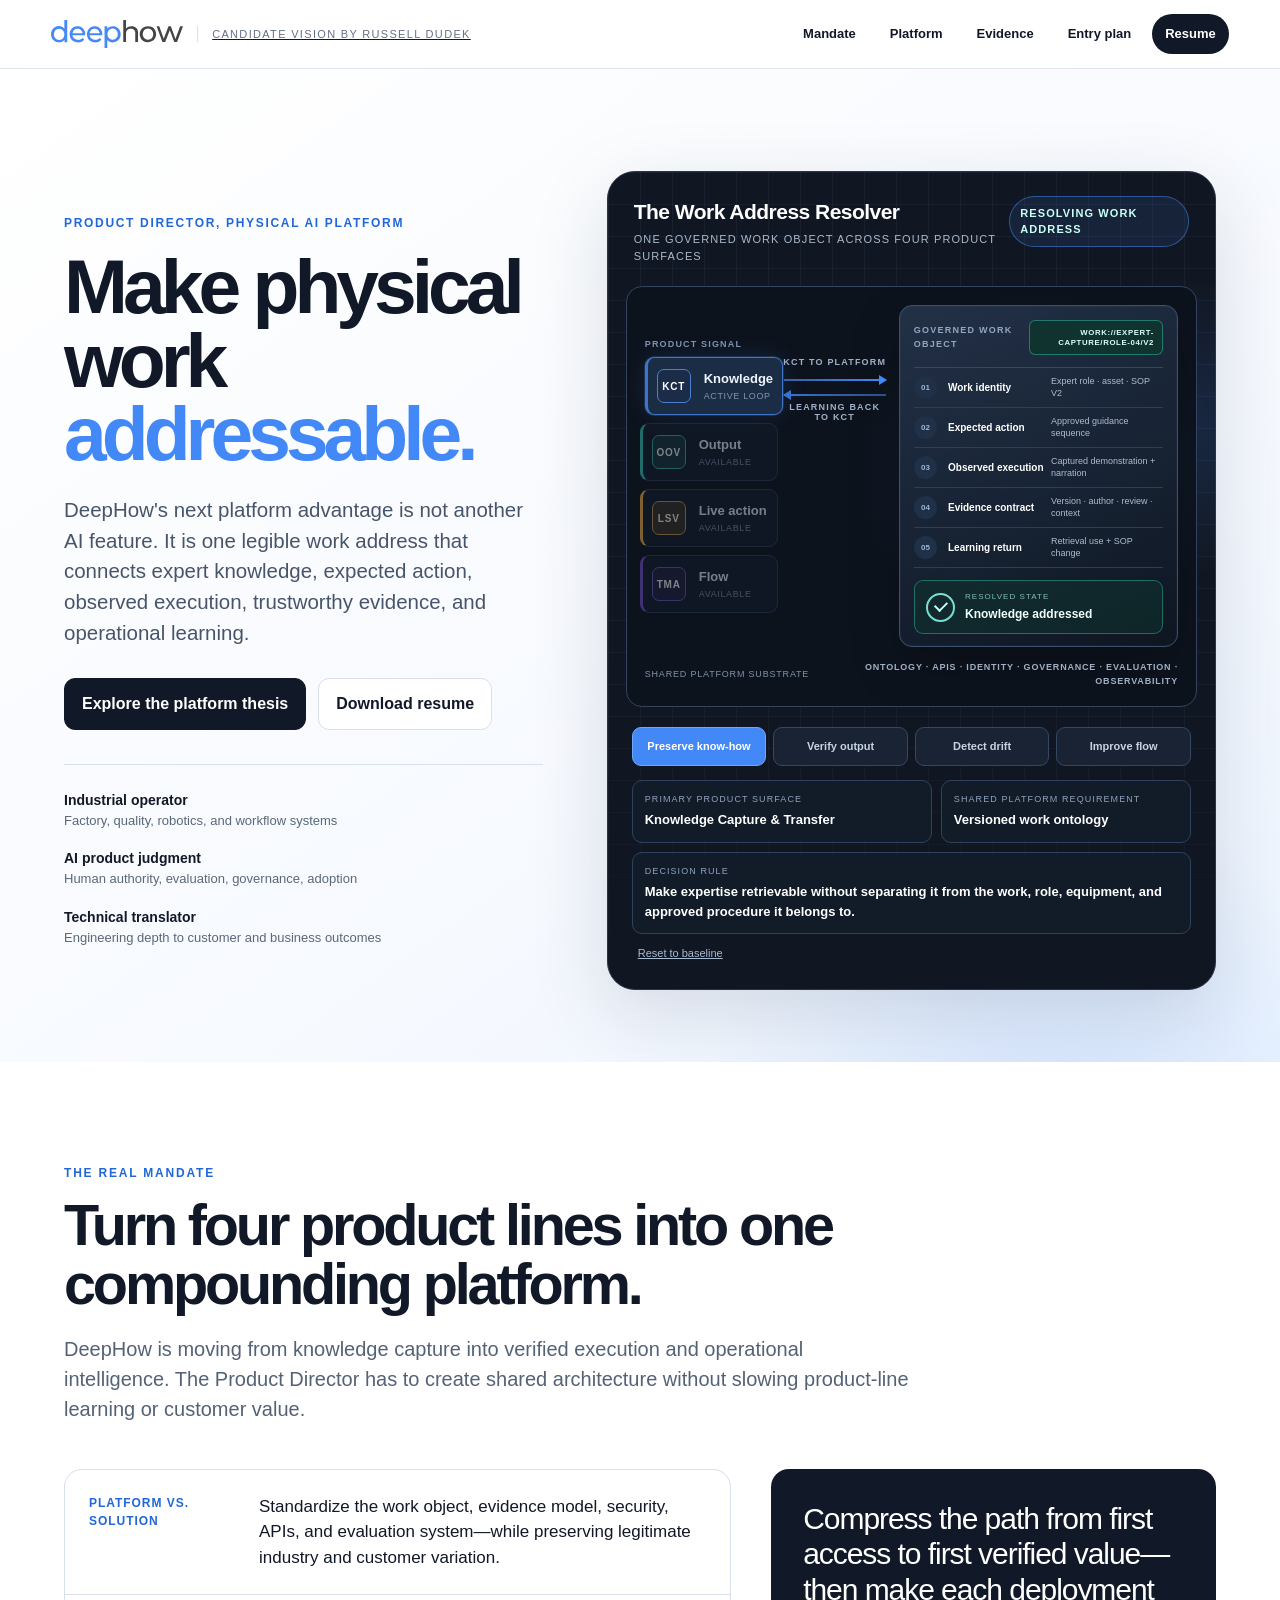
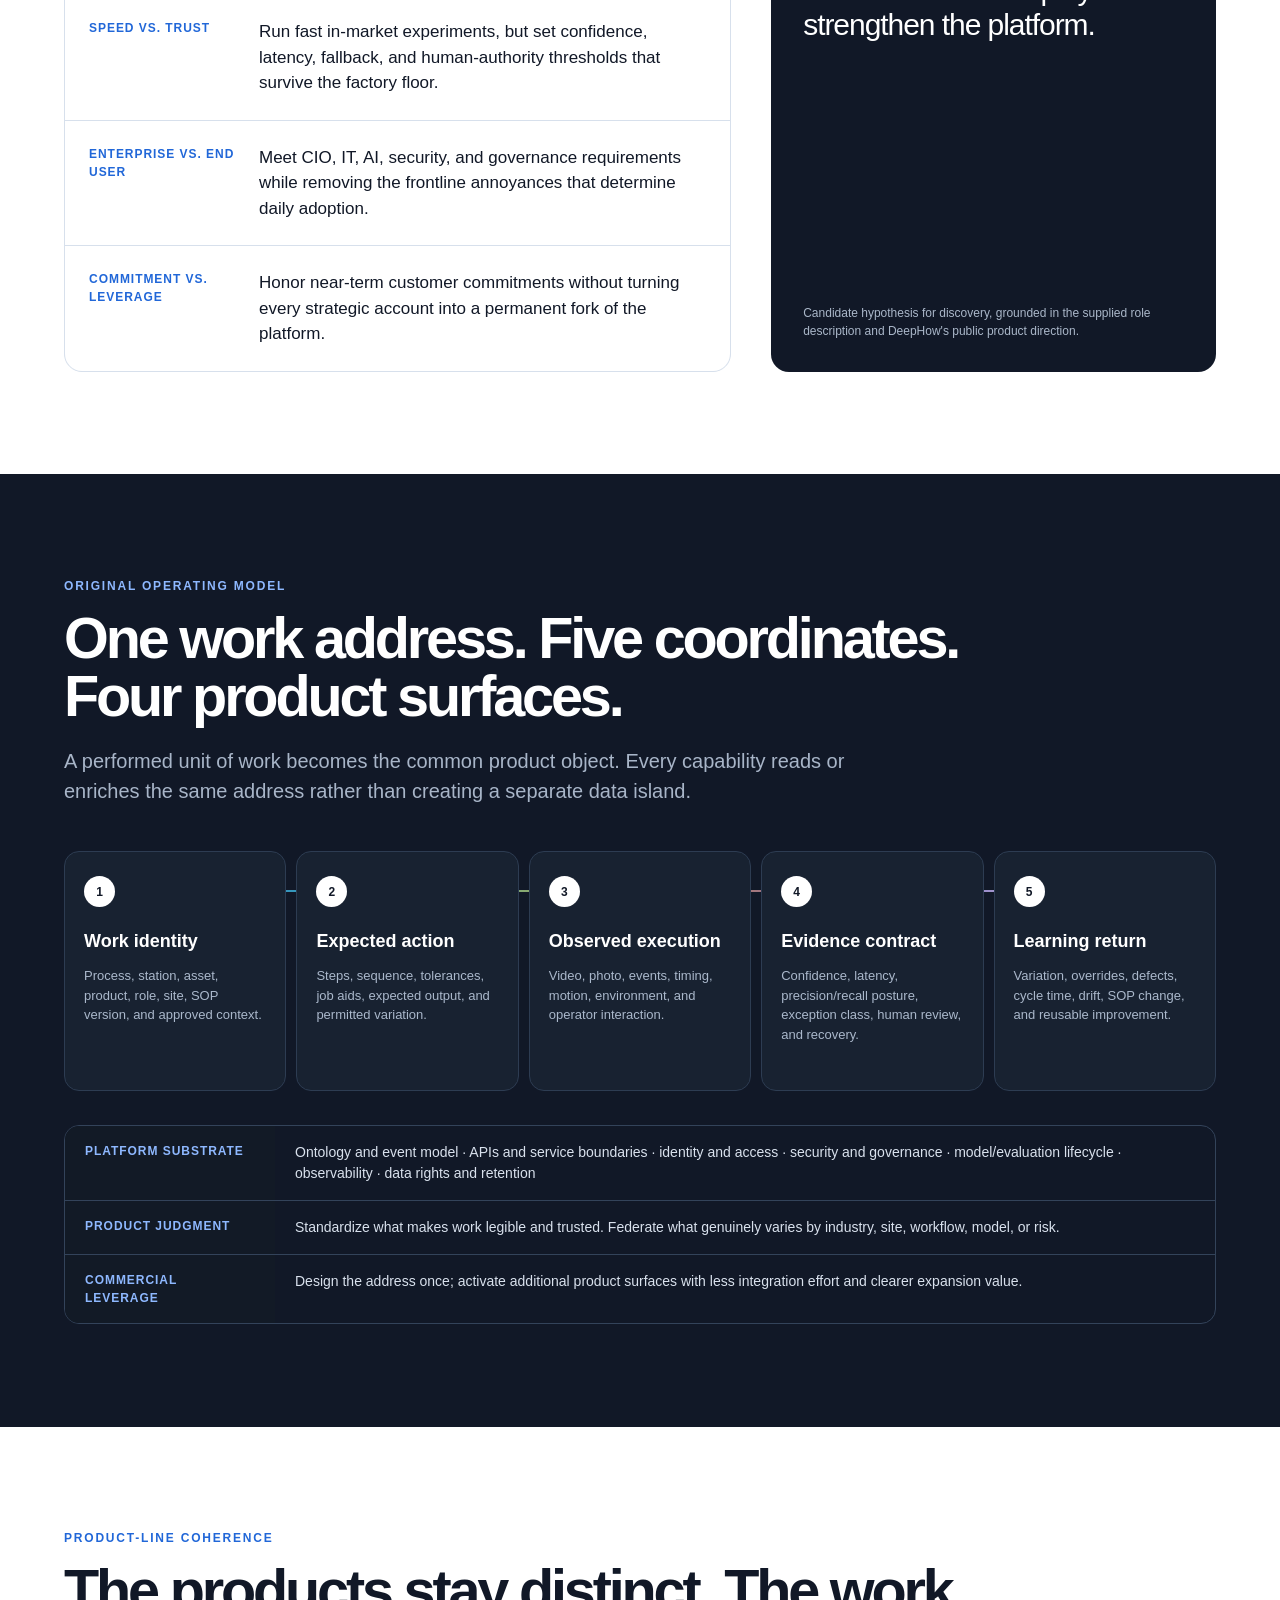
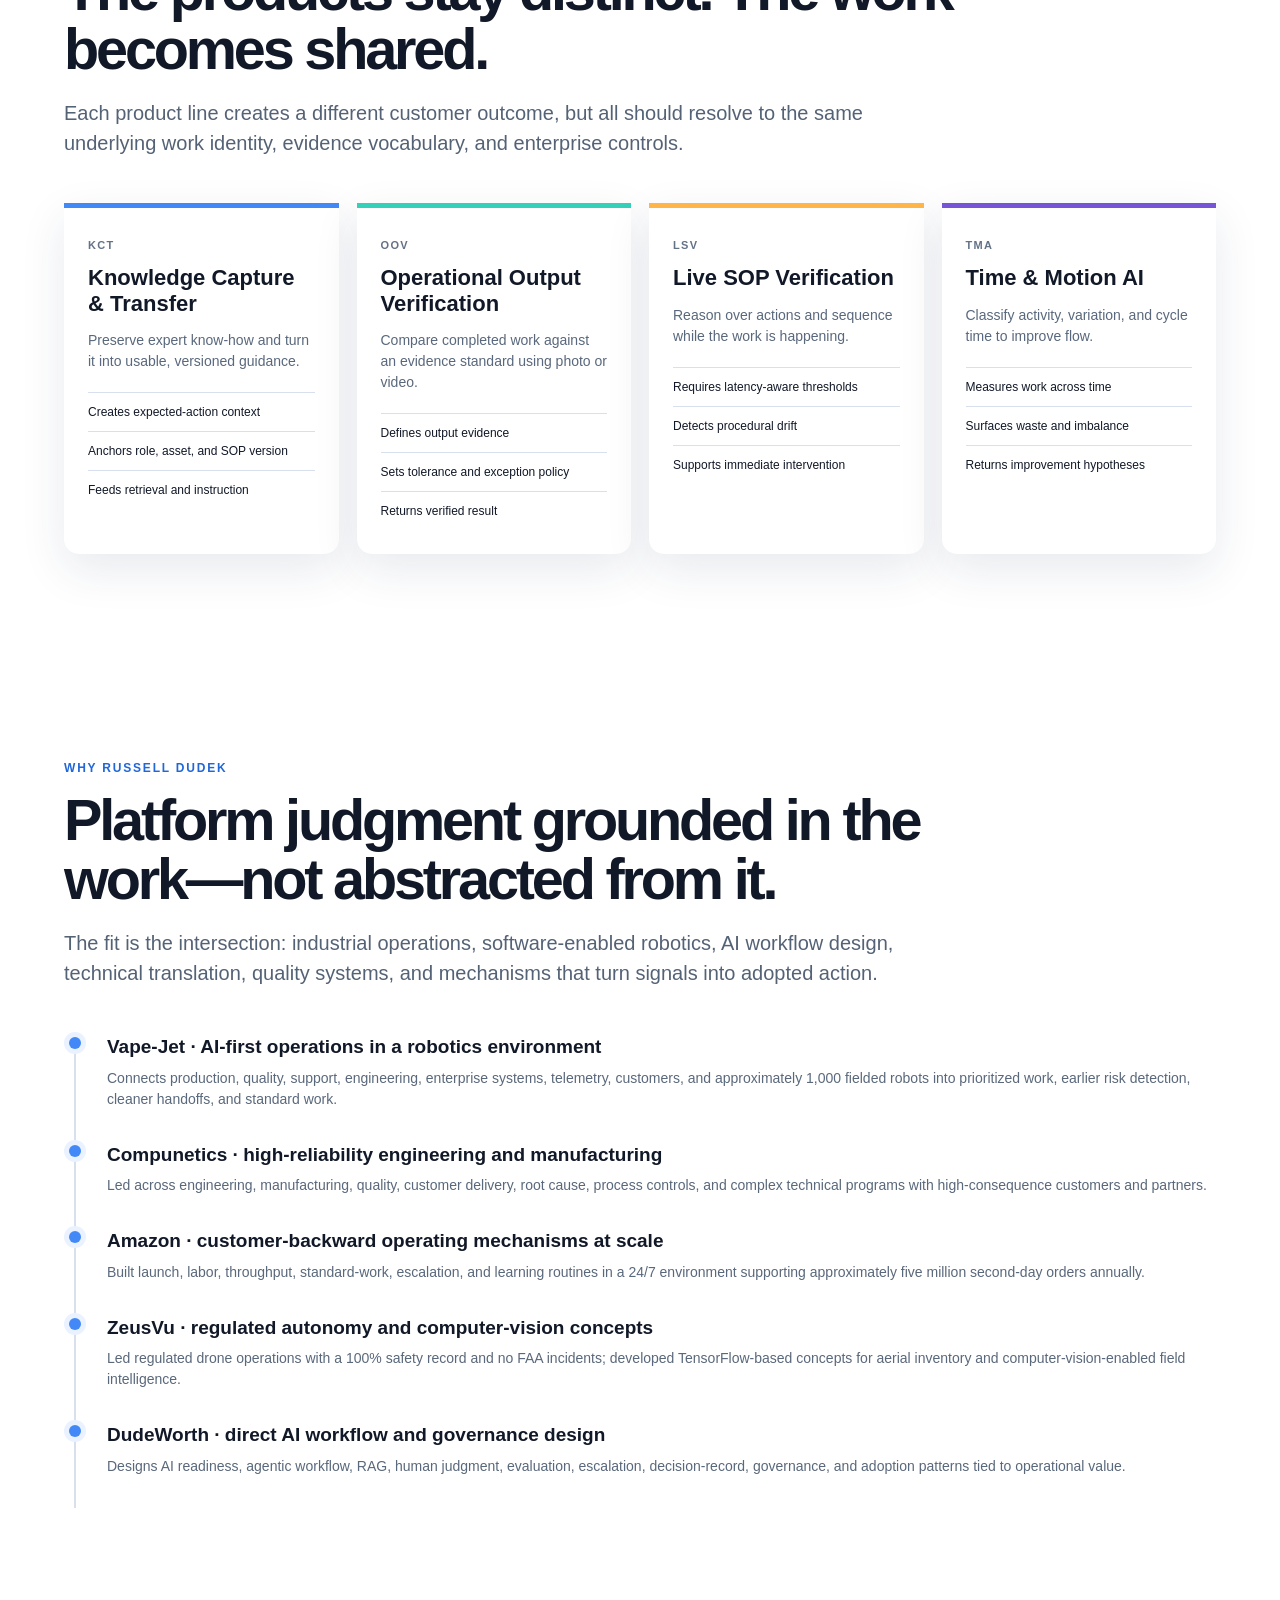
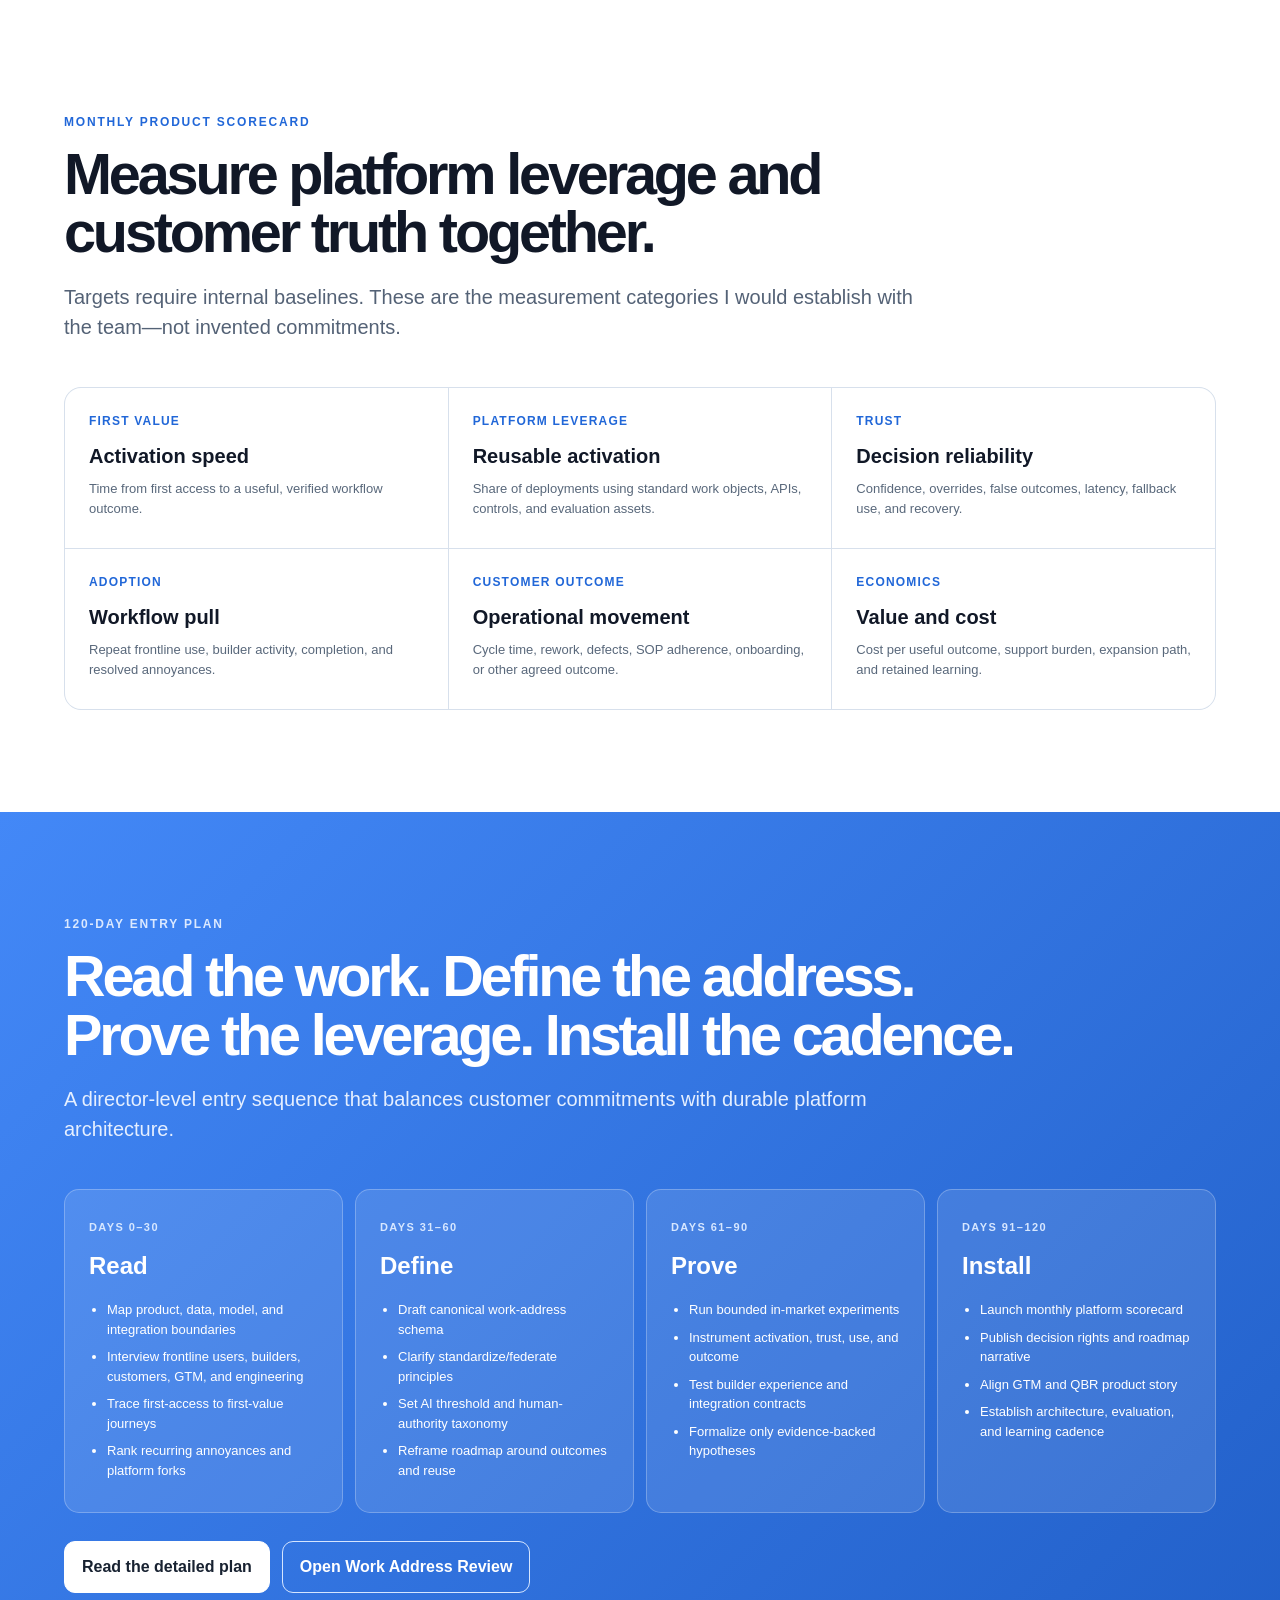
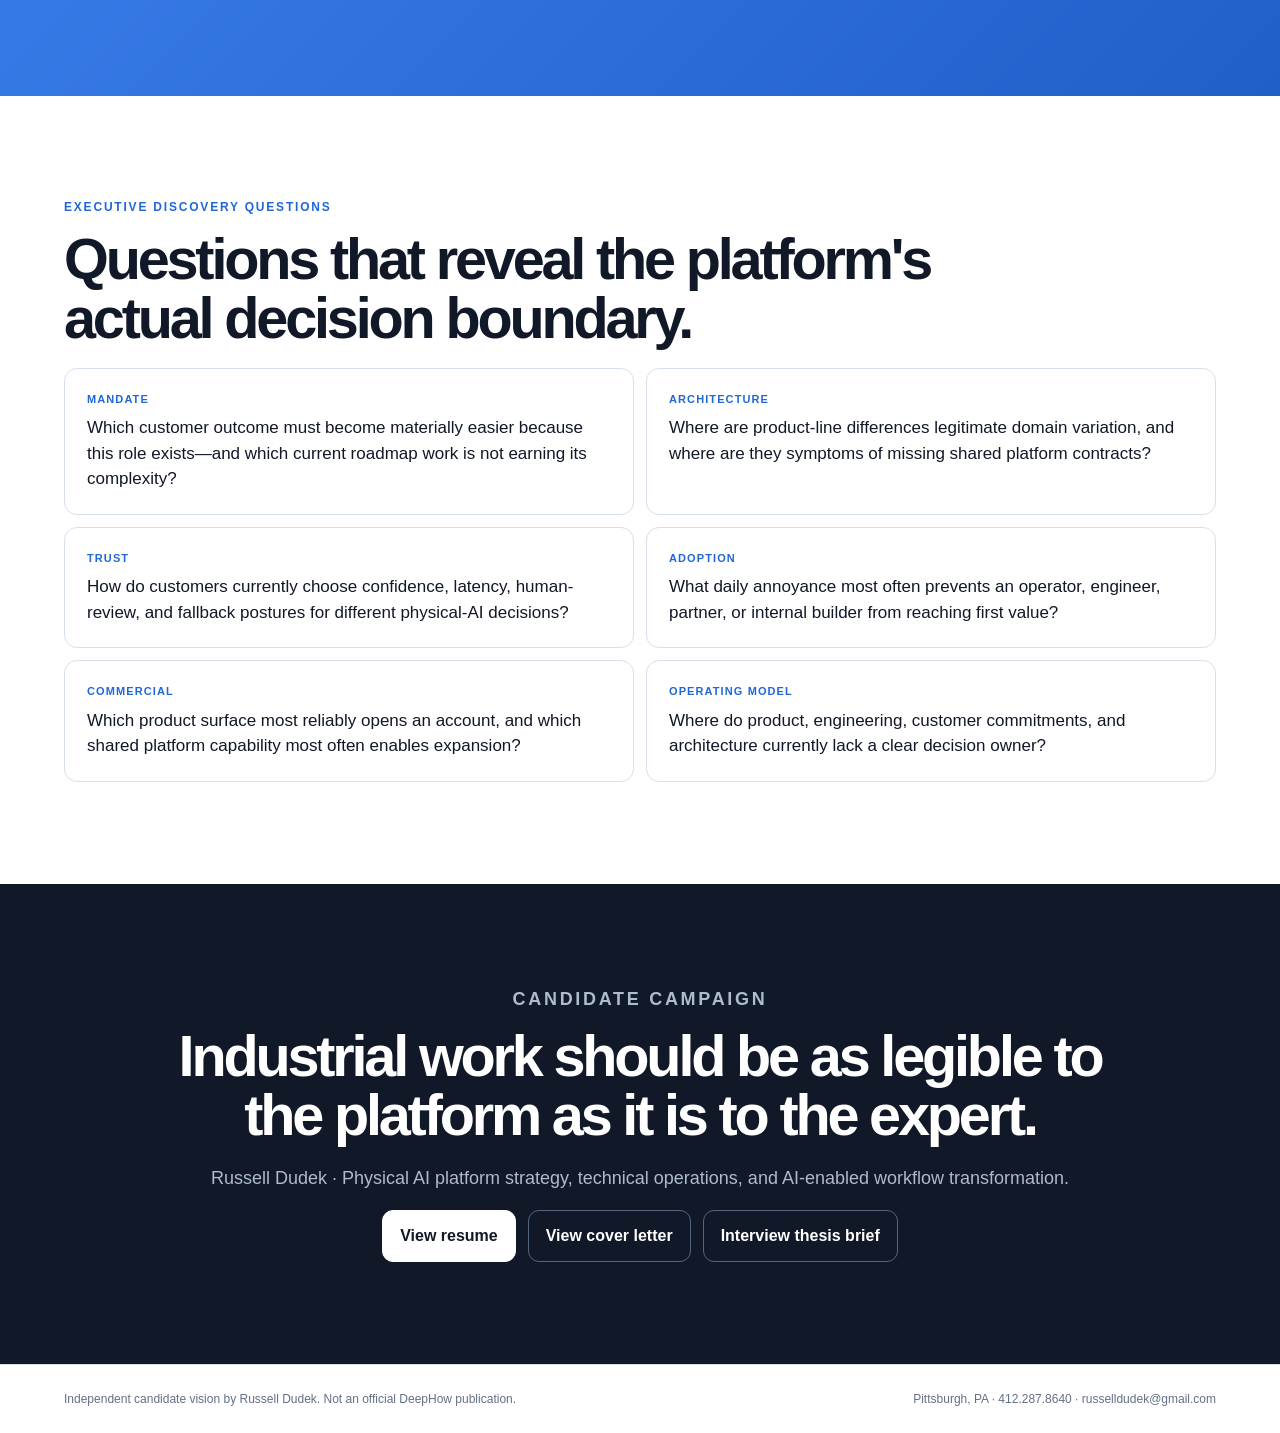
<file: index.html>
<!doctype html><html lang="en"><head><meta charset="utf-8"><meta name="viewport" content="width=device-width,initial-scale=1"><title>Russell Dudek | DeepHow Physical AI Platform</title><link rel="icon" href="assets/brand/deephow-logo.svg" type="image/svg+xml"><meta name="description" content="Independent candidate vision for DeepHow Product Director, Physical AI Platform."><link rel="stylesheet" href="styles.css"><link rel="stylesheet" href="resolver.css"><script defer src="app.js"></script></head><body><nav class="site-nav" aria-label="Primary navigation"><a class="brand-id" href="index.html" aria-label="DeepHow candidate vision home"><img class="company-logo" src="assets/brand/deephow-logo.svg" alt="DeepHow" onerror="this.hidden=true;this.nextElementSibling.hidden=false"><span class="company-wordmark-fallback" hidden><span class="deep">deep</span><span class="how">how</span></span><span class="candidate-label">Candidate vision by Russell Dudek</span></a><button class="mobile-toggle" aria-expanded="false" aria-controls="site-links">Menu</button><div class="site-links" id="site-links"><a href="#mandate">Mandate</a><a href="#architecture">Platform</a><a href="#evidence">Evidence</a><a href="#entry">Entry plan</a><a class="nav-button" href="resume.html">Resume</a></div></nav>
<main>
<section class="hero"><div class="hero-grid"><div><p class="eyebrow">Product Director, Physical AI Platform</p><h1>Make physical work <em>addressable.</em></h1><p class="lead">DeepHow's next platform advantage is not another AI feature. It is one legible work address that connects expert knowledge, expected action, observed execution, trustworthy evidence, and operational learning.</p><div class="hero-actions"><a class="button" href="#architecture">Explore the platform thesis</a><a class="button secondary" href="docs/Russell-Dudek-DeepHow-Resume.pdf" download="Russell-Dudek-DeepHow-Resume.pdf">Download resume</a></div><div class="micro-proof"><div><strong>Industrial operator</strong>Factory, quality, robotics, and workflow systems</div><div><strong>AI product judgment</strong>Human authority, evaluation, governance, adoption</div><div><strong>Technical translator</strong>Engineering depth to customer and business outcomes</div></div></div>
<div class="coordinate-stage" id="work-coordinate" data-phase="idle" data-scenario="knowledge" aria-label="Interactive Work Address Resolver">
  <div class="stage-header"><div><h2>The Work Address Resolver</h2><p>One governed work object across four product surfaces</p></div><span class="stage-state" id="stage-state">Resolving work address</span></div>
  <div class="resolver-viewport" aria-hidden="true">
    <div class="source-rail">
      <span class="source-rail-label">Product signal</span>
      <div class="work-source source-knowledge" data-source="knowledge" aria-current="true"><span class="source-code">KCT</span><span><strong>Knowledge</strong><small class="source-state">Signal selected</small></span></div>
      <div class="work-source source-output" data-source="output" aria-current="false"><span class="source-code">OOV</span><span><strong>Output</strong><small class="source-state">Available</small></span></div>
      <div class="work-source source-live" data-source="live" aria-current="false"><span class="source-code">LSV</span><span><strong>Live action</strong><small class="source-state">Available</small></span></div>
      <div class="work-source source-motion" data-source="motion" aria-current="false"><span class="source-code">TMA</span><span><strong>Flow</strong><small class="source-state">Available</small></span></div>
    </div>
    <div class="resolution-bridge">
      <span class="bridge-label signal-label">Work signal</span><div class="signal-line"><span class="resolution-packet"></span></div>
      <span class="bridge-label return-label">Learning return</span><div class="return-line"><span class="learning-return"></span></div>
    </div>
    <div class="address-assembly">
      <div class="assembly-header"><span>Governed work object</span><strong class="address-tag" id="address-tag">WORK://EXPERT-CAPTURE/ROLE-04/V2</strong></div>
      <div class="address-coordinate" style="--order:0"><span>01</span><b>Work identity</b><em id="coordinate-identity">Expert role · asset · SOP V2</em></div>
      <div class="address-coordinate" style="--order:1"><span>02</span><b>Expected action</b><em id="coordinate-expected">Approved guidance sequence</em></div>
      <div class="address-coordinate" style="--order:2"><span>03</span><b>Observed execution</b><em id="coordinate-observed">Captured demonstration + narration</em></div>
      <div class="address-coordinate" style="--order:3"><span>04</span><b>Evidence contract</b><em id="coordinate-evidence">Version · author · review · context</em></div>
      <div class="address-coordinate" style="--order:4"><span>05</span><b>Learning return</b><em id="coordinate-learning">Retrieval use + SOP change</em></div>
      <div class="resolution-lock"><span class="lock-mark" aria-hidden="true"></span><span><small>Resolved state</small><strong id="resolver-result">Knowledge addressed</strong></span></div>
    </div>
    <div class="shared-substrate"><span>Shared platform substrate</span><i></i><b>Ontology · APIs · identity · governance · evaluation · observability</b></div>
  </div>
  <div class="stage-controls"><div class="scenario-tabs" role="tablist" aria-label="Select a product-line scenario"><button class="scenario-tab" role="tab" aria-selected="true" data-scenario="knowledge">Preserve know-how</button><button class="scenario-tab" role="tab" aria-selected="false" data-scenario="output">Verify output</button><button class="scenario-tab" role="tab" aria-selected="false" data-scenario="live">Detect drift</button><button class="scenario-tab" role="tab" aria-selected="false" data-scenario="motion">Improve flow</button></div><div class="address-readout" aria-live="polite"><div class="readout-block"><span>Primary product surface</span><strong id="surface-value">Knowledge Capture & Transfer</strong></div><div class="readout-block"><span>Shared platform requirement</span><strong id="platform-value">Versioned work ontology</strong></div><div class="readout-block full"><span>Decision rule</span><strong id="decision-value">Make expertise retrievable without separating it from the work, role, equipment, and approved procedure it belongs to.</strong></div></div><button class="reset-button" id="reset-scenario">Reset to baseline</button></div>
</div></div></section>
<section class="section" id="mandate"><div class="section-inner"><p class="section-kicker">The real mandate</p><h2>Turn four product lines into one compounding platform.</h2><p class="section-intro">DeepHow is moving from knowledge capture into verified execution and operational intelligence. The Product Director has to create shared architecture without slowing product-line learning or customer value.</p><div class="pressure-field"><div class="pressure-stack"><div class="pressure-row"><b>Platform vs. solution</b><p>Standardize the work object, evidence model, security, APIs, and evaluation system—while preserving legitimate industry and customer variation.</p></div><div class="pressure-row"><b>Speed vs. trust</b><p>Run fast in-market experiments, but set confidence, latency, fallback, and human-authority thresholds that survive the factory floor.</p></div><div class="pressure-row"><b>Enterprise vs. end user</b><p>Meet CIO, IT, AI, security, and governance requirements while removing the frontline annoyances that determine daily adoption.</p></div><div class="pressure-row"><b>Commitment vs. leverage</b><p>Honor near-term customer commitments without turning every strategic account into a permanent fork of the platform.</p></div></div><aside class="mandate-panel"><blockquote>Compress the path from first access to first verified value—then make each deployment strengthen the platform.</blockquote><small>Candidate hypothesis for discovery, grounded in the supplied role description and DeepHow's public product direction.</small></aside></div></div></section>
<section class="section substrate-section" id="architecture"><div class="section-inner"><p class="section-kicker">Original operating model</p><h2>One work address. Five coordinates. Four product surfaces.</h2><p class="section-intro">A performed unit of work becomes the common product object. Every capability reads or enriches the same address rather than creating a separate data island.</p><div class="address-anatomy"><div class="address-cell"><span class="number">1</span><h3>Work identity</h3><p>Process, station, asset, product, role, site, SOP version, and approved context.</p></div><div class="address-cell"><span class="number">2</span><h3>Expected action</h3><p>Steps, sequence, tolerances, job aids, expected output, and permitted variation.</p></div><div class="address-cell"><span class="number">3</span><h3>Observed execution</h3><p>Video, photo, events, timing, motion, environment, and operator interaction.</p></div><div class="address-cell"><span class="number">4</span><h3>Evidence contract</h3><p>Confidence, latency, precision/recall posture, exception class, human review, and recovery.</p></div><div class="address-cell"><span class="number">5</span><h3>Learning return</h3><p>Variation, overrides, defects, cycle time, drift, SOP change, and reusable improvement.</p></div></div><div class="platform-rails"><div class="rail"><b>Platform substrate</b><span>Ontology and event model · APIs and service boundaries · identity and access · security and governance · model/evaluation lifecycle · observability · data rights and retention</span></div><div class="rail"><b>Product judgment</b><span>Standardize what makes work legible and trusted. Federate what genuinely varies by industry, site, workflow, model, or risk.</span></div><div class="rail"><b>Commercial leverage</b><span>Design the address once; activate additional product surfaces with less integration effort and clearer expansion value.</span></div></div></div></section>
<section class="section"><div class="section-inner"><p class="section-kicker">Product-line coherence</p><h2>The products stay distinct. The work becomes shared.</h2><p class="section-intro">Each product line creates a different customer outcome, but all should resolve to the same underlying work identity, evidence vocabulary, and enterprise controls.</p><div class="product-map"><article class="product-column"><span class="abbr">KCT</span><h3>Knowledge Capture & Transfer</h3><p>Preserve expert know-how and turn it into usable, versioned guidance.</p><ul><li>Creates expected-action context</li><li>Anchors role, asset, and SOP version</li><li>Feeds retrieval and instruction</li></ul></article><article class="product-column"><span class="abbr">OOV</span><h3>Operational Output Verification</h3><p>Compare completed work against an evidence standard using photo or video.</p><ul><li>Defines output evidence</li><li>Sets tolerance and exception policy</li><li>Returns verified result</li></ul></article><article class="product-column"><span class="abbr">LSV</span><h3>Live SOP Verification</h3><p>Reason over actions and sequence while the work is happening.</p><ul><li>Requires latency-aware thresholds</li><li>Detects procedural drift</li><li>Supports immediate intervention</li></ul></article><article class="product-column"><span class="abbr">TMA</span><h3>Time & Motion AI</h3><p>Classify activity, variation, and cycle time to improve flow.</p><ul><li>Measures work across time</li><li>Surfaces waste and imbalance</li><li>Returns improvement hypotheses</li></ul></article></div></div></section>
<section class="section" id="evidence"><div class="section-inner"><p class="section-kicker">Why Russell Dudek</p><h2>Platform judgment grounded in the work—not abstracted from it.</h2><p class="section-intro">The fit is the intersection: industrial operations, software-enabled robotics, AI workflow design, technical translation, quality systems, and mechanisms that turn signals into adopted action.</p><div class="evidence-route" style="grid-template-columns:1fr"><div class="evidence-line"><div class="evidence-item"><h3>Vape-Jet · AI-first operations in a robotics environment</h3><p>Connects production, quality, support, engineering, enterprise systems, telemetry, customers, and approximately 1,000 fielded robots into prioritized work, earlier risk detection, cleaner handoffs, and standard work.</p></div><div class="evidence-item"><h3>Compunetics · high-reliability engineering and manufacturing</h3><p>Led across engineering, manufacturing, quality, customer delivery, root cause, process controls, and complex technical programs with high-consequence customers and partners.</p></div><div class="evidence-item"><h3>Amazon · customer-backward operating mechanisms at scale</h3><p>Built launch, labor, throughput, standard-work, escalation, and learning routines in a 24/7 environment supporting approximately five million second-day orders annually.</p></div><div class="evidence-item"><h3>ZeusVu · regulated autonomy and computer-vision concepts</h3><p>Led regulated drone operations with a 100% safety record and no FAA incidents; developed TensorFlow-based concepts for aerial inventory and computer-vision-enabled field intelligence.</p></div><div class="evidence-item"><h3>DudeWorth · direct AI workflow and governance design</h3><p>Designs AI readiness, agentic workflow, RAG, human judgment, evaluation, escalation, decision-record, governance, and adoption patterns tied to operational value.</p></div></div></div></div></section>
<section class="section"><div class="section-inner"><p class="section-kicker">Monthly product scorecard</p><h2>Measure platform leverage and customer truth together.</h2><p class="section-intro">Targets require internal baselines. These are the measurement categories I would establish with the team—not invented commitments.</p><div class="scorecard"><div class="metric"><b>First value</b><h3>Activation speed</h3><p>Time from first access to a useful, verified workflow outcome.</p></div><div class="metric"><b>Platform leverage</b><h3>Reusable activation</h3><p>Share of deployments using standard work objects, APIs, controls, and evaluation assets.</p></div><div class="metric"><b>Trust</b><h3>Decision reliability</h3><p>Confidence, overrides, false outcomes, latency, fallback use, and recovery.</p></div><div class="metric"><b>Adoption</b><h3>Workflow pull</h3><p>Repeat frontline use, builder activity, completion, and resolved annoyances.</p></div><div class="metric"><b>Customer outcome</b><h3>Operational movement</h3><p>Cycle time, rework, defects, SOP adherence, onboarding, or other agreed outcome.</p></div><div class="metric"><b>Economics</b><h3>Value and cost</h3><p>Cost per useful outcome, support burden, expansion path, and retained learning.</p></div></div></div></section>
<section class="section entry-band" id="entry"><div class="section-inner"><p class="section-kicker">120-day entry plan</p><h2>Read the work. Define the address. Prove the leverage. Install the cadence.</h2><p class="section-intro">A director-level entry sequence that balances customer commitments with durable platform architecture.</p><div class="phases"><article class="phase"><span class="day">Days 0–30</span><h3>Read</h3><ul><li>Map product, data, model, and integration boundaries</li><li>Interview frontline users, builders, customers, GTM, and engineering</li><li>Trace first-access to first-value journeys</li><li>Rank recurring annoyances and platform forks</li></ul></article><article class="phase"><span class="day">Days 31–60</span><h3>Define</h3><ul><li>Draft canonical work-address schema</li><li>Clarify standardize/federate principles</li><li>Set AI threshold and human-authority taxonomy</li><li>Reframe roadmap around outcomes and reuse</li></ul></article><article class="phase"><span class="day">Days 61–90</span><h3>Prove</h3><ul><li>Run bounded in-market experiments</li><li>Instrument activation, trust, use, and outcome</li><li>Test builder experience and integration contracts</li><li>Formalize only evidence-backed hypotheses</li></ul></article><article class="phase"><span class="day">Days 91–120</span><h3>Install</h3><ul><li>Launch monthly platform scorecard</li><li>Publish decision rights and roadmap narrative</li><li>Align GTM and QBR product story</li><li>Establish architecture, evaluation, and learning cadence</li></ul></article></div><div class="hero-actions" style="margin-top:28px"><a class="button" style="background:white;color:#182231;border-color:white" href="120-day-plan.html">Read the detailed plan</a><a class="button secondary" style="border-color:#d5e5ff;color:white;background:transparent" href="work-address-review.html">Open Work Address Review</a></div></div></section>
<section class="section"><div class="section-inner"><p class="section-kicker">Executive discovery questions</p><h2>Questions that reveal the platform's actual decision boundary.</h2><div class="questions-grid"><div class="question"><span>Mandate</span>Which customer outcome must become materially easier because this role exists—and which current roadmap work is not earning its complexity?</div><div class="question"><span>Architecture</span>Where are product-line differences legitimate domain variation, and where are they symptoms of missing shared platform contracts?</div><div class="question"><span>Trust</span>How do customers currently choose confidence, latency, human-review, and fallback postures for different physical-AI decisions?</div><div class="question"><span>Adoption</span>What daily annoyance most often prevents an operator, engineer, partner, or internal builder from reaching first value?</div><div class="question"><span>Commercial</span>Which product surface most reliably opens an account, and which shared platform capability most often enables expansion?</div><div class="question"><span>Operating model</span>Where do product, engineering, customer commitments, and architecture currently lack a clear decision owner?</div></div></div></section>
<section class="section cta"><div class="section-inner"><p class="section-kicker">Candidate campaign</p><h2>Industrial work should be as legible to the platform as it is to the expert.</h2><p>Russell Dudek · Physical AI platform strategy, technical operations, and AI-enabled workflow transformation.</p><div class="cta-actions"><a class="button" href="resume.html">View resume</a><a class="button secondary" href="cover-letter.html">View cover letter</a><a class="button secondary" href="interview-brief.html">Interview thesis brief</a></div></div></section>
</main><footer class="site-footer"><span>Independent candidate vision by Russell Dudek. Not an official DeepHow publication.</span><span>Pittsburgh, PA · 412.287.8640 · russelldudek@gmail.com</span></footer></body></html>
</file>
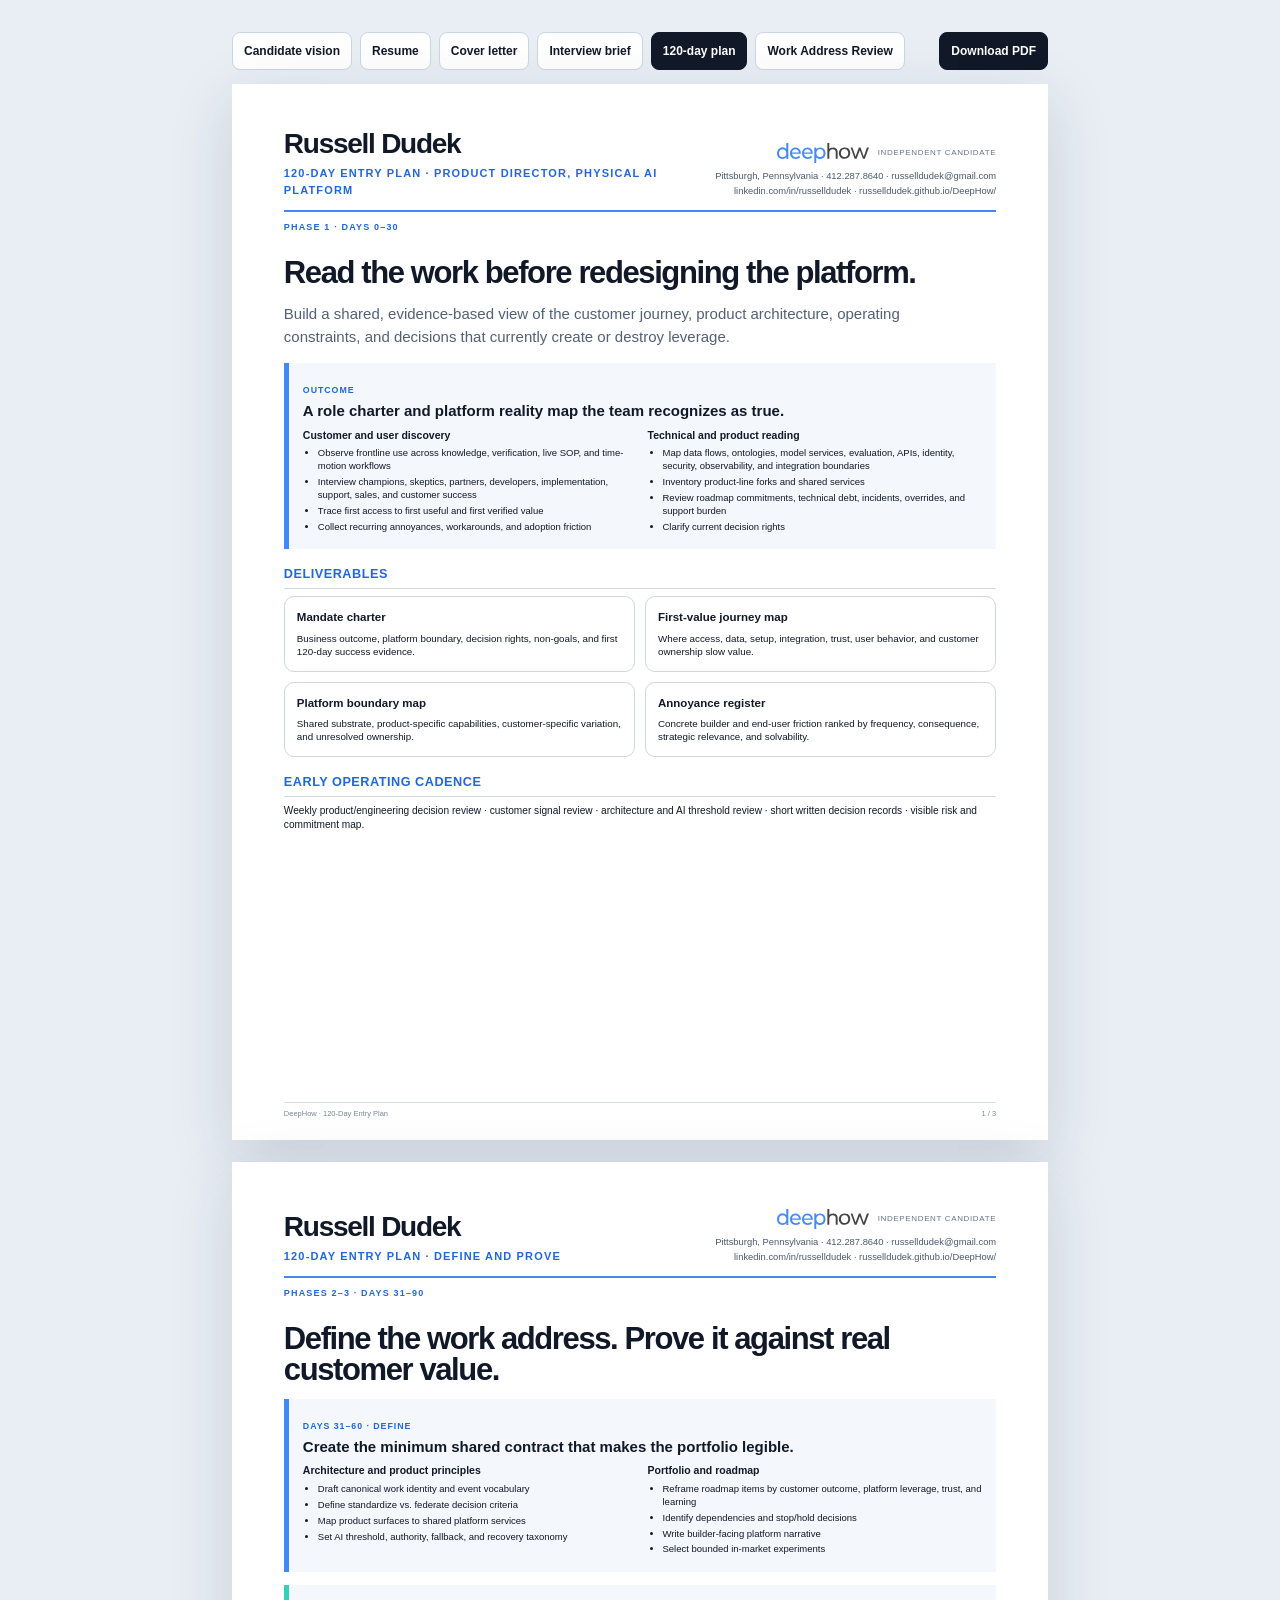
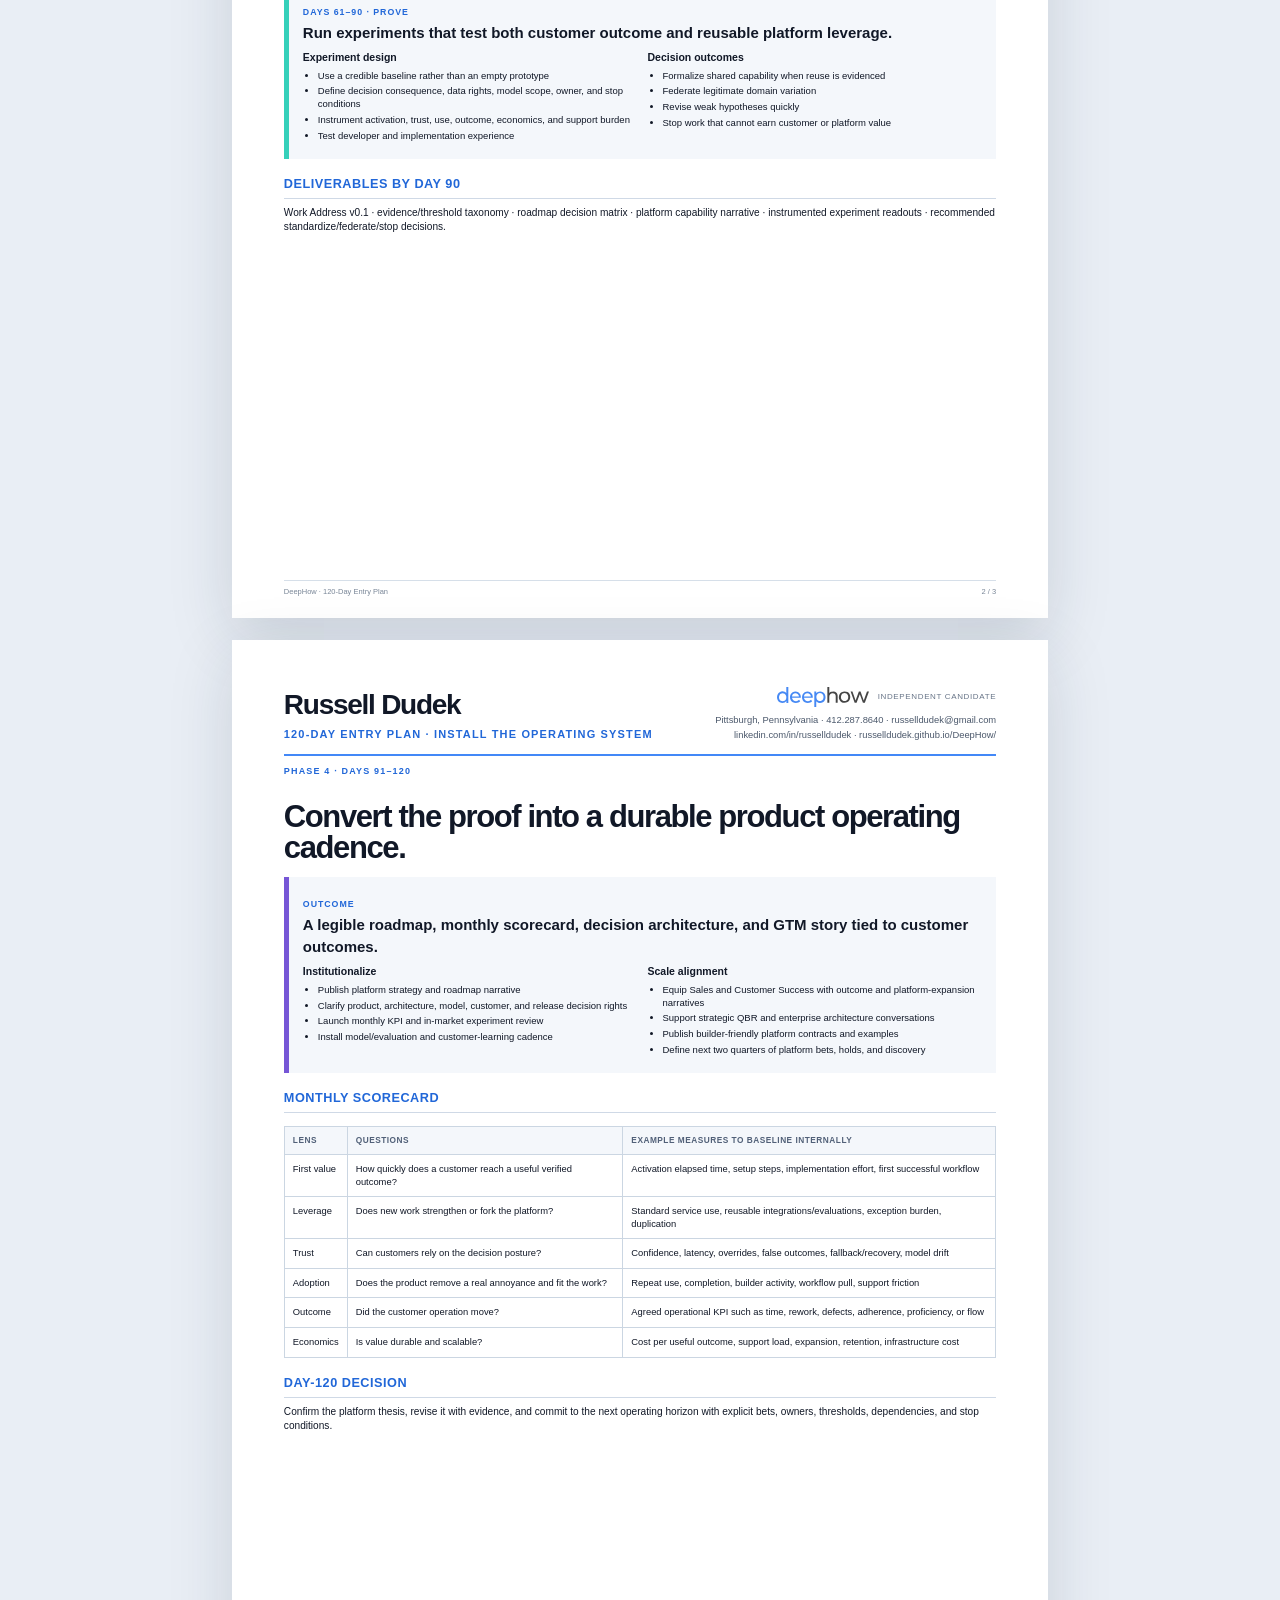
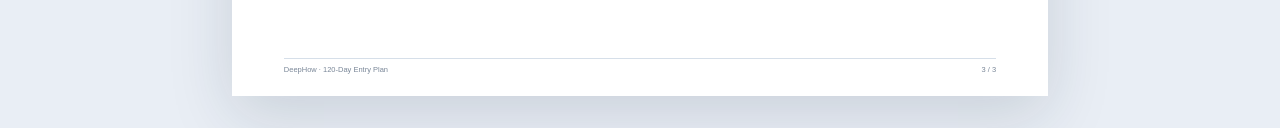
<file: 120-day-plan.html>
<!doctype html><html lang="en"><head><meta charset="utf-8"><meta name="viewport" content="width=device-width,initial-scale=1"><title>120-Day Entry Plan | DeepHow</title><link rel="icon" href="assets/brand/deephow-logo.svg" type="image/svg+xml"><meta name="description" content="120-day entry plan for DeepHow Product Director, Physical AI Platform."><link rel="stylesheet" href="styles.css"><script defer src="app.js"></script></head><body class="document-body"><div class="document-toolbar"><div class="group"><a href="index.html">Candidate vision</a><a href="resume.html">Resume</a><a href="cover-letter.html">Cover letter</a><a href="interview-brief.html">Interview brief</a><a href="120-day-plan.html" class="primary">120-day plan</a><a href="work-address-review.html">Work Address Review</a></div><div class="group"><a class="primary" href="docs/Russell-Dudek-DeepHow-120-Day-Plan.pdf" download="Russell-Dudek-DeepHow-120-Day-Plan.pdf">Download PDF</a></div></div><main class="document-set"><section class="paper paper-break"><header class="doc-header"><div><div class="doc-name">Russell Dudek</div><div class="doc-role">120-Day Entry Plan · Product Director, Physical AI Platform</div></div><div class="doc-contact"><div class="doc-employer"><img class="company-logo" src="assets/brand/deephow-logo.svg" alt="DeepHow" onerror="this.hidden=true;this.nextElementSibling.hidden=false"><span class="company-wordmark-fallback" hidden><span class="deep">deep</span><span class="how">how</span></span><small>Independent candidate</small></div>Pittsburgh, Pennsylvania · 412.287.8640 · russelldudek@gmail.com<br><a href="https://www.linkedin.com/in/russelldudek">linkedin.com/in/russelldudek</a> · <a href="https://russelldudek.github.io/DeepHow/">russelldudek.github.io/DeepHow/</a></div></header><p class="page-kicker">Phase 1 · Days 0–30</p><h1 class="brief-title">Read the work before redesigning the platform.</h1><p class="brief-deck">Build a shared, evidence-based view of the customer journey, product architecture, operating constraints, and decisions that currently create or destroy leverage.</p><div class="plan-phase"><span class="day">Outcome</span><h3>A role charter and platform reality map the team recognizes as true.</h3><div class="plan-grid"><div><h4>Customer and user discovery</h4><ul><li>Observe frontline use across knowledge, verification, live SOP, and time-motion workflows</li><li>Interview champions, skeptics, partners, developers, implementation, support, sales, and customer success</li><li>Trace first access to first useful and first verified value</li><li>Collect recurring annoyances, workarounds, and adoption friction</li></ul></div><div><h4>Technical and product reading</h4><ul><li>Map data flows, ontologies, model services, evaluation, APIs, identity, security, observability, and integration boundaries</li><li>Inventory product-line forks and shared services</li><li>Review roadmap commitments, technical debt, incidents, overrides, and support burden</li><li>Clarify current decision rights</li></ul></div></div></div><section class="doc-section"><h2>Deliverables</h2><div class="brief-grid"><div class="brief-card"><h3>Mandate charter</h3><p>Business outcome, platform boundary, decision rights, non-goals, and first 120-day success evidence.</p></div><div class="brief-card"><h3>First-value journey map</h3><p>Where access, data, setup, integration, trust, user behavior, and customer ownership slow value.</p></div><div class="brief-card"><h3>Platform boundary map</h3><p>Shared substrate, product-specific capabilities, customer-specific variation, and unresolved ownership.</p></div><div class="brief-card"><h3>Annoyance register</h3><p>Concrete builder and end-user friction ranked by frequency, consequence, strategic relevance, and solvability.</p></div></div></section><section class="doc-section"><h2>Early operating cadence</h2><p>Weekly product/engineering decision review · customer signal review · architecture and AI threshold review · short written decision records · visible risk and commitment map.</p></section><footer class="doc-footer"><span>DeepHow · 120-Day Entry Plan</span><span>1 / 3</span></footer></section><section class="paper paper-break"><header class="doc-header"><div><div class="doc-name">Russell Dudek</div><div class="doc-role">120-Day Entry Plan · Define and Prove</div></div><div class="doc-contact"><div class="doc-employer"><img class="company-logo" src="assets/brand/deephow-logo.svg" alt="DeepHow" onerror="this.hidden=true;this.nextElementSibling.hidden=false"><span class="company-wordmark-fallback" hidden><span class="deep">deep</span><span class="how">how</span></span><small>Independent candidate</small></div>Pittsburgh, Pennsylvania · 412.287.8640 · russelldudek@gmail.com<br><a href="https://www.linkedin.com/in/russelldudek">linkedin.com/in/russelldudek</a> · <a href="https://russelldudek.github.io/DeepHow/">russelldudek.github.io/DeepHow/</a></div></header><p class="page-kicker">Phases 2–3 · Days 31–90</p><h1 class="brief-title">Define the work address. Prove it against real customer value.</h1><div class="plan-phase"><span class="day">Days 31–60 · Define</span><h3>Create the minimum shared contract that makes the portfolio legible.</h3><div class="plan-grid"><div><h4>Architecture and product principles</h4><ul><li>Draft canonical work identity and event vocabulary</li><li>Define standardize vs. federate decision criteria</li><li>Map product surfaces to shared platform services</li><li>Set AI threshold, authority, fallback, and recovery taxonomy</li></ul></div><div><h4>Portfolio and roadmap</h4><ul><li>Reframe roadmap items by customer outcome, platform leverage, trust, and learning</li><li>Identify dependencies and stop/hold decisions</li><li>Write builder-facing platform narrative</li><li>Select bounded in-market experiments</li></ul></div></div></div><div class="plan-phase" style="border-color:var(--wa-cyan)"><span class="day">Days 61–90 · Prove</span><h3>Run experiments that test both customer outcome and reusable platform leverage.</h3><div class="plan-grid"><div><h4>Experiment design</h4><ul><li>Use a credible baseline rather than an empty prototype</li><li>Define decision consequence, data rights, model scope, owner, and stop conditions</li><li>Instrument activation, trust, use, outcome, economics, and support burden</li><li>Test developer and implementation experience</li></ul></div><div><h4>Decision outcomes</h4><ul><li>Formalize shared capability when reuse is evidenced</li><li>Federate legitimate domain variation</li><li>Revise weak hypotheses quickly</li><li>Stop work that cannot earn customer or platform value</li></ul></div></div></div><section class="doc-section"><h2>Deliverables by day 90</h2><p>Work Address v0.1 · evidence/threshold taxonomy · roadmap decision matrix · platform capability narrative · instrumented experiment readouts · recommended standardize/federate/stop decisions.</p></section><footer class="doc-footer"><span>DeepHow · 120-Day Entry Plan</span><span>2 / 3</span></footer></section><section class="paper paper-break"><header class="doc-header"><div><div class="doc-name">Russell Dudek</div><div class="doc-role">120-Day Entry Plan · Install the Operating System</div></div><div class="doc-contact"><div class="doc-employer"><img class="company-logo" src="assets/brand/deephow-logo.svg" alt="DeepHow" onerror="this.hidden=true;this.nextElementSibling.hidden=false"><span class="company-wordmark-fallback" hidden><span class="deep">deep</span><span class="how">how</span></span><small>Independent candidate</small></div>Pittsburgh, Pennsylvania · 412.287.8640 · russelldudek@gmail.com<br><a href="https://www.linkedin.com/in/russelldudek">linkedin.com/in/russelldudek</a> · <a href="https://russelldudek.github.io/DeepHow/">russelldudek.github.io/DeepHow/</a></div></header><p class="page-kicker">Phase 4 · Days 91–120</p><h1 class="brief-title">Convert the proof into a durable product operating cadence.</h1><div class="plan-phase" style="border-color:var(--wa-violet)"><span class="day">Outcome</span><h3>A legible roadmap, monthly scorecard, decision architecture, and GTM story tied to customer outcomes.</h3><div class="plan-grid"><div><h4>Institutionalize</h4><ul><li>Publish platform strategy and roadmap narrative</li><li>Clarify product, architecture, model, customer, and release decision rights</li><li>Launch monthly KPI and in-market experiment review</li><li>Install model/evaluation and customer-learning cadence</li></ul></div><div><h4>Scale alignment</h4><ul><li>Equip Sales and Customer Success with outcome and platform-expansion narratives</li><li>Support strategic QBR and enterprise architecture conversations</li><li>Publish builder-friendly platform contracts and examples</li><li>Define next two quarters of platform bets, holds, and discovery</li></ul></div></div></div><section class="doc-section"><h2>Monthly scorecard</h2><table class="review-table"><tr><th>Lens</th><th>Questions</th><th>Example measures to baseline internally</th></tr><tr><td>First value</td><td>How quickly does a customer reach a useful verified outcome?</td><td>Activation elapsed time, setup steps, implementation effort, first successful workflow</td></tr><tr><td>Leverage</td><td>Does new work strengthen or fork the platform?</td><td>Standard service use, reusable integrations/evaluations, exception burden, duplication</td></tr><tr><td>Trust</td><td>Can customers rely on the decision posture?</td><td>Confidence, latency, overrides, false outcomes, fallback/recovery, model drift</td></tr><tr><td>Adoption</td><td>Does the product remove a real annoyance and fit the work?</td><td>Repeat use, completion, builder activity, workflow pull, support friction</td></tr><tr><td>Outcome</td><td>Did the customer operation move?</td><td>Agreed operational KPI such as time, rework, defects, adherence, proficiency, or flow</td></tr><tr><td>Economics</td><td>Is value durable and scalable?</td><td>Cost per useful outcome, support load, expansion, retention, infrastructure cost</td></tr></table></section><section class="doc-section"><h2>Day-120 decision</h2><p>Confirm the platform thesis, revise it with evidence, and commit to the next operating horizon with explicit bets, owners, thresholds, dependencies, and stop conditions.</p></section><footer class="doc-footer"><span>DeepHow · 120-Day Entry Plan</span><span>3 / 3</span></footer></section></main></body></html>
</file>
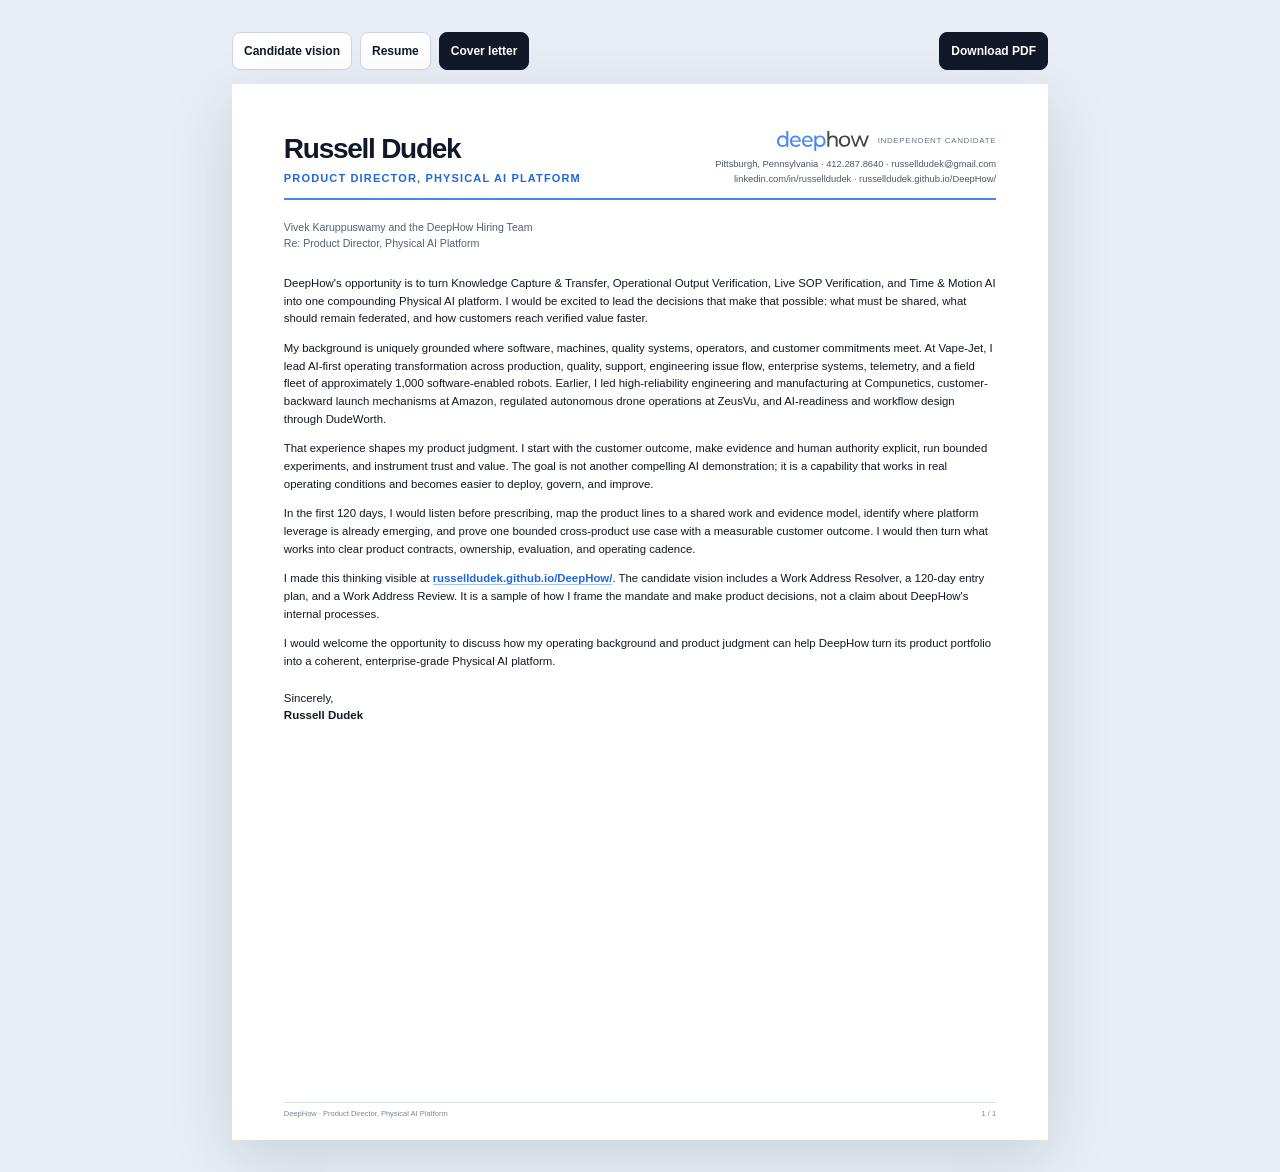
<file: cover-letter.html>
<!doctype html>
<html lang="en">
<head>
  <meta charset="utf-8">
  <meta name="viewport" content="width=device-width,initial-scale=1">
  <title>Russell Dudek Cover Letter | DeepHow</title>
  <link rel="icon" href="assets/brand/deephow-logo.svg" type="image/svg+xml">
  <meta name="description" content="Cover letter for DeepHow Product Director, Physical AI Platform.">
  <link rel="stylesheet" href="styles.css">
  <link rel="stylesheet" href="documents.css">
  <script defer src="app.js"></script>
</head>
<body class="document-body cover-document">
  <div class="document-toolbar">
    <div class="group">
      <a href="index.html">Candidate vision</a>
      <a href="resume.html">Resume</a>
      <a href="cover-letter.html" class="primary">Cover letter</a>
    </div>
    <div class="group">
      <a class="primary" href="docs/Russell-Dudek-DeepHow-Cover-Letter.pdf" download="Russell-Dudek-DeepHow-Cover-Letter.pdf">Download PDF</a>
    </div>
  </div>

  <main class="document-set">
    <section class="paper paper-break">
      <header class="doc-header">
        <div>
          <div class="doc-name">Russell Dudek</div>
          <div class="doc-role">Product Director, Physical AI Platform</div>
        </div>
        <div class="doc-contact">
          <div class="doc-employer">
            <img class="company-logo" src="assets/brand/deephow-logo.svg" alt="DeepHow" onerror="this.hidden=true;this.nextElementSibling.hidden=false">
            <span class="company-wordmark-fallback" hidden><span class="deep">deep</span><span class="how">how</span></span>
            <small>Independent candidate</small>
          </div>
          Pittsburgh, Pennsylvania · 412.287.8640 · russelldudek@gmail.com<br>
          <a href="https://www.linkedin.com/in/russelldudek">linkedin.com/in/russelldudek</a> ·
          <a href="https://russelldudek.github.io/DeepHow/">russelldudek.github.io/DeepHow/</a>
        </div>
      </header>

      <div class="letter-address">Vivek Karuppuswamy and the DeepHow Hiring Team<br>Re: Product Director, Physical AI Platform</div>

      <div class="letter-body">
        <p>DeepHow's opportunity is to turn Knowledge Capture &amp; Transfer, Operational Output Verification, Live SOP Verification, and Time &amp; Motion AI into one compounding Physical AI platform. I would be excited to lead the decisions that make that possible: what must be shared, what should remain federated, and how customers reach verified value faster.</p>

        <p>My background is uniquely grounded where software, machines, quality systems, operators, and customer commitments meet. At Vape-Jet, I lead AI-first operating transformation across production, quality, support, engineering issue flow, enterprise systems, telemetry, and a field fleet of approximately 1,000 software-enabled robots. Earlier, I led high-reliability engineering and manufacturing at Compunetics, customer-backward launch mechanisms at Amazon, regulated autonomous drone operations at ZeusVu, and AI-readiness and workflow design through DudeWorth.</p>

        <p>That experience shapes my product judgment. I start with the customer outcome, make evidence and human authority explicit, run bounded experiments, and instrument trust and value. The goal is not another compelling AI demonstration; it is a capability that works in real operating conditions and becomes easier to deploy, govern, and improve.</p>

        <p>In the first 120 days, I would listen before prescribing, map the product lines to a shared work and evidence model, identify where platform leverage is already emerging, and prove one bounded cross-product use case with a measurable customer outcome. I would then turn what works into clear product contracts, ownership, evaluation, and operating cadence.</p>

        <p>I made this thinking visible at <a href="https://russelldudek.github.io/DeepHow/"><strong>russelldudek.github.io/DeepHow/</strong></a>. The candidate vision includes a Work Address Resolver, a 120-day entry plan, and a Work Address Review. It is a sample of how I frame the mandate and make product decisions, not a claim about DeepHow's internal processes.</p>

        <p>I would welcome the opportunity to discuss how my operating background and product judgment can help DeepHow turn its product portfolio into a coherent, enterprise-grade Physical AI platform.</p>
      </div>

      <div class="signature">Sincerely,<br><strong>Russell Dudek</strong></div>
      <footer class="doc-footer"><span>DeepHow · Product Director, Physical AI Platform</span><span>1 / 1</span></footer>
    </section>
  </main>
</body>
</html>
</file>
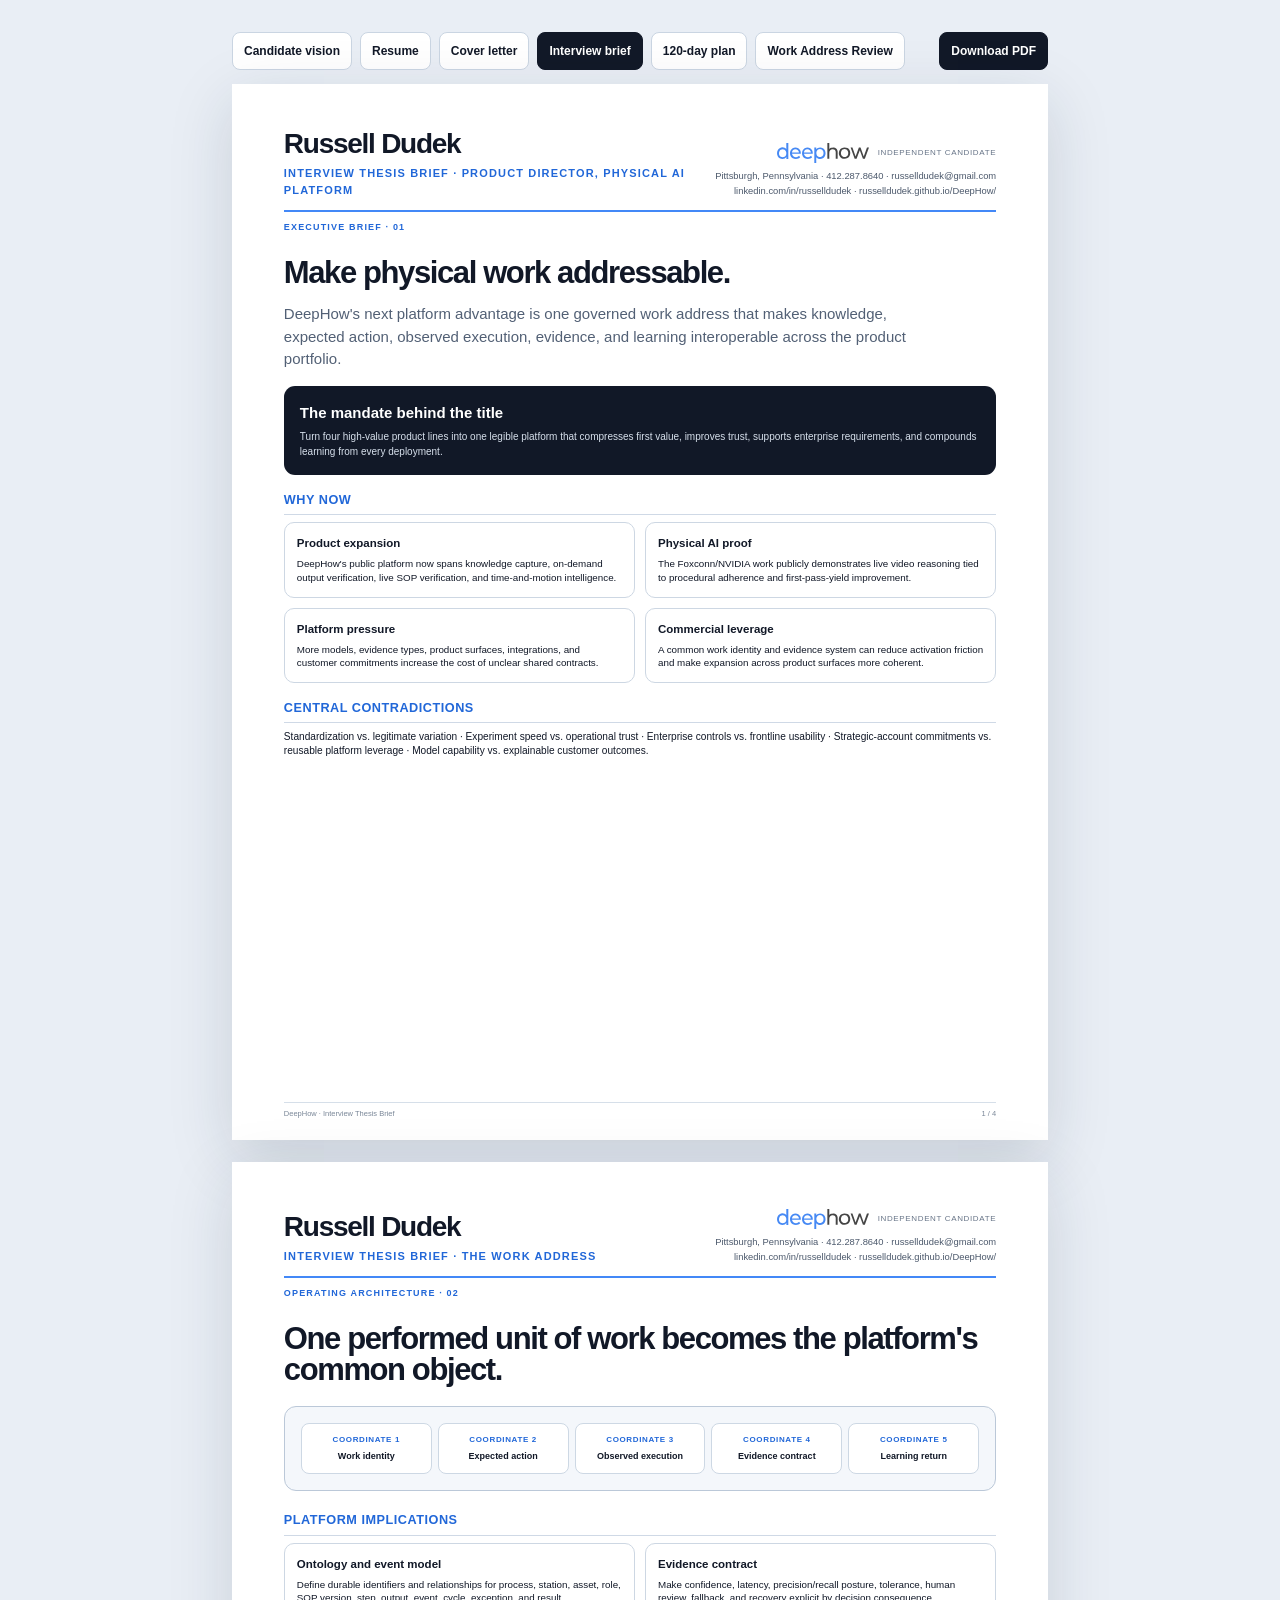
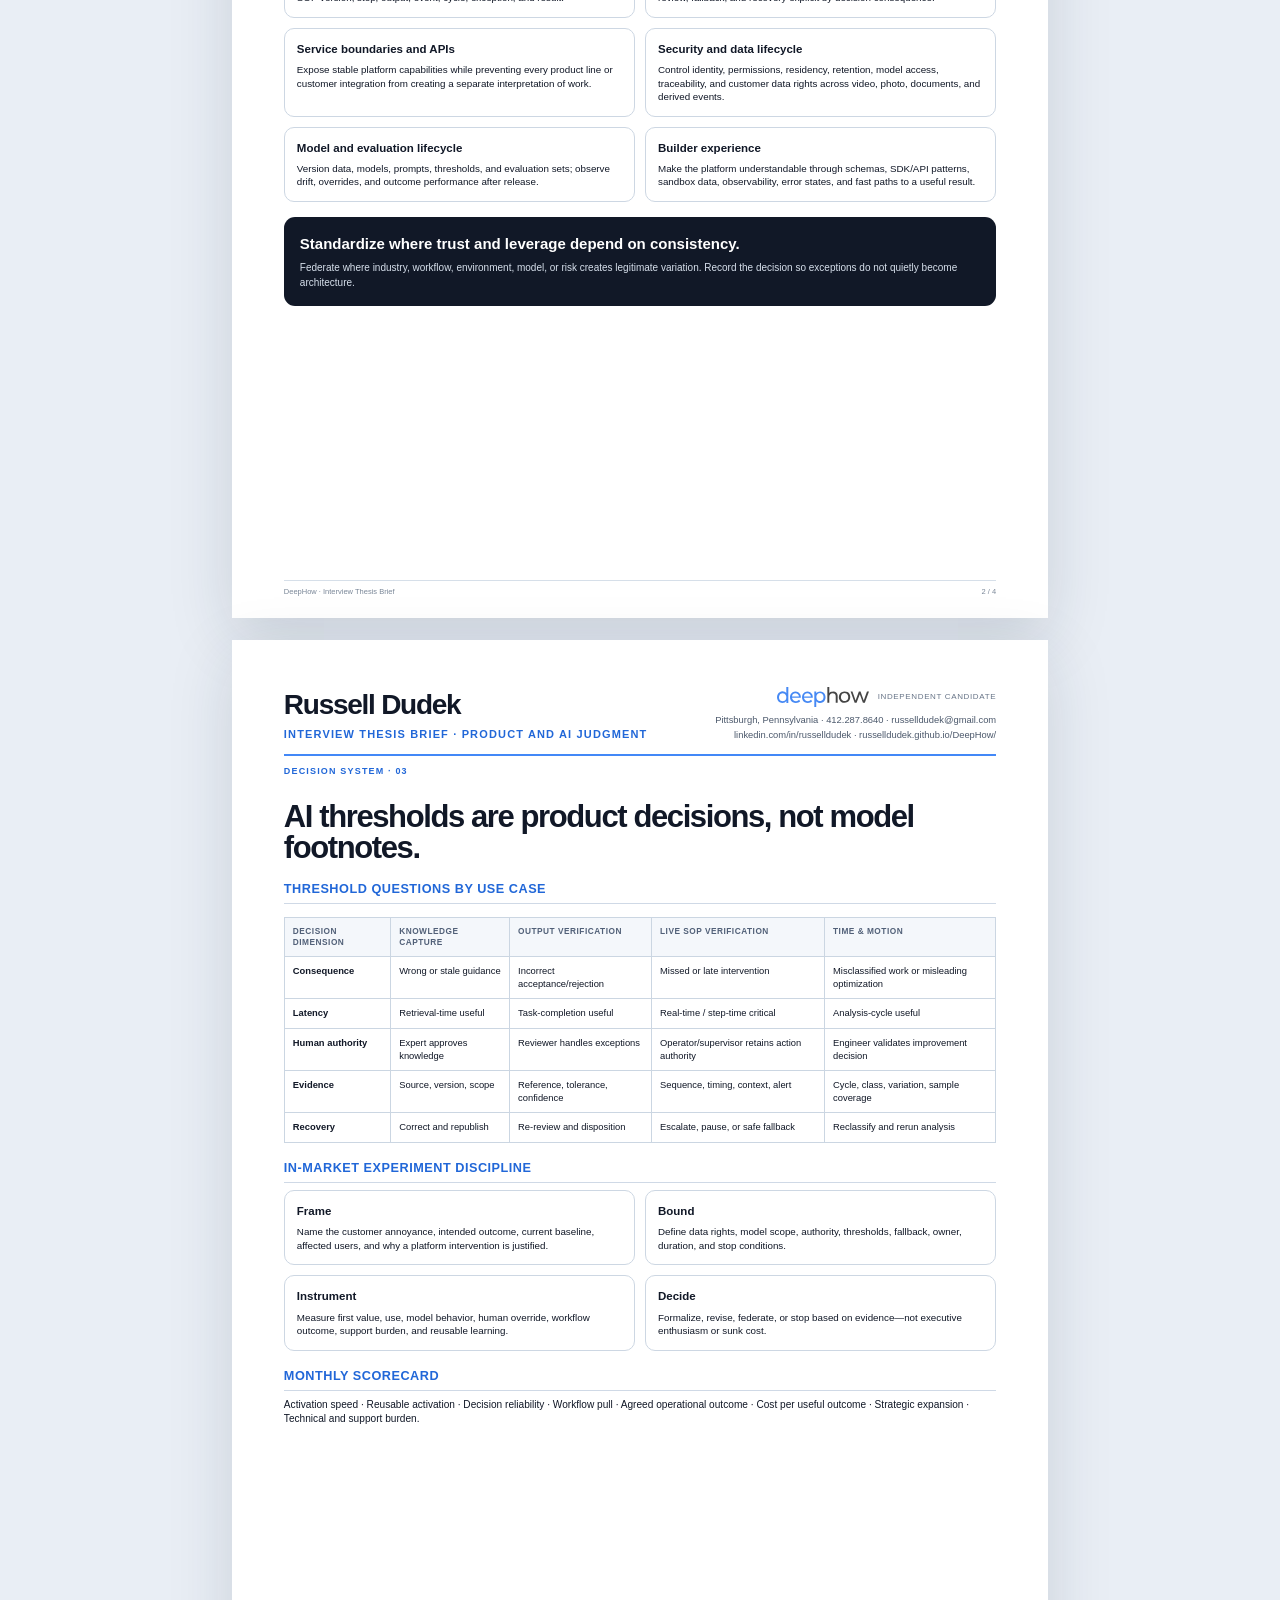
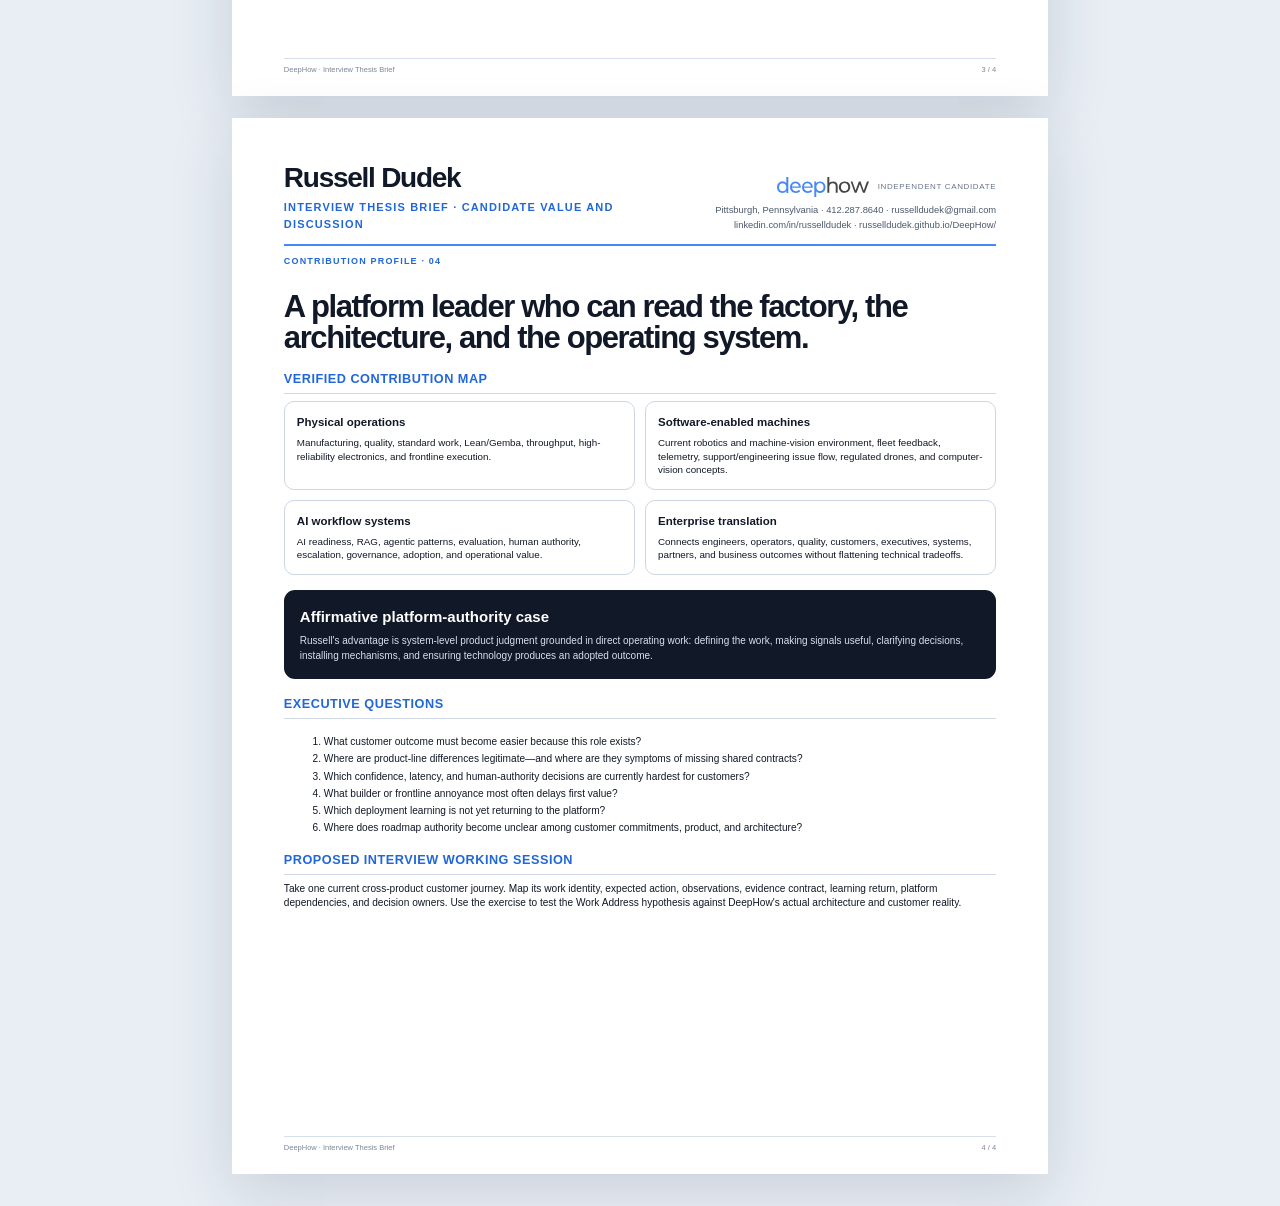
<file: interview-brief.html>
<!doctype html><html lang="en"><head><meta charset="utf-8"><meta name="viewport" content="width=device-width,initial-scale=1"><title>Interview Thesis Brief | DeepHow</title><link rel="icon" href="assets/brand/deephow-logo.svg" type="image/svg+xml"><meta name="description" content="Interview thesis brief for DeepHow Physical AI Platform."><link rel="stylesheet" href="styles.css"><script defer src="app.js"></script></head><body class="document-body"><div class="document-toolbar"><div class="group"><a href="index.html">Candidate vision</a><a href="resume.html">Resume</a><a href="cover-letter.html">Cover letter</a><a href="interview-brief.html" class="primary">Interview brief</a><a href="120-day-plan.html">120-day plan</a><a href="work-address-review.html">Work Address Review</a></div><div class="group"><a class="primary" href="docs/Russell-Dudek-DeepHow-Interview-Thesis.pdf" download="Russell-Dudek-DeepHow-Interview-Thesis.pdf">Download PDF</a></div></div><main class="document-set"><section class="paper paper-break"><header class="doc-header"><div><div class="doc-name">Russell Dudek</div><div class="doc-role">Interview Thesis Brief · Product Director, Physical AI Platform</div></div><div class="doc-contact"><div class="doc-employer"><img class="company-logo" src="assets/brand/deephow-logo.svg" alt="DeepHow" onerror="this.hidden=true;this.nextElementSibling.hidden=false"><span class="company-wordmark-fallback" hidden><span class="deep">deep</span><span class="how">how</span></span><small>Independent candidate</small></div>Pittsburgh, Pennsylvania · 412.287.8640 · russelldudek@gmail.com<br><a href="https://www.linkedin.com/in/russelldudek">linkedin.com/in/russelldudek</a> · <a href="https://russelldudek.github.io/DeepHow/">russelldudek.github.io/DeepHow/</a></div></header><p class="page-kicker">Executive brief · 01</p><h1 class="brief-title">Make physical work addressable.</h1><p class="brief-deck">DeepHow's next platform advantage is one governed work address that makes knowledge, expected action, observed execution, evidence, and learning interoperable across the product portfolio.</p><div class="callout"><h3>The mandate behind the title</h3><p>Turn four high-value product lines into one legible platform that compresses first value, improves trust, supports enterprise requirements, and compounds learning from every deployment.</p></div><section class="doc-section"><h2>Why now</h2><div class="brief-grid"><div class="brief-card"><h3>Product expansion</h3><p>DeepHow's public platform now spans knowledge capture, on-demand output verification, live SOP verification, and time-and-motion intelligence.</p></div><div class="brief-card"><h3>Physical AI proof</h3><p>The Foxconn/NVIDIA work publicly demonstrates live video reasoning tied to procedural adherence and first-pass-yield improvement.</p></div><div class="brief-card"><h3>Platform pressure</h3><p>More models, evidence types, product surfaces, integrations, and customer commitments increase the cost of unclear shared contracts.</p></div><div class="brief-card"><h3>Commercial leverage</h3><p>A common work identity and evidence system can reduce activation friction and make expansion across product surfaces more coherent.</p></div></div></section><section class="doc-section"><h2>Central contradictions</h2><p>Standardization vs. legitimate variation · Experiment speed vs. operational trust · Enterprise controls vs. frontline usability · Strategic-account commitments vs. reusable platform leverage · Model capability vs. explainable customer outcomes.</p></section><footer class="doc-footer"><span>DeepHow · Interview Thesis Brief</span><span>1 / 4</span></footer></section><section class="paper paper-break"><header class="doc-header"><div><div class="doc-name">Russell Dudek</div><div class="doc-role">Interview Thesis Brief · The Work Address</div></div><div class="doc-contact"><div class="doc-employer"><img class="company-logo" src="assets/brand/deephow-logo.svg" alt="DeepHow" onerror="this.hidden=true;this.nextElementSibling.hidden=false"><span class="company-wordmark-fallback" hidden><span class="deep">deep</span><span class="how">how</span></span><small>Independent candidate</small></div>Pittsburgh, Pennsylvania · 412.287.8640 · russelldudek@gmail.com<br><a href="https://www.linkedin.com/in/russelldudek">linkedin.com/in/russelldudek</a> · <a href="https://russelldudek.github.io/DeepHow/">russelldudek.github.io/DeepHow/</a></div></header><p class="page-kicker">Operating architecture · 02</p><h1 class="brief-title">One performed unit of work becomes the platform's common object.</h1><div class="artifact-diagram"><div class="artifact-row"><div class="artifact-node"><b>Coordinate 1</b>Work identity</div><div class="artifact-node"><b>Coordinate 2</b>Expected action</div><div class="artifact-node"><b>Coordinate 3</b>Observed execution</div><div class="artifact-node"><b>Coordinate 4</b>Evidence contract</div><div class="artifact-node"><b>Coordinate 5</b>Learning return</div></div></div><section class="doc-section"><h2>Platform implications</h2><div class="brief-grid"><div class="brief-card"><h3>Ontology and event model</h3><p>Define durable identifiers and relationships for process, station, asset, role, SOP version, step, output, event, cycle, exception, and result.</p></div><div class="brief-card"><h3>Evidence contract</h3><p>Make confidence, latency, precision/recall posture, tolerance, human review, fallback, and recovery explicit by decision consequence.</p></div><div class="brief-card"><h3>Service boundaries and APIs</h3><p>Expose stable platform capabilities while preventing every product line or customer integration from creating a separate interpretation of work.</p></div><div class="brief-card"><h3>Security and data lifecycle</h3><p>Control identity, permissions, residency, retention, model access, traceability, and customer data rights across video, photo, documents, and derived events.</p></div><div class="brief-card"><h3>Model and evaluation lifecycle</h3><p>Version data, models, prompts, thresholds, and evaluation sets; observe drift, overrides, and outcome performance after release.</p></div><div class="brief-card"><h3>Builder experience</h3><p>Make the platform understandable through schemas, SDK/API patterns, sandbox data, observability, error states, and fast paths to a useful result.</p></div></div></section><div class="callout"><h3>Standardize where trust and leverage depend on consistency.</h3><p>Federate where industry, workflow, environment, model, or risk creates legitimate variation. Record the decision so exceptions do not quietly become architecture.</p></div><footer class="doc-footer"><span>DeepHow · Interview Thesis Brief</span><span>2 / 4</span></footer></section><section class="paper paper-break"><header class="doc-header"><div><div class="doc-name">Russell Dudek</div><div class="doc-role">Interview Thesis Brief · Product and AI Judgment</div></div><div class="doc-contact"><div class="doc-employer"><img class="company-logo" src="assets/brand/deephow-logo.svg" alt="DeepHow" onerror="this.hidden=true;this.nextElementSibling.hidden=false"><span class="company-wordmark-fallback" hidden><span class="deep">deep</span><span class="how">how</span></span><small>Independent candidate</small></div>Pittsburgh, Pennsylvania · 412.287.8640 · russelldudek@gmail.com<br><a href="https://www.linkedin.com/in/russelldudek">linkedin.com/in/russelldudek</a> · <a href="https://russelldudek.github.io/DeepHow/">russelldudek.github.io/DeepHow/</a></div></header><p class="page-kicker">Decision system · 03</p><h1 class="brief-title">AI thresholds are product decisions, not model footnotes.</h1><section class="doc-section"><h2>Threshold questions by use case</h2><table class="review-table"><tr><th>Decision dimension</th><th>Knowledge capture</th><th>Output verification</th><th>Live SOP verification</th><th>Time &amp; motion</th></tr><tr><td><strong>Consequence</strong></td><td>Wrong or stale guidance</td><td>Incorrect acceptance/rejection</td><td>Missed or late intervention</td><td>Misclassified work or misleading optimization</td></tr><tr><td><strong>Latency</strong></td><td>Retrieval-time useful</td><td>Task-completion useful</td><td>Real-time / step-time critical</td><td>Analysis-cycle useful</td></tr><tr><td><strong>Human authority</strong></td><td>Expert approves knowledge</td><td>Reviewer handles exceptions</td><td>Operator/supervisor retains action authority</td><td>Engineer validates improvement decision</td></tr><tr><td><strong>Evidence</strong></td><td>Source, version, scope</td><td>Reference, tolerance, confidence</td><td>Sequence, timing, context, alert</td><td>Cycle, class, variation, sample coverage</td></tr><tr><td><strong>Recovery</strong></td><td>Correct and republish</td><td>Re-review and disposition</td><td>Escalate, pause, or safe fallback</td><td>Reclassify and rerun analysis</td></tr></table></section><section class="doc-section"><h2>In-market experiment discipline</h2><div class="brief-grid"><div class="brief-card"><h3>Frame</h3><p>Name the customer annoyance, intended outcome, current baseline, affected users, and why a platform intervention is justified.</p></div><div class="brief-card"><h3>Bound</h3><p>Define data rights, model scope, authority, thresholds, fallback, owner, duration, and stop conditions.</p></div><div class="brief-card"><h3>Instrument</h3><p>Measure first value, use, model behavior, human override, workflow outcome, support burden, and reusable learning.</p></div><div class="brief-card"><h3>Decide</h3><p>Formalize, revise, federate, or stop based on evidence—not executive enthusiasm or sunk cost.</p></div></div></section><section class="doc-section"><h2>Monthly scorecard</h2><p>Activation speed · Reusable activation · Decision reliability · Workflow pull · Agreed operational outcome · Cost per useful outcome · Strategic expansion · Technical and support burden.</p></section><footer class="doc-footer"><span>DeepHow · Interview Thesis Brief</span><span>3 / 4</span></footer></section><section class="paper paper-break"><header class="doc-header"><div><div class="doc-name">Russell Dudek</div><div class="doc-role">Interview Thesis Brief · Candidate Value and Discussion</div></div><div class="doc-contact"><div class="doc-employer"><img class="company-logo" src="assets/brand/deephow-logo.svg" alt="DeepHow" onerror="this.hidden=true;this.nextElementSibling.hidden=false"><span class="company-wordmark-fallback" hidden><span class="deep">deep</span><span class="how">how</span></span><small>Independent candidate</small></div>Pittsburgh, Pennsylvania · 412.287.8640 · russelldudek@gmail.com<br><a href="https://www.linkedin.com/in/russelldudek">linkedin.com/in/russelldudek</a> · <a href="https://russelldudek.github.io/DeepHow/">russelldudek.github.io/DeepHow/</a></div></header><p class="page-kicker">Contribution profile · 04</p><h1 class="brief-title">A platform leader who can read the factory, the architecture, and the operating system.</h1><section class="doc-section"><h2>Verified contribution map</h2><div class="brief-grid"><div class="brief-card"><h3>Physical operations</h3><p>Manufacturing, quality, standard work, Lean/Gemba, throughput, high-reliability electronics, and frontline execution.</p></div><div class="brief-card"><h3>Software-enabled machines</h3><p>Current robotics and machine-vision environment, fleet feedback, telemetry, support/engineering issue flow, regulated drones, and computer-vision concepts.</p></div><div class="brief-card"><h3>AI workflow systems</h3><p>AI readiness, RAG, agentic patterns, evaluation, human authority, escalation, governance, adoption, and operational value.</p></div><div class="brief-card"><h3>Enterprise translation</h3><p>Connects engineers, operators, quality, customers, executives, systems, partners, and business outcomes without flattening technical tradeoffs.</p></div></div></section><div class="callout"><h3>Affirmative platform-authority case</h3><p>Russell's advantage is system-level product judgment grounded in direct operating work: defining the work, making signals useful, clarifying decisions, installing mechanisms, and ensuring technology produces an adopted outcome.</p></div><section class="doc-section"><h2>Executive questions</h2><ol><li>What customer outcome must become easier because this role exists?</li><li>Where are product-line differences legitimate—and where are they symptoms of missing shared contracts?</li><li>Which confidence, latency, and human-authority decisions are currently hardest for customers?</li><li>What builder or frontline annoyance most often delays first value?</li><li>Which deployment learning is not yet returning to the platform?</li><li>Where does roadmap authority become unclear among customer commitments, product, and architecture?</li></ol></section><section class="doc-section"><h2>Proposed interview working session</h2><p>Take one current cross-product customer journey. Map its work identity, expected action, observations, evidence contract, learning return, platform dependencies, and decision owners. Use the exercise to test the Work Address hypothesis against DeepHow's actual architecture and customer reality.</p></section><footer class="doc-footer"><span>DeepHow · Interview Thesis Brief</span><span>4 / 4</span></footer></section></main></body></html>
</file>
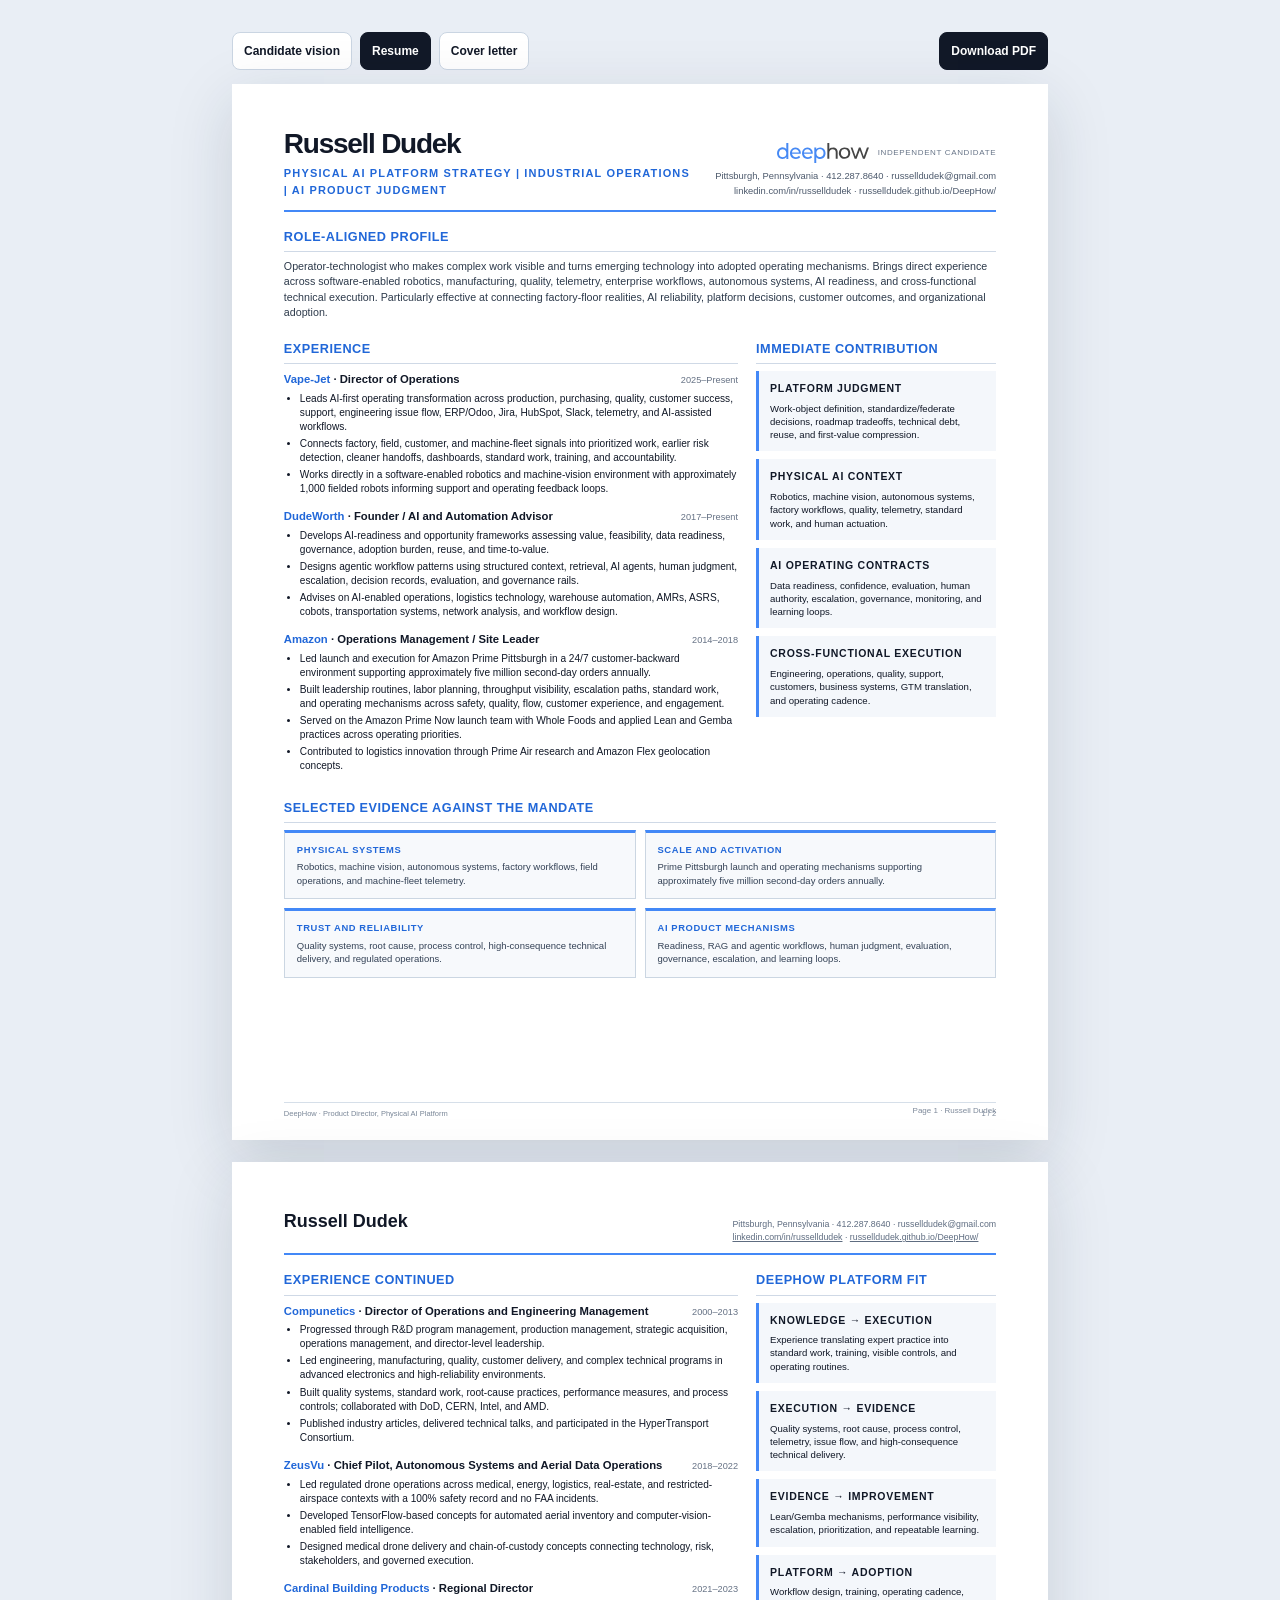
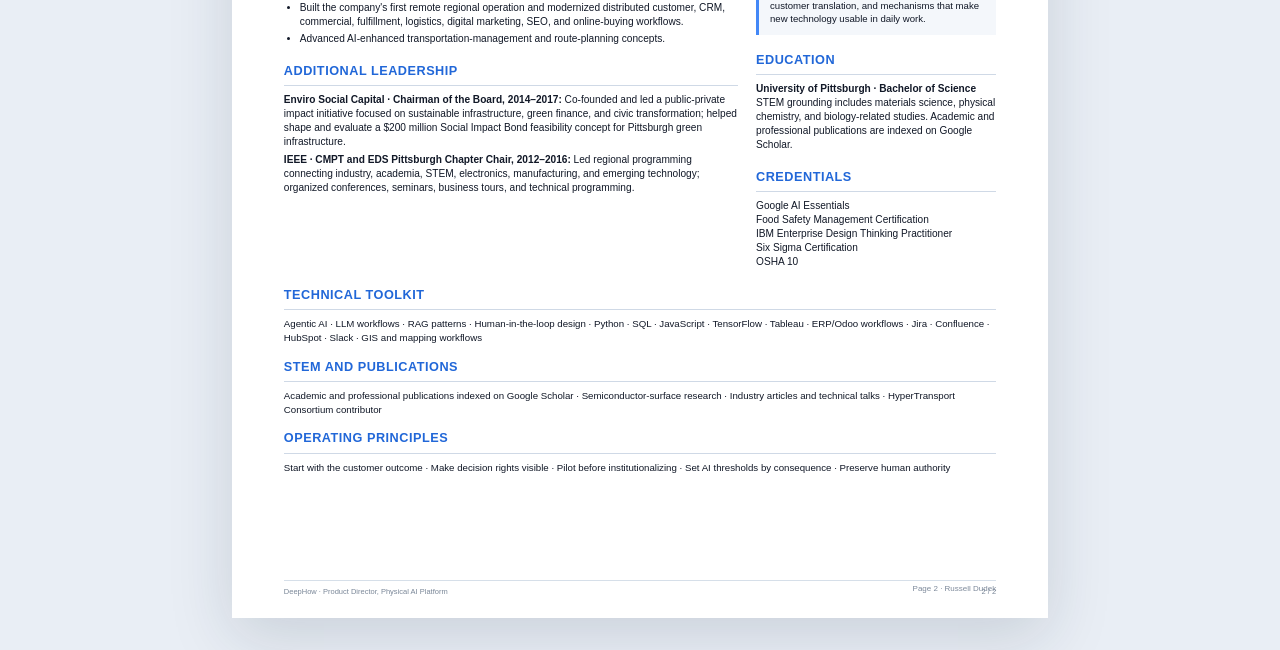
<file: resume.html>
<!doctype html>
<html lang="en">
<head>
  <meta charset="utf-8">
  <meta name="viewport" content="width=device-width,initial-scale=1">
  <title>Russell Dudek Resume | DeepHow</title>
  <link rel="icon" href="assets/brand/deephow-logo.svg" type="image/svg+xml">
  <meta name="description" content="Role-aligned resume for DeepHow Product Director, Physical AI Platform.">
  <link rel="stylesheet" href="styles.css">
  <link rel="stylesheet" href="documents.css">
  <script defer src="app.js"></script>
</head>
<body class="document-body resume-document">
  <div class="document-toolbar">
    <div class="group">
      <a href="index.html">Candidate vision</a>
      <a href="resume.html" class="primary">Resume</a>
      <a href="cover-letter.html">Cover letter</a>
    </div>
    <div class="group">
      <a class="primary" href="docs/Russell-Dudek-DeepHow-Resume.pdf" download="Russell-Dudek-DeepHow-Resume.pdf">Download PDF</a>
    </div>
  </div>

  <main class="document-set">
    <section class="paper paper-break">
      <header class="doc-header">
        <div>
          <div class="doc-name">Russell Dudek</div>
          <div class="doc-role">Physical AI Platform Strategy | Industrial Operations | AI Product Judgment</div>
        </div>
        <div class="doc-contact">
          <div class="doc-employer">
            <img class="company-logo" src="assets/brand/deephow-logo.svg" alt="DeepHow" onerror="this.hidden=true;this.nextElementSibling.hidden=false">
            <span class="company-wordmark-fallback" hidden><span class="deep">deep</span><span class="how">how</span></span>
            <small>Independent candidate</small>
          </div>
          Pittsburgh, Pennsylvania · 412.287.8640 · russelldudek@gmail.com<br>
          <a href="https://www.linkedin.com/in/russelldudek">linkedin.com/in/russelldudek</a> ·
          <a href="https://russelldudek.github.io/DeepHow/">russelldudek.github.io/DeepHow/</a>
        </div>
      </header>

      <section class="doc-section">
        <h2>Role-aligned profile</h2>
        <p class="resume-summary">Operator-technologist who makes complex work visible and turns emerging technology into adopted operating mechanisms. Brings direct experience across software-enabled robotics, manufacturing, quality, telemetry, enterprise workflows, autonomous systems, AI readiness, and cross-functional technical execution. Particularly effective at connecting factory-floor realities, AI reliability, platform decisions, customer outcomes, and organizational adoption.</p>
      </section>

      <div class="resume-grid">
        <div>
          <section class="doc-section">
            <h2>Experience</h2>
            <article class="job">
              <div class="job-head"><div class="job-title"><span class="job-org">Vape-Jet</span> · Director of Operations</div><span class="job-date">2025–Present</span></div>
              <ul>
                <li>Leads AI-first operating transformation across production, purchasing, quality, customer success, support, engineering issue flow, ERP/Odoo, Jira, HubSpot, Slack, telemetry, and AI-assisted workflows.</li>
                <li>Connects factory, field, customer, and machine-fleet signals into prioritized work, earlier risk detection, cleaner handoffs, dashboards, standard work, training, and accountability.</li>
                <li>Works directly in a software-enabled robotics and machine-vision environment with approximately 1,000 fielded robots informing support and operating feedback loops.</li>
              </ul>
            </article>
            <article class="job">
              <div class="job-head"><div class="job-title"><span class="job-org">DudeWorth</span> · Founder / AI and Automation Advisor</div><span class="job-date">2017–Present</span></div>
              <ul>
                <li>Develops AI-readiness and opportunity frameworks assessing value, feasibility, data readiness, governance, adoption burden, reuse, and time-to-value.</li>
                <li>Designs agentic workflow patterns using structured context, retrieval, AI agents, human judgment, escalation, decision records, evaluation, and governance rails.</li>
                <li>Advises on AI-enabled operations, logistics technology, warehouse automation, AMRs, ASRS, cobots, transportation systems, network analysis, and workflow design.</li>
              </ul>
            </article>
            <article class="job">
              <div class="job-head"><div class="job-title"><span class="job-org">Amazon</span> · Operations Management / Site Leader</div><span class="job-date">2014–2018</span></div>
              <ul>
                <li>Led launch and execution for Amazon Prime Pittsburgh in a 24/7 customer-backward environment supporting approximately five million second-day orders annually.</li>
                <li>Built leadership routines, labor planning, throughput visibility, escalation paths, standard work, and operating mechanisms across safety, quality, flow, customer experience, and engagement.</li>
                <li>Served on the Amazon Prime Now launch team with Whole Foods and applied Lean and Gemba practices across operating priorities.</li>
                <li>Contributed to logistics innovation through Prime Air research and Amazon Flex geolocation concepts.</li>
              </ul>
            </article>
          </section>
        </div>

        <aside>
          <section class="doc-section">
            <h2>Immediate contribution</h2>
            <div class="skill-block"><h3>Platform judgment</h3><p>Work-object definition, standardize/federate decisions, roadmap tradeoffs, technical debt, reuse, and first-value compression.</p></div>
            <div class="skill-block"><h3>Physical AI context</h3><p>Robotics, machine vision, autonomous systems, factory workflows, quality, telemetry, standard work, and human actuation.</p></div>
            <div class="skill-block"><h3>AI operating contracts</h3><p>Data readiness, confidence, evaluation, human authority, escalation, governance, monitoring, and learning loops.</p></div>
            <div class="skill-block"><h3>Cross-functional execution</h3><p>Engineering, operations, quality, support, customers, business systems, GTM translation, and operating cadence.</p></div>
          </section>
        </aside>
      </div>

      <section class="doc-section resume-proof-section">
        <h2>Selected evidence against the mandate</h2>
        <div class="resume-proof-grid">
          <div class="resume-proof"><strong>Physical systems</strong><p>Robotics, machine vision, autonomous systems, factory workflows, field operations, and machine-fleet telemetry.</p></div>
          <div class="resume-proof"><strong>Scale and activation</strong><p>Prime Pittsburgh launch and operating mechanisms supporting approximately five million second-day orders annually.</p></div>
          <div class="resume-proof"><strong>Trust and reliability</strong><p>Quality systems, root cause, process control, high-consequence technical delivery, and regulated operations.</p></div>
          <div class="resume-proof"><strong>AI product mechanisms</strong><p>Readiness, RAG and agentic workflows, human judgment, evaluation, governance, escalation, and learning loops.</p></div>
        </div>
      </section>

      <div class="resume-page-label">Page 1 · Russell Dudek</div>
      <footer class="doc-footer"><span>DeepHow · Product Director, Physical AI Platform</span><span>1 / 2</span></footer>
    </section>

    <section class="paper paper-break">
      <div class="continuation">
        <strong>Russell Dudek</strong>
        <span>Pittsburgh, Pennsylvania · 412.287.8640 · russelldudek@gmail.com<br><a href="https://www.linkedin.com/in/russelldudek">linkedin.com/in/russelldudek</a> · <a href="https://russelldudek.github.io/DeepHow/">russelldudek.github.io/DeepHow/</a></span>
      </div>

      <div class="resume-grid">
        <div>
          <section class="doc-section">
            <h2>Experience continued</h2>
            <article class="job">
              <div class="job-head"><div class="job-title"><span class="job-org">Compunetics</span> · Director of Operations and Engineering Management</div><span class="job-date">2000–2013</span></div>
              <ul>
                <li>Progressed through R&amp;D program management, production management, strategic acquisition, operations management, and director-level leadership.</li>
                <li>Led engineering, manufacturing, quality, customer delivery, and complex technical programs in advanced electronics and high-reliability environments.</li>
                <li>Built quality systems, standard work, root-cause practices, performance measures, and process controls; collaborated with DoD, CERN, Intel, and AMD.</li>
                <li>Published industry articles, delivered technical talks, and participated in the HyperTransport Consortium.</li>
              </ul>
            </article>
            <article class="job">
              <div class="job-head"><div class="job-title"><span class="job-org">ZeusVu</span> · Chief Pilot, Autonomous Systems and Aerial Data Operations</div><span class="job-date">2018–2022</span></div>
              <ul>
                <li>Led regulated drone operations across medical, energy, logistics, real-estate, and restricted-airspace contexts with a 100% safety record and no FAA incidents.</li>
                <li>Developed TensorFlow-based concepts for automated aerial inventory and computer-vision-enabled field intelligence.</li>
                <li>Designed medical drone delivery and chain-of-custody concepts connecting technology, risk, stakeholders, and governed execution.</li>
              </ul>
            </article>
            <article class="job">
              <div class="job-head"><div class="job-title"><span class="job-org">Cardinal Building Products</span> · Regional Director</div><span class="job-date">2021–2023</span></div>
              <ul>
                <li>Built the company's first remote regional operation and modernized distributed customer, CRM, commercial, fulfillment, logistics, digital marketing, SEO, and online-buying workflows.</li>
                <li>Advanced AI-enhanced transportation-management and route-planning concepts.</li>
              </ul>
            </article>
          </section>

          <section class="doc-section">
            <h2>Additional leadership</h2>
            <p><strong>Enviro Social Capital · Chairman of the Board, 2014–2017:</strong> Co-founded and led a public-private impact initiative focused on sustainable infrastructure, green finance, and civic transformation; helped shape and evaluate a $200 million Social Impact Bond feasibility concept for Pittsburgh green infrastructure.</p>
            <p><strong>IEEE · CMPT and EDS Pittsburgh Chapter Chair, 2012–2016:</strong> Led regional programming connecting industry, academia, STEM, electronics, manufacturing, and emerging technology; organized conferences, seminars, business tours, and technical programming.</p>
          </section>
        </div>

        <aside>
          <section class="doc-section">
            <h2>DeepHow platform fit</h2>
            <div class="skill-block"><h3>Knowledge → execution</h3><p>Experience translating expert practice into standard work, training, visible controls, and operating routines.</p></div>
            <div class="skill-block"><h3>Execution → evidence</h3><p>Quality systems, root cause, process control, telemetry, issue flow, and high-consequence technical delivery.</p></div>
            <div class="skill-block"><h3>Evidence → improvement</h3><p>Lean/Gemba mechanisms, performance visibility, escalation, prioritization, and repeatable learning.</p></div>
            <div class="skill-block"><h3>Platform → adoption</h3><p>Workflow design, training, operating cadence, customer translation, and mechanisms that make new technology usable in daily work.</p></div>
          </section>
          <section class="doc-section"><h2>Education</h2><p><strong>University of Pittsburgh · Bachelor of Science</strong><br>STEM grounding includes materials science, physical chemistry, and biology-related studies. Academic and professional publications are indexed on Google Scholar.</p></section>
          <section class="doc-section"><h2>Credentials</h2><p>Google AI Essentials<br>Food Safety Management Certification<br>IBM Enterprise Design Thinking Practitioner<br>Six Sigma Certification<br>OSHA 10</p></section>
        </aside>
      </div>

      <section class="doc-section resume-toolkit-band">
        <h2>Technical toolkit</h2>
        <p>Agentic AI · LLM workflows · RAG patterns · Human-in-the-loop design · Python · SQL · JavaScript · TensorFlow · Tableau · ERP/Odoo workflows · Jira · Confluence · HubSpot · Slack · GIS and mapping workflows</p>
      </section>
      <section class="doc-section resume-publication-band">
        <h2>STEM and publications</h2>
        <p>Academic and professional publications indexed on Google Scholar · Semiconductor-surface research · Industry articles and technical talks · HyperTransport Consortium contributor</p>
      </section>
      <section class="doc-section resume-principles-band">
        <h2>Operating principles</h2>
        <p>Start with the customer outcome · Make decision rights visible · Pilot before institutionalizing · Set AI thresholds by consequence · Preserve human authority</p>
      </section>

      <div class="resume-page-label">Page 2 · Russell Dudek</div>
      <footer class="doc-footer"><span>DeepHow · Product Director, Physical AI Platform</span><span>2 / 2</span></footer>
    </section>
  </main>
</body>
</html>
</file>
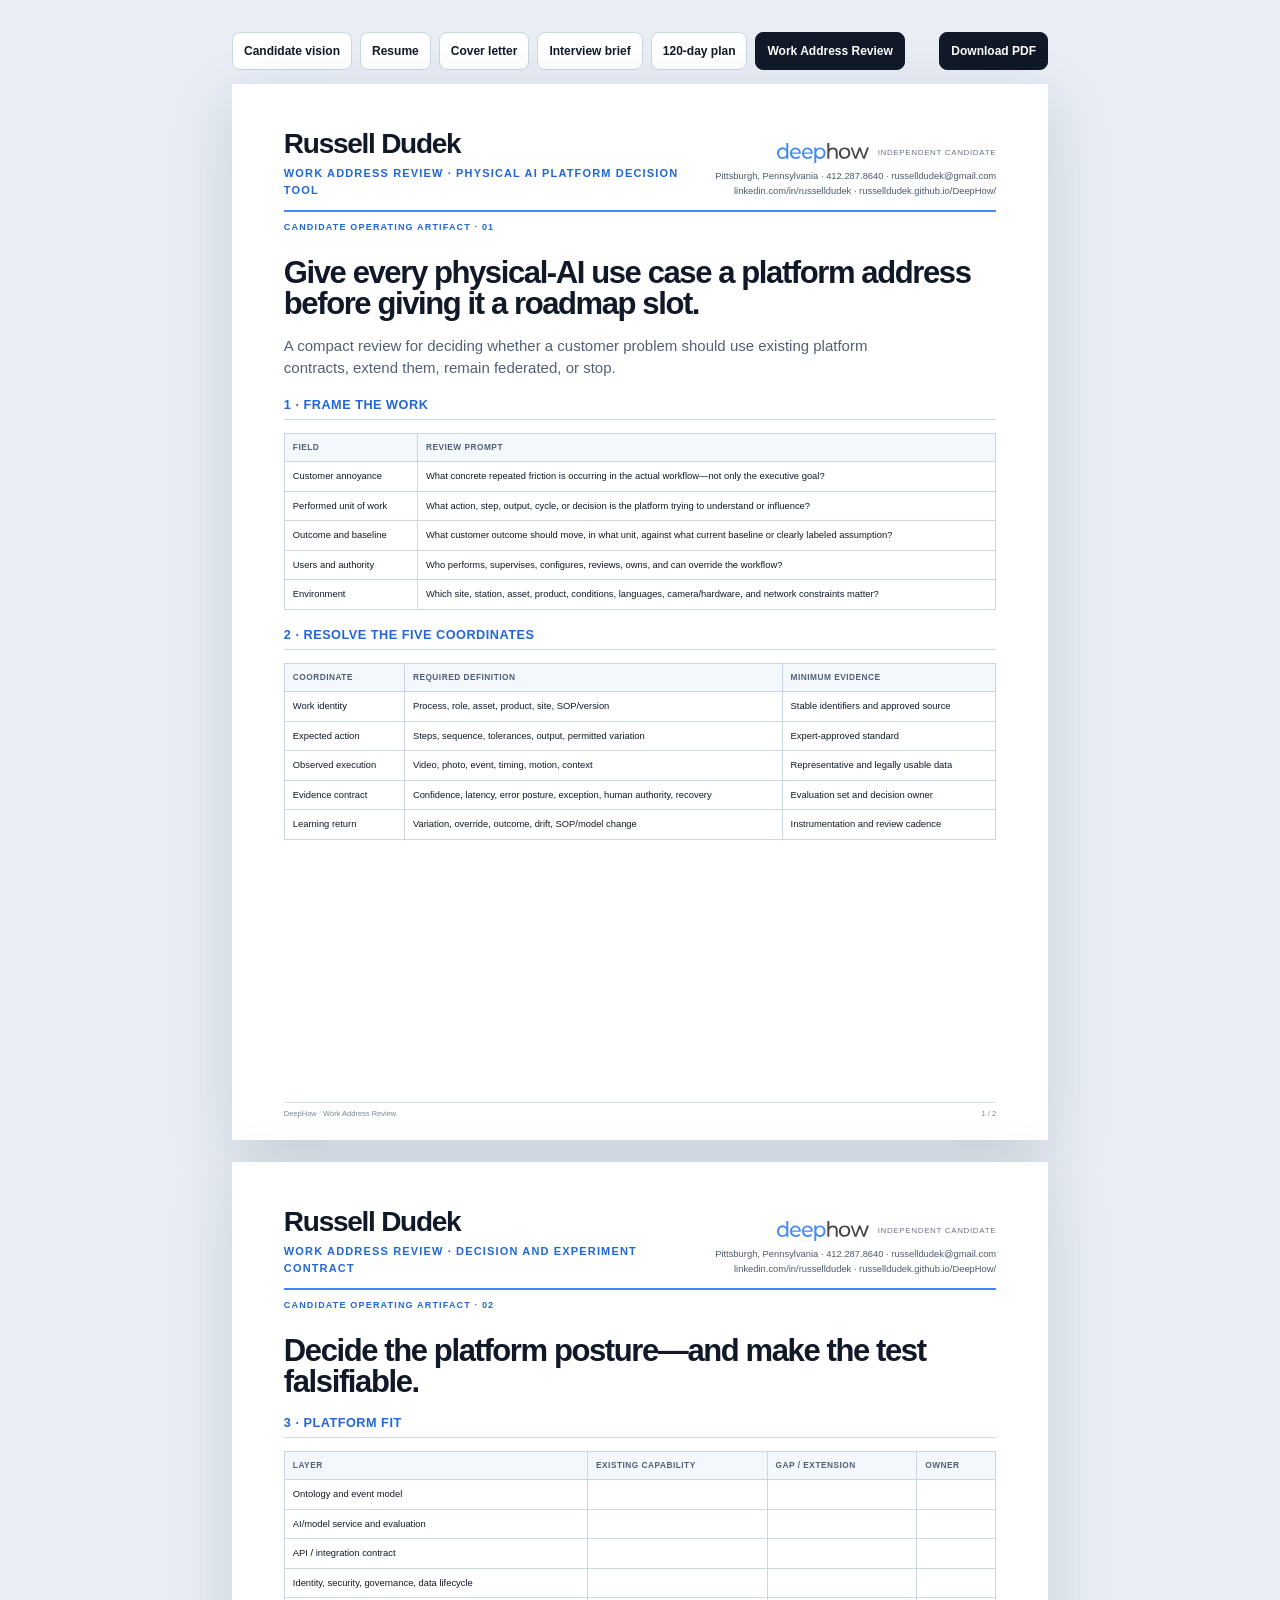
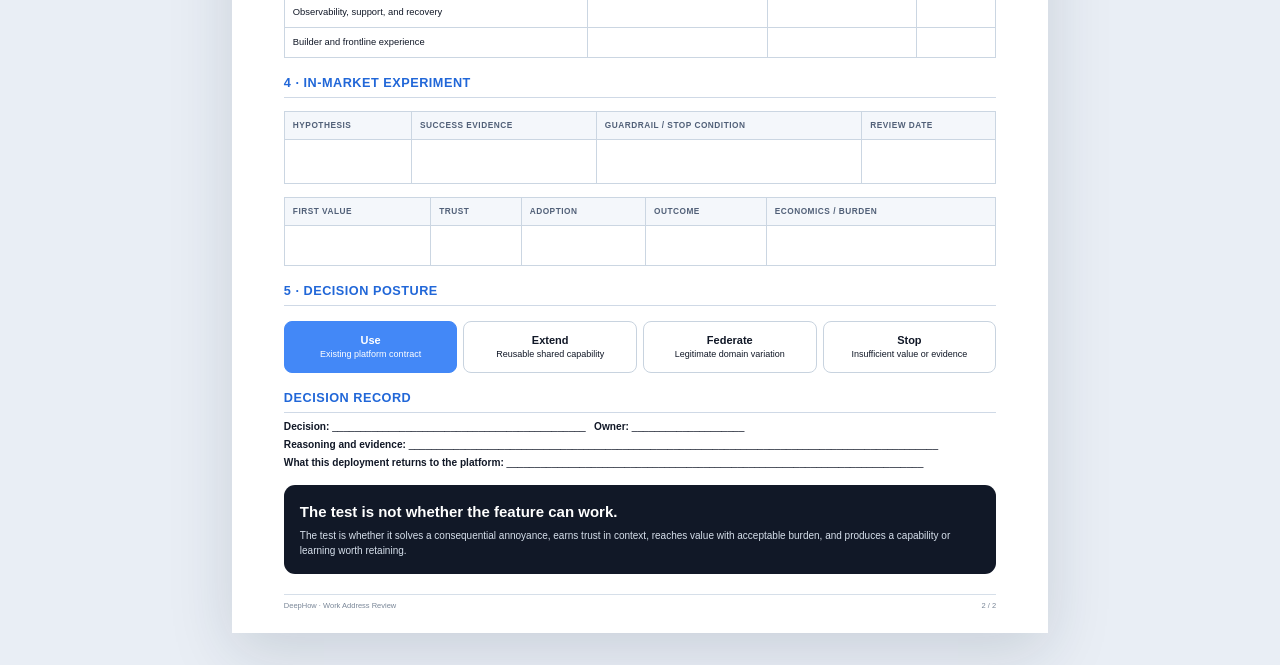
<file: work-address-review.html>
<!doctype html><html lang="en"><head><meta charset="utf-8"><meta name="viewport" content="width=device-width,initial-scale=1"><title>Work Address Review | DeepHow</title><link rel="icon" href="assets/brand/deephow-logo.svg" type="image/svg+xml"><meta name="description" content="Work Address Review candidate operating artifact."><link rel="stylesheet" href="styles.css"><script defer src="app.js"></script></head><body class="document-body review-doc"><div class="document-toolbar"><div class="group"><a href="index.html">Candidate vision</a><a href="resume.html">Resume</a><a href="cover-letter.html">Cover letter</a><a href="interview-brief.html">Interview brief</a><a href="120-day-plan.html">120-day plan</a><a href="work-address-review.html" class="primary">Work Address Review</a></div><div class="group"><a class="primary" href="docs/Russell-Dudek-DeepHow-Work-Address-Review.pdf" download="Russell-Dudek-DeepHow-Work-Address-Review.pdf">Download PDF</a></div></div><main class="document-set"><section class="paper paper-break"><header class="doc-header"><div><div class="doc-name">Russell Dudek</div><div class="doc-role">Work Address Review · Physical AI Platform Decision Tool</div></div><div class="doc-contact"><div class="doc-employer"><img class="company-logo" src="assets/brand/deephow-logo.svg" alt="DeepHow" onerror="this.hidden=true;this.nextElementSibling.hidden=false"><span class="company-wordmark-fallback" hidden><span class="deep">deep</span><span class="how">how</span></span><small>Independent candidate</small></div>Pittsburgh, Pennsylvania · 412.287.8640 · russelldudek@gmail.com<br><a href="https://www.linkedin.com/in/russelldudek">linkedin.com/in/russelldudek</a> · <a href="https://russelldudek.github.io/DeepHow/">russelldudek.github.io/DeepHow/</a></div></header><p class="page-kicker">Candidate operating artifact · 01</p><h1 class="brief-title">Give every physical-AI use case a platform address before giving it a roadmap slot.</h1><p class="brief-deck">A compact review for deciding whether a customer problem should use existing platform contracts, extend them, remain federated, or stop.</p><section class="doc-section"><h2>1 · Frame the work</h2><table class="review-table"><tr><th>Field</th><th>Review prompt</th></tr><tr><td>Customer annoyance</td><td>What concrete repeated friction is occurring in the actual workflow—not only the executive goal?</td></tr><tr><td>Performed unit of work</td><td>What action, step, output, cycle, or decision is the platform trying to understand or influence?</td></tr><tr><td>Outcome and baseline</td><td>What customer outcome should move, in what unit, against what current baseline or clearly labeled assumption?</td></tr><tr><td>Users and authority</td><td>Who performs, supervises, configures, reviews, owns, and can override the workflow?</td></tr><tr><td>Environment</td><td>Which site, station, asset, product, conditions, languages, camera/hardware, and network constraints matter?</td></tr></table></section><section class="doc-section"><h2>2 · Resolve the five coordinates</h2><table class="review-table"><tr><th>Coordinate</th><th>Required definition</th><th>Minimum evidence</th></tr><tr><td>Work identity</td><td>Process, role, asset, product, site, SOP/version</td><td>Stable identifiers and approved source</td></tr><tr><td>Expected action</td><td>Steps, sequence, tolerances, output, permitted variation</td><td>Expert-approved standard</td></tr><tr><td>Observed execution</td><td>Video, photo, event, timing, motion, context</td><td>Representative and legally usable data</td></tr><tr><td>Evidence contract</td><td>Confidence, latency, error posture, exception, human authority, recovery</td><td>Evaluation set and decision owner</td></tr><tr><td>Learning return</td><td>Variation, override, outcome, drift, SOP/model change</td><td>Instrumentation and review cadence</td></tr></table></section><footer class="doc-footer"><span>DeepHow · Work Address Review</span><span>1 / 2</span></footer></section><section class="paper paper-break"><header class="doc-header"><div><div class="doc-name">Russell Dudek</div><div class="doc-role">Work Address Review · Decision and Experiment Contract</div></div><div class="doc-contact"><div class="doc-employer"><img class="company-logo" src="assets/brand/deephow-logo.svg" alt="DeepHow" onerror="this.hidden=true;this.nextElementSibling.hidden=false"><span class="company-wordmark-fallback" hidden><span class="deep">deep</span><span class="how">how</span></span><small>Independent candidate</small></div>Pittsburgh, Pennsylvania · 412.287.8640 · russelldudek@gmail.com<br><a href="https://www.linkedin.com/in/russelldudek">linkedin.com/in/russelldudek</a> · <a href="https://russelldudek.github.io/DeepHow/">russelldudek.github.io/DeepHow/</a></div></header><p class="page-kicker">Candidate operating artifact · 02</p><h1 class="brief-title">Decide the platform posture—and make the test falsifiable.</h1><section class="doc-section"><h2>3 · Platform fit</h2><table class="review-table"><tr><th>Layer</th><th>Existing capability</th><th>Gap / extension</th><th>Owner</th></tr><tr><td>Ontology and event model</td><td></td><td></td><td></td></tr><tr><td>AI/model service and evaluation</td><td></td><td></td><td></td></tr><tr><td>API / integration contract</td><td></td><td></td><td></td></tr><tr><td>Identity, security, governance, data lifecycle</td><td></td><td></td><td></td></tr><tr><td>Observability, support, and recovery</td><td></td><td></td><td></td></tr><tr><td>Builder and frontline experience</td><td></td><td></td><td></td></tr></table></section><section class="doc-section"><h2>4 · In-market experiment</h2><table class="review-table"><tr><th>Hypothesis</th><th>Success evidence</th><th>Guardrail / stop condition</th><th>Review date</th></tr><tr><td style="height:44px"></td><td></td><td></td><td></td></tr></table><table class="review-table"><tr><th>First value</th><th>Trust</th><th>Adoption</th><th>Outcome</th><th>Economics / burden</th></tr><tr><td style="height:40px"></td><td></td><td></td><td></td><td></td></tr></table></section><section class="doc-section"><h2>5 · Decision posture</h2><div class="decision-rail"><div class="decision active"><strong>Use</strong>Existing platform contract</div><div class="decision"><strong>Extend</strong>Reusable shared capability</div><div class="decision"><strong>Federate</strong>Legitimate domain variation</div><div class="decision"><strong>Stop</strong>Insufficient value or evidence</div></div></section><section class="doc-section"><h2>Decision record</h2><p><strong>Decision:</strong> _____________________________________________ &nbsp; <strong>Owner:</strong> ____________________</p><p><strong>Reasoning and evidence:</strong> ______________________________________________________________________________________________</p><p><strong>What this deployment returns to the platform:</strong> __________________________________________________________________________</p></section><div class="callout"><h3>The test is not whether the feature can work.</h3><p>The test is whether it solves a consequential annoyance, earns trust in context, reaches value with acceptable burden, and produces a capability or learning worth retaining.</p></div><footer class="doc-footer"><span>DeepHow · Work Address Review</span><span>2 / 2</span></footer></section></main></body></html>
</file>
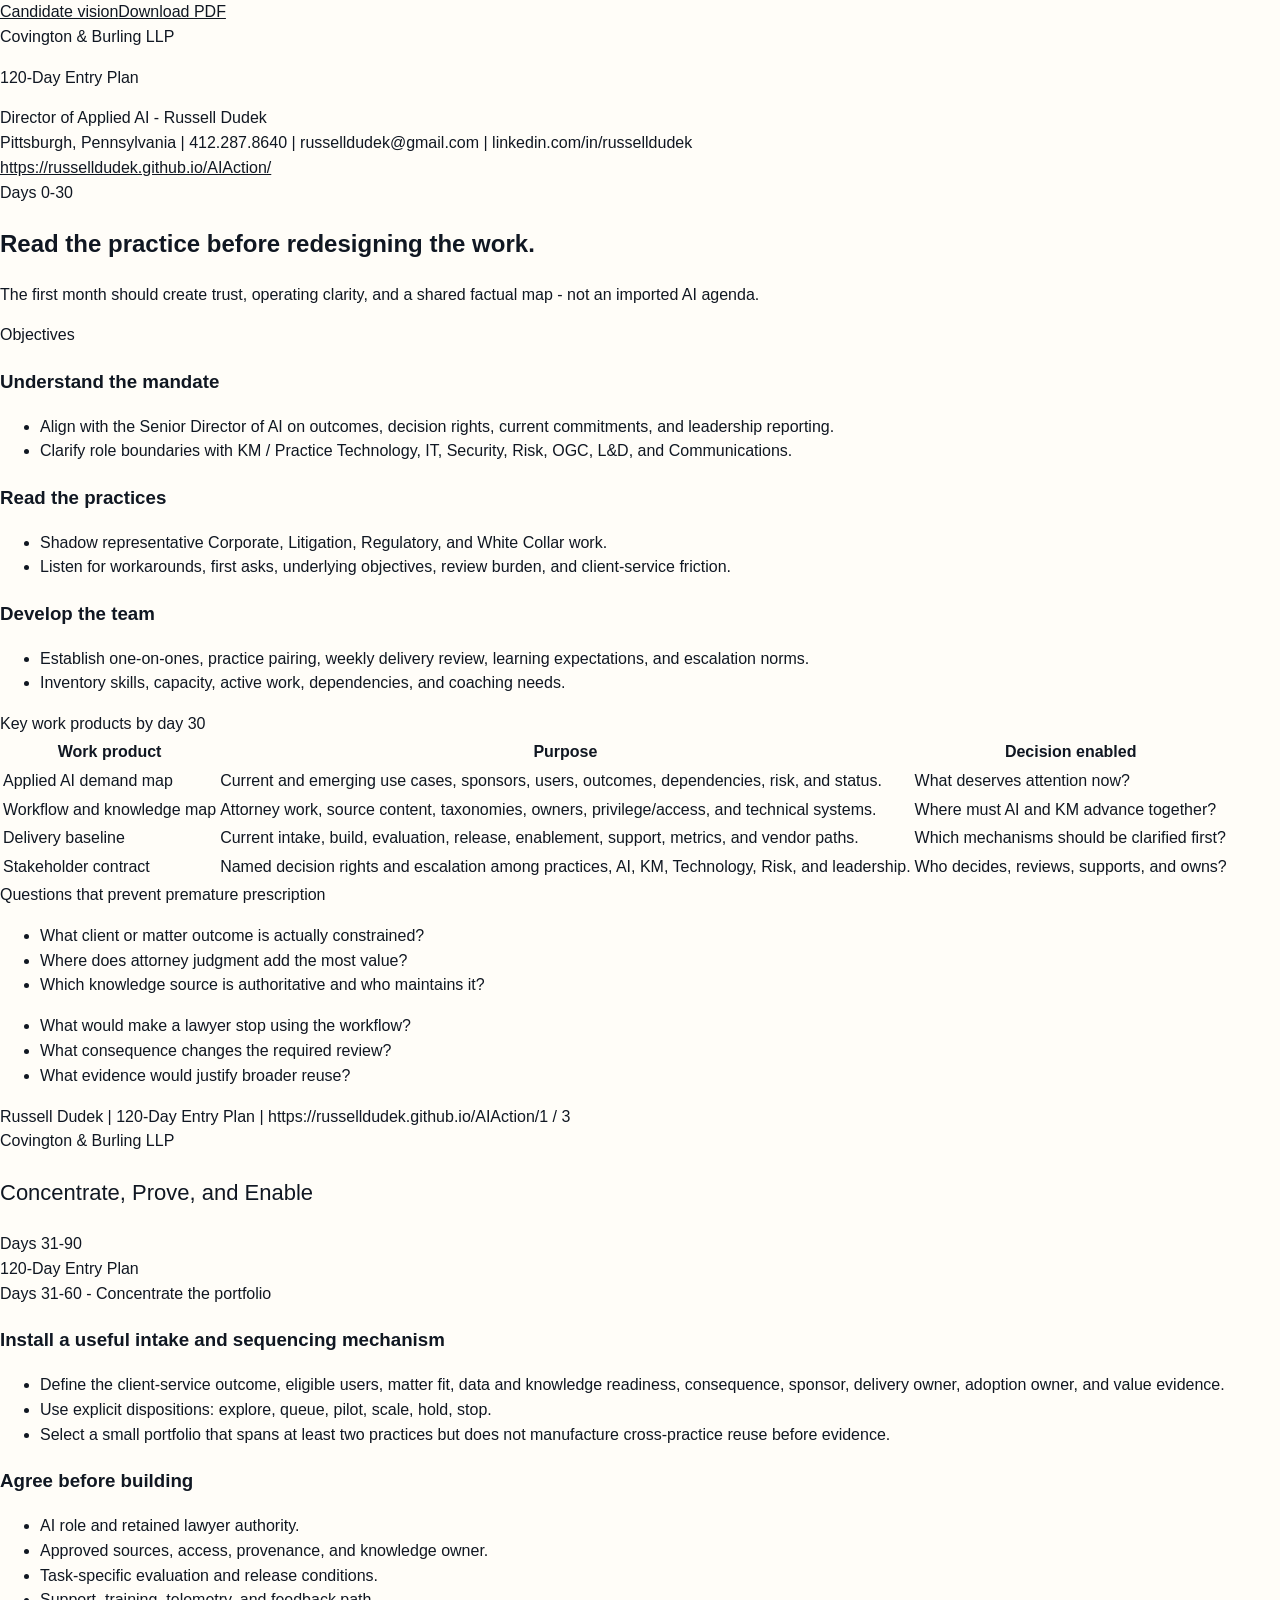
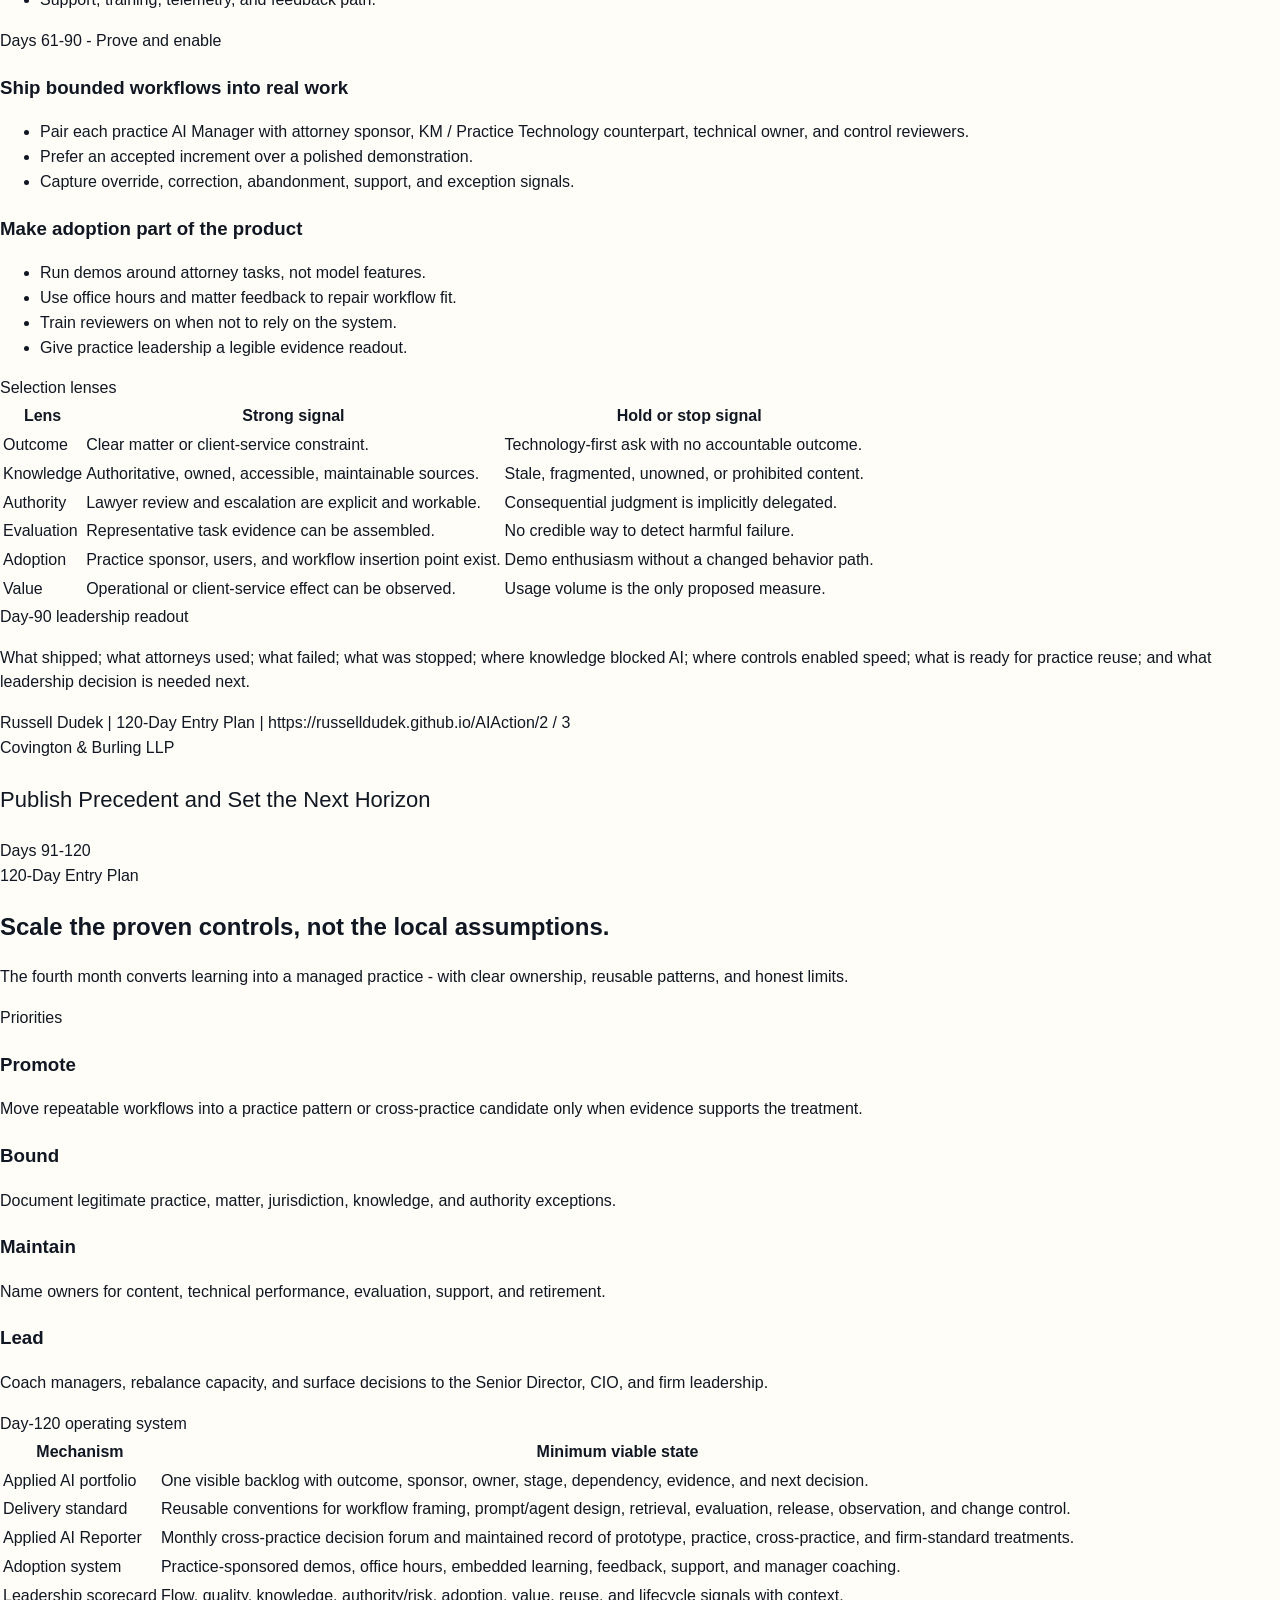
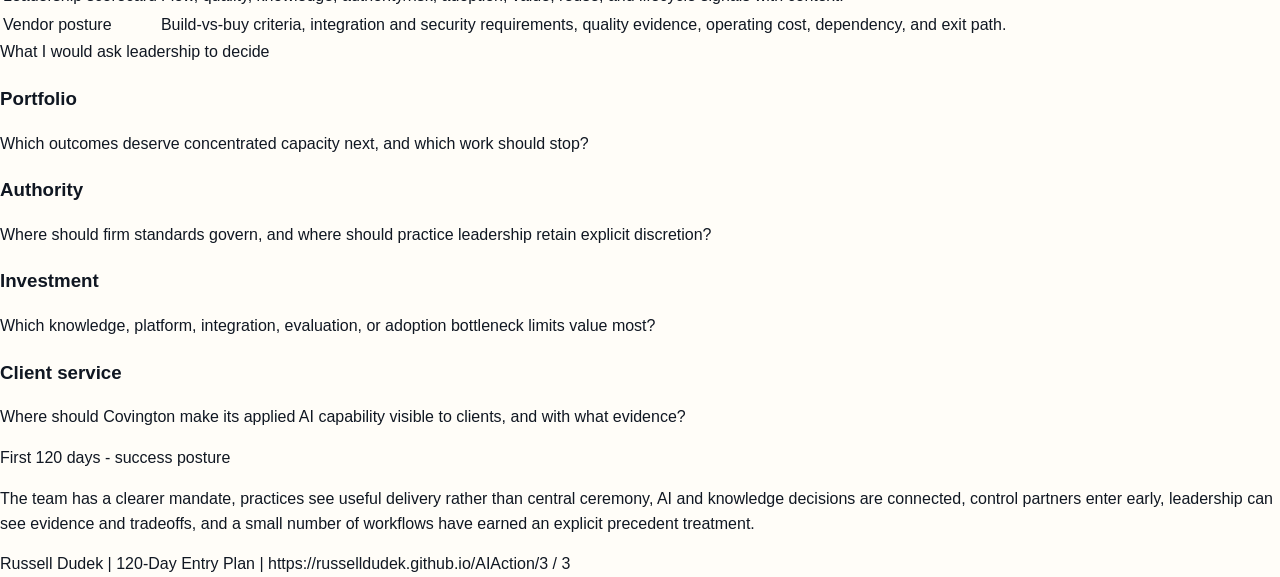
<file: covington-ai/120-day-plan.html>
<!doctype html><html lang="en"><head><meta charset="utf-8"><meta name="viewport" content="width=device-width,initial-scale=1"><title>120-Day Entry Plan</title><link rel="stylesheet" href="styles.css"></head><body class="doc-body"><div class="doc-toolbar"><a href="index.html">Candidate vision</a><a href="pdfs/Russell-Dudek-Covington-120-Day-Plan.pdf" download>Download PDF</a></div><main class="doc-stack"><section class="doc-page plan-page"><header class="doc-brand"><div><div class="company">Covington &amp; Burling LLP</div><p class="doc-title">120-Day Entry Plan</p><div class="doc-subtitle">Director of Applied AI - Russell Dudek</div><div class="doc-contact">Pittsburgh, Pennsylvania | 412.287.8640 | russelldudek@gmail.com | linkedin.com/in/russelldudek<br><a href="https://russelldudek.github.io/AIAction/">https://russelldudek.github.io/AIAction/</a></div></div><div class="candidate">Days 0-30</div></header><div class="brief-hero"><h2>Read the practice before redesigning the work.</h2><p>The first month should create trust, operating clarity, and a shared factual map - not an imported AI agenda.</p></div><div class="doc-h2">Objectives</div><div class="doc-three"><div class="phase-box"><h3>Understand the mandate</h3><ul class="doc-ul"><li>Align with the Senior Director of AI on outcomes, decision rights, current commitments, and leadership reporting.</li><li>Clarify role boundaries with KM / Practice Technology, IT, Security, Risk, OGC, L&amp;D, and Communications.</li></ul></div><div class="phase-box"><h3>Read the practices</h3><ul class="doc-ul"><li>Shadow representative Corporate, Litigation, Regulatory, and White Collar work.</li><li>Listen for workarounds, first asks, underlying objectives, review burden, and client-service friction.</li></ul></div><div class="phase-box"><h3>Develop the team</h3><ul class="doc-ul"><li>Establish one-on-ones, practice pairing, weekly delivery review, learning expectations, and escalation norms.</li><li>Inventory skills, capacity, active work, dependencies, and coaching needs.</li></ul></div></div><div class="doc-h2">Key work products by day 30</div><table class="mini-table"><tr><th>Work product</th><th>Purpose</th><th>Decision enabled</th></tr><tr><td>Applied AI demand map</td><td>Current and emerging use cases, sponsors, users, outcomes, dependencies, risk, and status.</td><td>What deserves attention now?</td></tr><tr><td>Workflow and knowledge map</td><td>Attorney work, source content, taxonomies, owners, privilege/access, and technical systems.</td><td>Where must AI and KM advance together?</td></tr><tr><td>Delivery baseline</td><td>Current intake, build, evaluation, release, enablement, support, metrics, and vendor paths.</td><td>Which mechanisms should be clarified first?</td></tr><tr><td>Stakeholder contract</td><td>Named decision rights and escalation among practices, AI, KM, Technology, Risk, and leadership.</td><td>Who decides, reviews, supports, and owns?</td></tr></table><div class="doc-h2">Questions that prevent premature prescription</div><div class="doc-two"><ul class="doc-ul"><li>What client or matter outcome is actually constrained?</li><li>Where does attorney judgment add the most value?</li><li>Which knowledge source is authoritative and who maintains it?</li></ul><ul class="doc-ul"><li>What would make a lawyer stop using the workflow?</li><li>What consequence changes the required review?</li><li>What evidence would justify broader reuse?</li></ul></div><div class="doc-footer"><span>Russell Dudek | 120-Day Entry Plan | https://russelldudek.github.io/AIAction/</span><span>1 / 3</span></div></section><section class="doc-page plan-page"><header class="doc-brand"><div><div class="company">Covington &amp; Burling LLP</div><p class="doc-title" style="font-size:22px">Concentrate, Prove, and Enable</p><div class="doc-subtitle">Days 31-90</div></div><div class="candidate">120-Day Entry Plan</div></header><div class="doc-two"><div><div class="doc-h2">Days 31-60 - Concentrate the portfolio</div><div class="phase-box"><h3>Install a useful intake and sequencing mechanism</h3><ul class="doc-ul"><li>Define the client-service outcome, eligible users, matter fit, data and knowledge readiness, consequence, sponsor, delivery owner, adoption owner, and value evidence.</li><li>Use explicit dispositions: explore, queue, pilot, scale, hold, stop.</li><li>Select a small portfolio that spans at least two practices but does not manufacture cross-practice reuse before evidence.</li></ul></div><div class="phase-box"><h3>Agree before building</h3><ul class="doc-ul"><li>AI role and retained lawyer authority.</li><li>Approved sources, access, provenance, and knowledge owner.</li><li>Task-specific evaluation and release conditions.</li><li>Support, training, telemetry, and feedback path.</li></ul></div></div><div><div class="doc-h2">Days 61-90 - Prove and enable</div><div class="phase-box"><h3>Ship bounded workflows into real work</h3><ul class="doc-ul"><li>Pair each practice AI Manager with attorney sponsor, KM / Practice Technology counterpart, technical owner, and control reviewers.</li><li>Prefer an accepted increment over a polished demonstration.</li><li>Capture override, correction, abandonment, support, and exception signals.</li></ul></div><div class="phase-box"><h3>Make adoption part of the product</h3><ul class="doc-ul"><li>Run demos around attorney tasks, not model features.</li><li>Use office hours and matter feedback to repair workflow fit.</li><li>Train reviewers on when not to rely on the system.</li><li>Give practice leadership a legible evidence readout.</li></ul></div></div></div><div class="doc-h2">Selection lenses</div><table class="mini-table"><tr><th>Lens</th><th>Strong signal</th><th>Hold or stop signal</th></tr><tr><td>Outcome</td><td>Clear matter or client-service constraint.</td><td>Technology-first ask with no accountable outcome.</td></tr><tr><td>Knowledge</td><td>Authoritative, owned, accessible, maintainable sources.</td><td>Stale, fragmented, unowned, or prohibited content.</td></tr><tr><td>Authority</td><td>Lawyer review and escalation are explicit and workable.</td><td>Consequential judgment is implicitly delegated.</td></tr><tr><td>Evaluation</td><td>Representative task evidence can be assembled.</td><td>No credible way to detect harmful failure.</td></tr><tr><td>Adoption</td><td>Practice sponsor, users, and workflow insertion point exist.</td><td>Demo enthusiasm without a changed behavior path.</td></tr><tr><td>Value</td><td>Operational or client-service effect can be observed.</td><td>Usage volume is the only proposed measure.</td></tr></table><div class="doc-h2">Day-90 leadership readout</div><p class="doc-p">What shipped; what attorneys used; what failed; what was stopped; where knowledge blocked AI; where controls enabled speed; what is ready for practice reuse; and what leadership decision is needed next.</p><div class="doc-footer"><span>Russell Dudek | 120-Day Entry Plan | https://russelldudek.github.io/AIAction/</span><span>2 / 3</span></div></section><section class="doc-page plan-page plan-compact"><header class="doc-brand"><div><div class="company">Covington &amp; Burling LLP</div><p class="doc-title" style="font-size:22px">Publish Precedent and Set the Next Horizon</p><div class="doc-subtitle">Days 91-120</div></div><div class="candidate">120-Day Entry Plan</div></header><div class="brief-hero"><h2>Scale the proven controls, not the local assumptions.</h2><p>The fourth month converts learning into a managed practice - with clear ownership, reusable patterns, and honest limits.</p></div><div class="doc-h2">Priorities</div><div class="doc-four"><div class="phase-box"><h3>Promote</h3><p class="doc-p">Move repeatable workflows into a practice pattern or cross-practice candidate only when evidence supports the treatment.</p></div><div class="phase-box"><h3>Bound</h3><p class="doc-p">Document legitimate practice, matter, jurisdiction, knowledge, and authority exceptions.</p></div><div class="phase-box"><h3>Maintain</h3><p class="doc-p">Name owners for content, technical performance, evaluation, support, and retirement.</p></div><div class="phase-box"><h3>Lead</h3><p class="doc-p">Coach managers, rebalance capacity, and surface decisions to the Senior Director, CIO, and firm leadership.</p></div></div><div class="doc-h2">Day-120 operating system</div><table class="mini-table"><tr><th>Mechanism</th><th>Minimum viable state</th></tr><tr><td>Applied AI portfolio</td><td>One visible backlog with outcome, sponsor, owner, stage, dependency, evidence, and next decision.</td></tr><tr><td>Delivery standard</td><td>Reusable conventions for workflow framing, prompt/agent design, retrieval, evaluation, release, observation, and change control.</td></tr><tr><td>Applied AI Reporter</td><td>Monthly cross-practice decision forum and maintained record of prototype, practice, cross-practice, and firm-standard treatments.</td></tr><tr><td>Adoption system</td><td>Practice-sponsored demos, office hours, embedded learning, feedback, support, and manager coaching.</td></tr><tr><td>Leadership scorecard</td><td>Flow, quality, knowledge, authority/risk, adoption, value, reuse, and lifecycle signals with context.</td></tr><tr><td>Vendor posture</td><td>Build-vs-buy criteria, integration and security requirements, quality evidence, operating cost, dependency, and exit path.</td></tr></table><div class="doc-h2">What I would ask leadership to decide</div><div class="check-grid"><div class="check-item"><h3>Portfolio</h3><p class="doc-p">Which outcomes deserve concentrated capacity next, and which work should stop?</p></div><div class="check-item"><h3>Authority</h3><p class="doc-p">Where should firm standards govern, and where should practice leadership retain explicit discretion?</p></div><div class="check-item"><h3>Investment</h3><p class="doc-p">Which knowledge, platform, integration, evaluation, or adoption bottleneck limits value most?</p></div><div class="check-item"><h3>Client service</h3><p class="doc-p">Where should Covington make its applied AI capability visible to clients, and with what evidence?</p></div></div><div class="doc-h2">First 120 days - success posture</div><p class="doc-p">The team has a clearer mandate, practices see useful delivery rather than central ceremony, AI and knowledge decisions are connected, control partners enter early, leadership can see evidence and tradeoffs, and a small number of workflows have earned an explicit precedent treatment.</p><div class="doc-footer"><span>Russell Dudek | 120-Day Entry Plan | https://russelldudek.github.io/AIAction/</span><span>3 / 3</span></div></section></main></body></html>
</file>
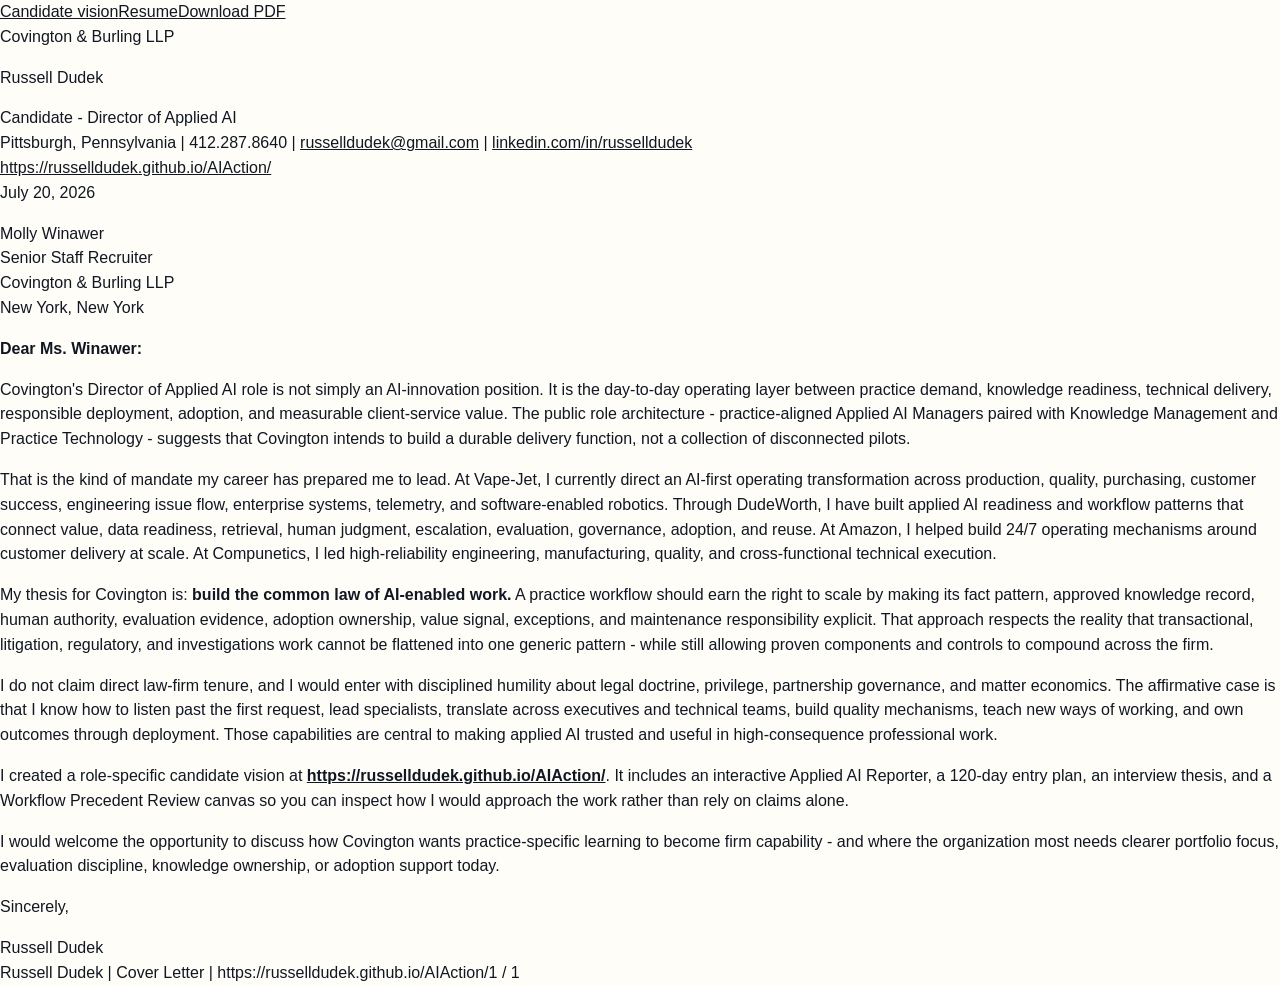
<file: covington-ai/cover-letter.html>
<!doctype html><html lang="en"><head><meta charset="utf-8"><meta name="viewport" content="width=device-width,initial-scale=1"><title>Russell Dudek - Cover Letter</title><link rel="stylesheet" href="styles.css"></head><body class="doc-body letter"><div class="doc-toolbar"><a href="index.html">Candidate vision</a><a href="resume.html">Resume</a><a href="pdfs/Russell-Dudek-Covington-Cover-Letter.pdf" download>Download PDF</a></div><main class="doc-stack"><section class="doc-page"><header class="doc-brand"><div><div class="company">Covington &amp; Burling LLP</div><p class="doc-title">Russell Dudek</p><div class="doc-subtitle">Candidate - Director of Applied AI</div><div class="doc-contact">Pittsburgh, Pennsylvania | 412.287.8640 | <a href="mailto:russelldudek@gmail.com">russelldudek@gmail.com</a> | <a href="https://www.linkedin.com/in/russelldudek">linkedin.com/in/russelldudek</a><br><a href="https://russelldudek.github.io/AIAction/">https://russelldudek.github.io/AIAction/</a></div></div><div class="candidate">July 20, 2026</div></header>
<p class="doc-p salute">Molly Winawer<br>Senior Staff Recruiter<br>Covington &amp; Burling LLP<br>New York, New York</p><p class="doc-p"><strong>Dear Ms. Winawer:</strong></p>
<p class="doc-p">Covington's Director of Applied AI role is not simply an AI-innovation position. It is the day-to-day operating layer between practice demand, knowledge readiness, technical delivery, responsible deployment, adoption, and measurable client-service value. The public role architecture - practice-aligned Applied AI Managers paired with Knowledge Management and Practice Technology - suggests that Covington intends to build a durable delivery function, not a collection of disconnected pilots.</p>
<p class="doc-p">That is the kind of mandate my career has prepared me to lead. At Vape-Jet, I currently direct an AI-first operating transformation across production, quality, purchasing, customer success, engineering issue flow, enterprise systems, telemetry, and software-enabled robotics. Through DudeWorth, I have built applied AI readiness and workflow patterns that connect value, data readiness, retrieval, human judgment, escalation, evaluation, governance, adoption, and reuse. At Amazon, I helped build 24/7 operating mechanisms around customer delivery at scale. At Compunetics, I led high-reliability engineering, manufacturing, quality, and cross-functional technical execution.</p>
<p class="doc-p">My thesis for Covington is: <strong>build the common law of AI-enabled work.</strong> A practice workflow should earn the right to scale by making its fact pattern, approved knowledge record, human authority, evaluation evidence, adoption ownership, value signal, exceptions, and maintenance responsibility explicit. That approach respects the reality that transactional, litigation, regulatory, and investigations work cannot be flattened into one generic pattern - while still allowing proven components and controls to compound across the firm.</p>
<p class="doc-p">I do not claim direct law-firm tenure, and I would enter with disciplined humility about legal doctrine, privilege, partnership governance, and matter economics. The affirmative case is that I know how to listen past the first request, lead specialists, translate across executives and technical teams, build quality mechanisms, teach new ways of working, and own outcomes through deployment. Those capabilities are central to making applied AI trusted and useful in high-consequence professional work.</p>
<p class="doc-p">I created a role-specific candidate vision at <a href="https://russelldudek.github.io/AIAction/"><strong>https://russelldudek.github.io/AIAction/</strong></a>. It includes an interactive Applied AI Reporter, a 120-day entry plan, an interview thesis, and a Workflow Precedent Review canvas so you can inspect how I would approach the work rather than rely on claims alone.</p>
<p class="doc-p">I would welcome the opportunity to discuss how Covington wants practice-specific learning to become firm capability - and where the organization most needs clearer portfolio focus, evaluation discipline, knowledge ownership, or adoption support today.</p><p class="doc-p">Sincerely,</p><div class="signature">Russell Dudek</div>
<div class="doc-footer"><span>Russell Dudek | Cover Letter | https://russelldudek.github.io/AIAction/</span><span>1 / 1</span></div></section></main></body></html>
</file>
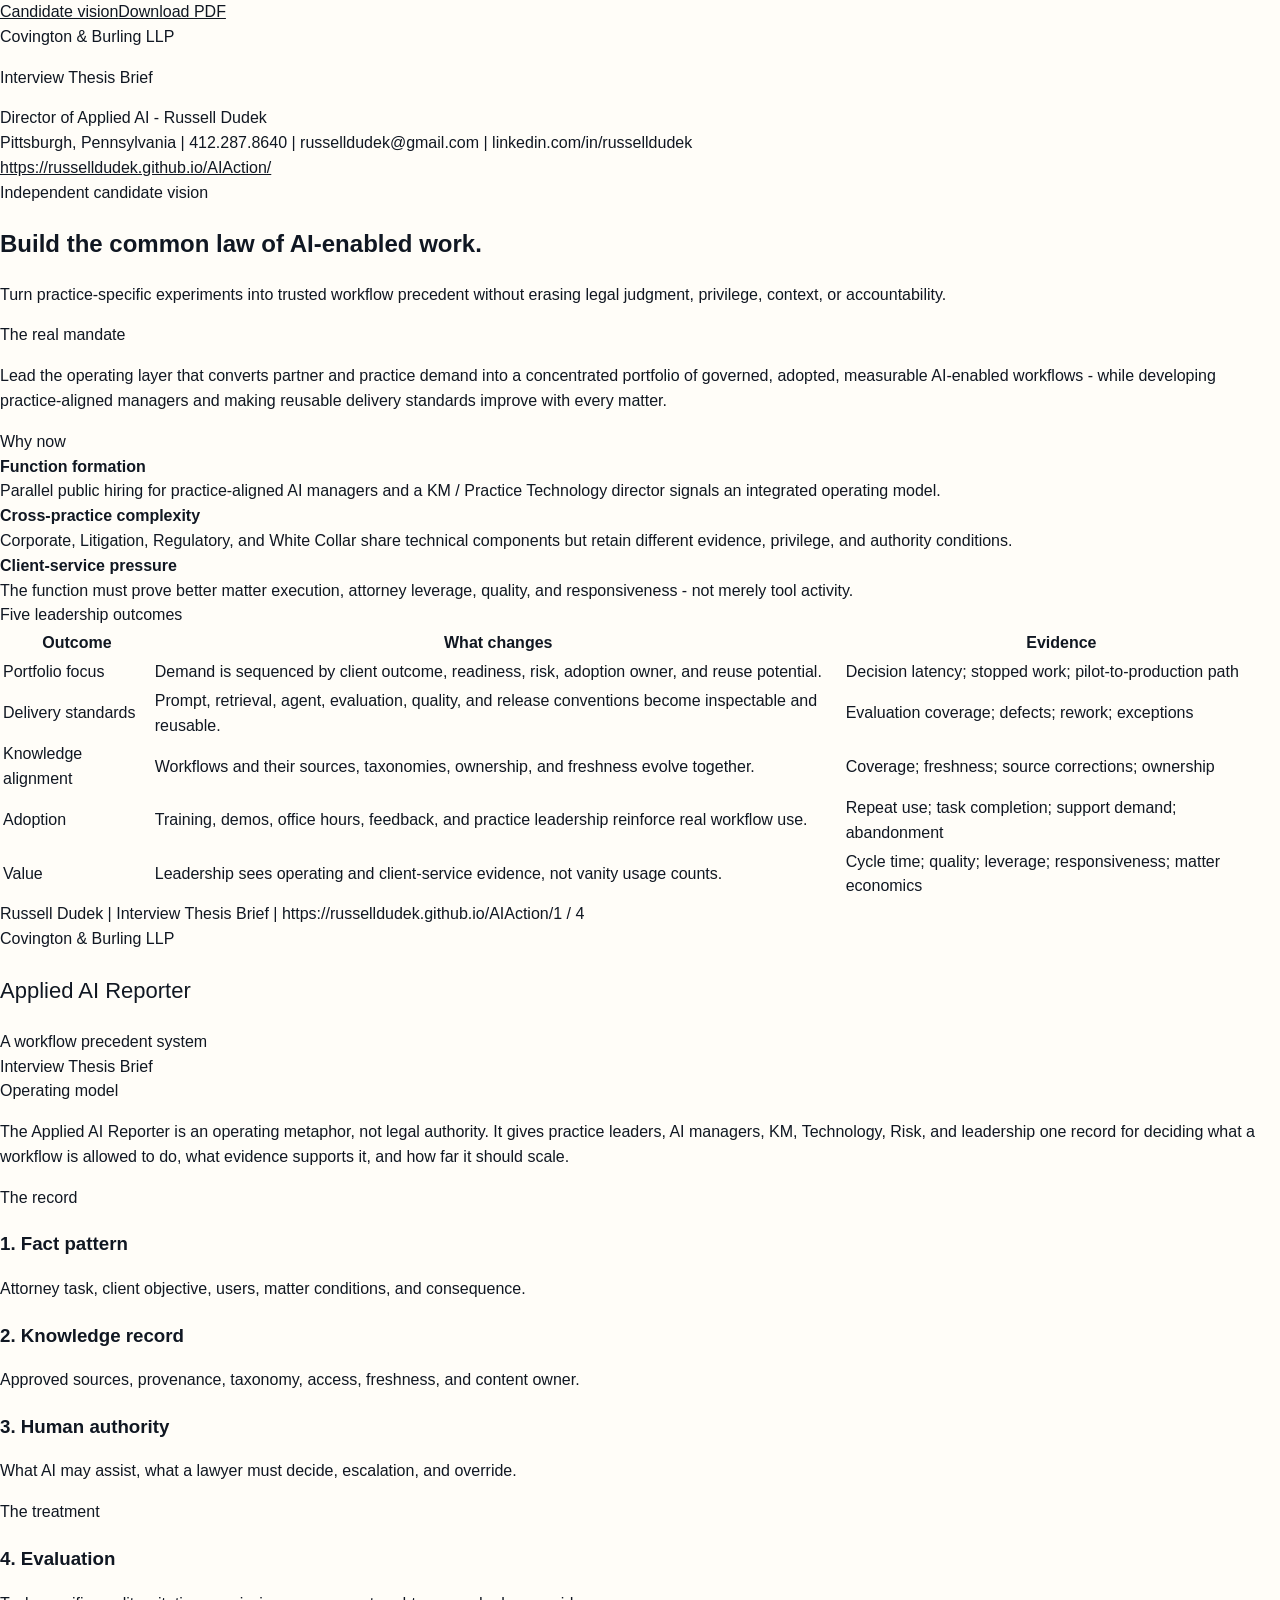
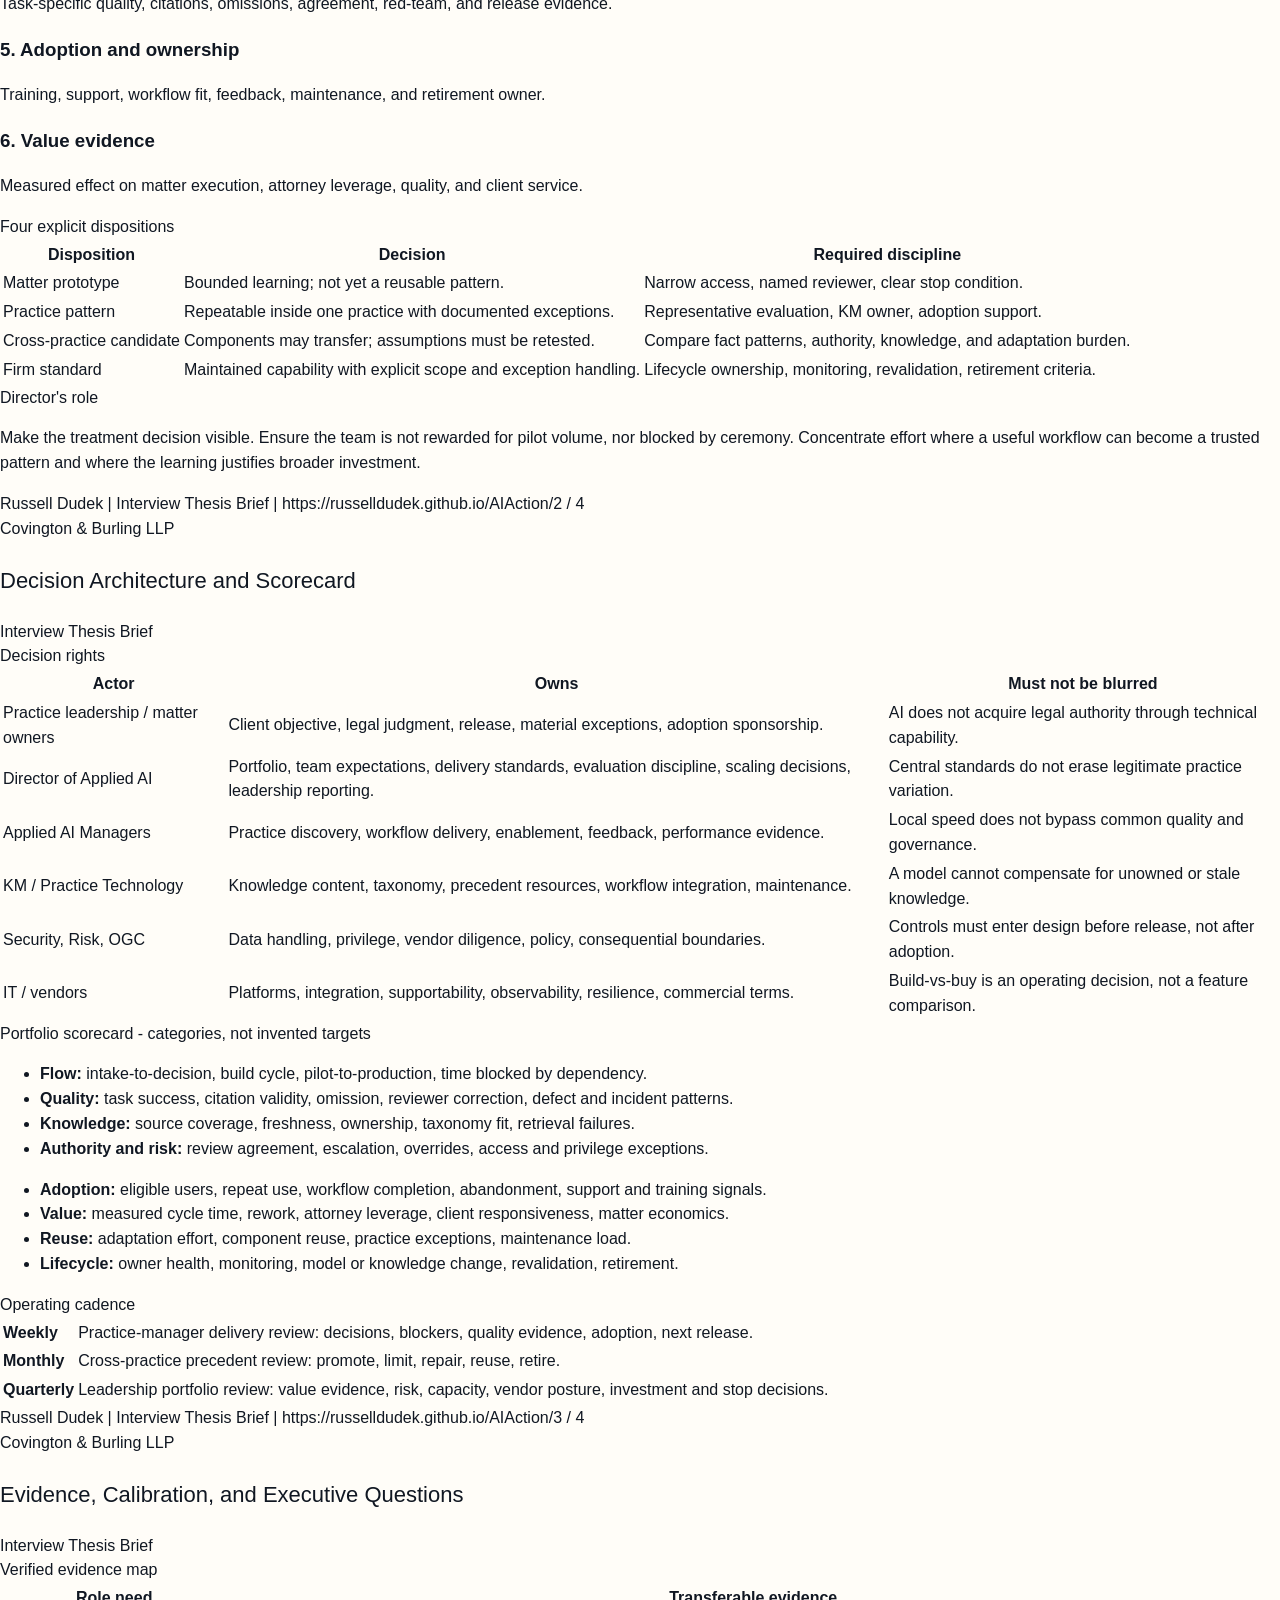
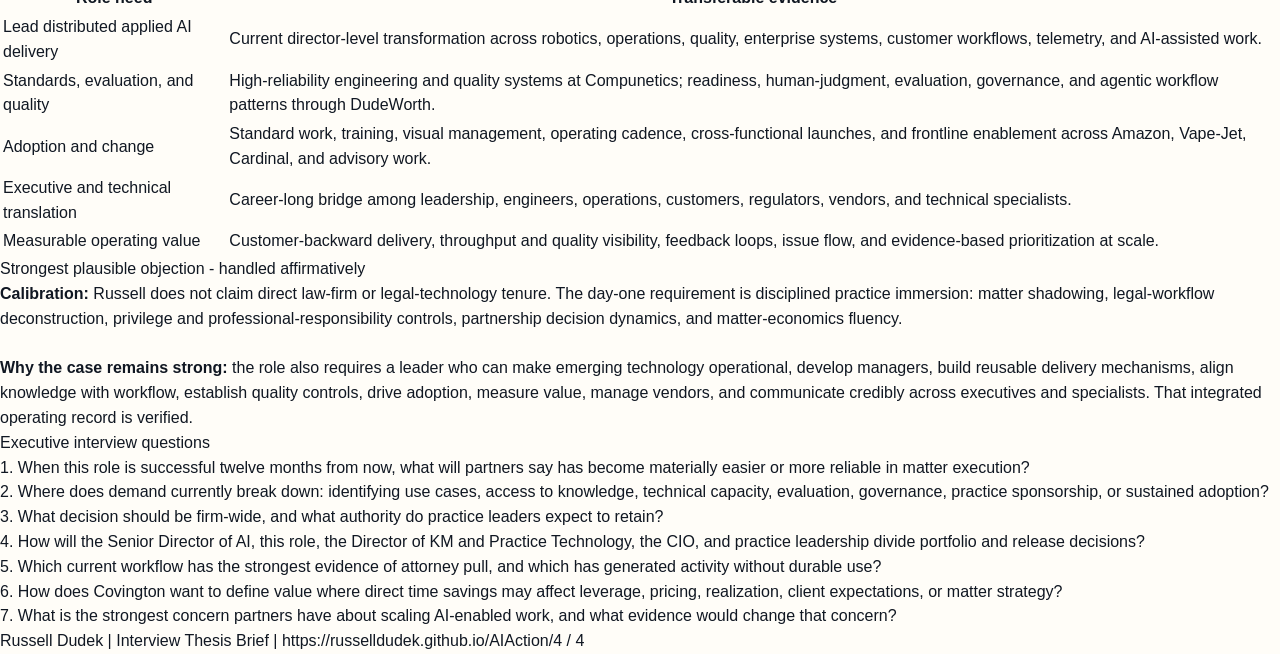
<file: covington-ai/interview-brief.html>
<!doctype html><html lang="en"><head><meta charset="utf-8"><meta name="viewport" content="width=device-width,initial-scale=1"><title>Interview Thesis Brief</title><link rel="stylesheet" href="styles.css"></head><body class="doc-body"><div class="doc-toolbar"><a href="index.html">Candidate vision</a><a href="pdfs/Russell-Dudek-Covington-Interview-Brief.pdf" download>Download PDF</a></div><main class="doc-stack"><section class="doc-page brief-page"><header class="doc-brand"><div><div class="company">Covington &amp; Burling LLP</div><p class="doc-title">Interview Thesis Brief</p><div class="doc-subtitle">Director of Applied AI - Russell Dudek</div><div class="doc-contact">Pittsburgh, Pennsylvania | 412.287.8640 | russelldudek@gmail.com | linkedin.com/in/russelldudek<br><a href="https://russelldudek.github.io/AIAction/">https://russelldudek.github.io/AIAction/</a></div></div><div class="candidate">Independent candidate vision</div></header><div class="brief-hero"><h2>Build the common law of AI-enabled work.</h2><p>Turn practice-specific experiments into trusted workflow precedent without erasing legal judgment, privilege, context, or accountability.</p></div><div class="doc-h2">The real mandate</div><p class="doc-p">Lead the operating layer that converts partner and practice demand into a concentrated portfolio of governed, adopted, measurable AI-enabled workflows - while developing practice-aligned managers and making reusable delivery standards improve with every matter.</p><div class="doc-h2">Why now</div><div class="doc-three"><div class="doc-callout"><strong>Function formation</strong><br>Parallel public hiring for practice-aligned AI managers and a KM / Practice Technology director signals an integrated operating model.</div><div class="doc-callout"><strong>Cross-practice complexity</strong><br>Corporate, Litigation, Regulatory, and White Collar share technical components but retain different evidence, privilege, and authority conditions.</div><div class="doc-callout"><strong>Client-service pressure</strong><br>The function must prove better matter execution, attorney leverage, quality, and responsiveness - not merely tool activity.</div></div><div class="doc-h2">Five leadership outcomes</div><table class="mini-table"><tr><th>Outcome</th><th>What changes</th><th>Evidence</th></tr><tr><td>Portfolio focus</td><td>Demand is sequenced by client outcome, readiness, risk, adoption owner, and reuse potential.</td><td>Decision latency; stopped work; pilot-to-production path</td></tr><tr><td>Delivery standards</td><td>Prompt, retrieval, agent, evaluation, quality, and release conventions become inspectable and reusable.</td><td>Evaluation coverage; defects; rework; exceptions</td></tr><tr><td>Knowledge alignment</td><td>Workflows and their sources, taxonomies, ownership, and freshness evolve together.</td><td>Coverage; freshness; source corrections; ownership</td></tr><tr><td>Adoption</td><td>Training, demos, office hours, feedback, and practice leadership reinforce real workflow use.</td><td>Repeat use; task completion; support demand; abandonment</td></tr><tr><td>Value</td><td>Leadership sees operating and client-service evidence, not vanity usage counts.</td><td>Cycle time; quality; leverage; responsiveness; matter economics</td></tr></table><div class="doc-footer"><span>Russell Dudek | Interview Thesis Brief | https://russelldudek.github.io/AIAction/</span><span>1 / 4</span></div></section><section class="doc-page brief-page"><header class="doc-brand"><div><div class="company">Covington &amp; Burling LLP</div><p class="doc-title" style="font-size:22px">Applied AI Reporter</p><div class="doc-subtitle">A workflow precedent system</div></div><div class="candidate">Interview Thesis Brief</div></header><div class="doc-h2">Operating model</div><p class="doc-p">The Applied AI Reporter is an operating metaphor, not legal authority. It gives practice leaders, AI managers, KM, Technology, Risk, and leadership one record for deciding what a workflow is allowed to do, what evidence supports it, and how far it should scale.</p><div class="doc-two"><div><div class="doc-h2">The record</div><div class="check-item"><h3>1. Fact pattern</h3><p class="doc-p">Attorney task, client objective, users, matter conditions, and consequence.</p></div><div class="check-item"><h3>2. Knowledge record</h3><p class="doc-p">Approved sources, provenance, taxonomy, access, freshness, and content owner.</p></div><div class="check-item"><h3>3. Human authority</h3><p class="doc-p">What AI may assist, what a lawyer must decide, escalation, and override.</p></div></div><div><div class="doc-h2">The treatment</div><div class="check-item"><h3>4. Evaluation</h3><p class="doc-p">Task-specific quality, citations, omissions, agreement, red-team, and release evidence.</p></div><div class="check-item"><h3>5. Adoption and ownership</h3><p class="doc-p">Training, support, workflow fit, feedback, maintenance, and retirement owner.</p></div><div class="check-item"><h3>6. Value evidence</h3><p class="doc-p">Measured effect on matter execution, attorney leverage, quality, and client service.</p></div></div></div><div class="doc-h2">Four explicit dispositions</div><table class="mini-table"><tr><th>Disposition</th><th>Decision</th><th>Required discipline</th></tr><tr><td>Matter prototype</td><td>Bounded learning; not yet a reusable pattern.</td><td>Narrow access, named reviewer, clear stop condition.</td></tr><tr><td>Practice pattern</td><td>Repeatable inside one practice with documented exceptions.</td><td>Representative evaluation, KM owner, adoption support.</td></tr><tr><td>Cross-practice candidate</td><td>Components may transfer; assumptions must be retested.</td><td>Compare fact patterns, authority, knowledge, and adaptation burden.</td></tr><tr><td>Firm standard</td><td>Maintained capability with explicit scope and exception handling.</td><td>Lifecycle ownership, monitoring, revalidation, retirement criteria.</td></tr></table><div class="doc-h2">Director's role</div><p class="doc-p">Make the treatment decision visible. Ensure the team is not rewarded for pilot volume, nor blocked by ceremony. Concentrate effort where a useful workflow can become a trusted pattern and where the learning justifies broader investment.</p><div class="doc-footer"><span>Russell Dudek | Interview Thesis Brief | https://russelldudek.github.io/AIAction/</span><span>2 / 4</span></div></section><section class="doc-page brief-page"><header class="doc-brand"><div><div class="company">Covington &amp; Burling LLP</div><p class="doc-title" style="font-size:22px">Decision Architecture and Scorecard</p></div><div class="candidate">Interview Thesis Brief</div></header><div class="doc-h2">Decision rights</div><table class="mini-table"><tr><th>Actor</th><th>Owns</th><th>Must not be blurred</th></tr><tr><td>Practice leadership / matter owners</td><td>Client objective, legal judgment, release, material exceptions, adoption sponsorship.</td><td>AI does not acquire legal authority through technical capability.</td></tr><tr><td>Director of Applied AI</td><td>Portfolio, team expectations, delivery standards, evaluation discipline, scaling decisions, leadership reporting.</td><td>Central standards do not erase legitimate practice variation.</td></tr><tr><td>Applied AI Managers</td><td>Practice discovery, workflow delivery, enablement, feedback, performance evidence.</td><td>Local speed does not bypass common quality and governance.</td></tr><tr><td>KM / Practice Technology</td><td>Knowledge content, taxonomy, precedent resources, workflow integration, maintenance.</td><td>A model cannot compensate for unowned or stale knowledge.</td></tr><tr><td>Security, Risk, OGC</td><td>Data handling, privilege, vendor diligence, policy, consequential boundaries.</td><td>Controls must enter design before release, not after adoption.</td></tr><tr><td>IT / vendors</td><td>Platforms, integration, supportability, observability, resilience, commercial terms.</td><td>Build-vs-buy is an operating decision, not a feature comparison.</td></tr></table><div class="doc-h2">Portfolio scorecard - categories, not invented targets</div><div class="doc-two"><div><ul class="doc-ul"><li><strong>Flow:</strong> intake-to-decision, build cycle, pilot-to-production, time blocked by dependency.</li><li><strong>Quality:</strong> task success, citation validity, omission, reviewer correction, defect and incident patterns.</li><li><strong>Knowledge:</strong> source coverage, freshness, ownership, taxonomy fit, retrieval failures.</li><li><strong>Authority and risk:</strong> review agreement, escalation, overrides, access and privilege exceptions.</li></ul></div><div><ul class="doc-ul"><li><strong>Adoption:</strong> eligible users, repeat use, workflow completion, abandonment, support and training signals.</li><li><strong>Value:</strong> measured cycle time, rework, attorney leverage, client responsiveness, matter economics.</li><li><strong>Reuse:</strong> adaptation effort, component reuse, practice exceptions, maintenance load.</li><li><strong>Lifecycle:</strong> owner health, monitoring, model or knowledge change, revalidation, retirement.</li></ul></div></div><div class="doc-h2">Operating cadence</div><table class="mini-table"><tr><td><strong>Weekly</strong></td><td>Practice-manager delivery review: decisions, blockers, quality evidence, adoption, next release.</td></tr><tr><td><strong>Monthly</strong></td><td>Cross-practice precedent review: promote, limit, repair, reuse, retire.</td></tr><tr><td><strong>Quarterly</strong></td><td>Leadership portfolio review: value evidence, risk, capacity, vendor posture, investment and stop decisions.</td></tr></table><div class="doc-footer"><span>Russell Dudek | Interview Thesis Brief | https://russelldudek.github.io/AIAction/</span><span>3 / 4</span></div></section><section class="doc-page brief-page"><header class="doc-brand"><div><div class="company">Covington &amp; Burling LLP</div><p class="doc-title" style="font-size:22px">Evidence, Calibration, and Executive Questions</p></div><div class="candidate">Interview Thesis Brief</div></header><div class="doc-h2">Verified evidence map</div><table class="mini-table"><tr><th>Role need</th><th>Transferable evidence</th></tr><tr><td>Lead distributed applied AI delivery</td><td>Current director-level transformation across robotics, operations, quality, enterprise systems, customer workflows, telemetry, and AI-assisted work.</td></tr><tr><td>Standards, evaluation, and quality</td><td>High-reliability engineering and quality systems at Compunetics; readiness, human-judgment, evaluation, governance, and agentic workflow patterns through DudeWorth.</td></tr><tr><td>Adoption and change</td><td>Standard work, training, visual management, operating cadence, cross-functional launches, and frontline enablement across Amazon, Vape-Jet, Cardinal, and advisory work.</td></tr><tr><td>Executive and technical translation</td><td>Career-long bridge among leadership, engineers, operations, customers, regulators, vendors, and technical specialists.</td></tr><tr><td>Measurable operating value</td><td>Customer-backward delivery, throughput and quality visibility, feedback loops, issue flow, and evidence-based prioritization at scale.</td></tr></table><div class="doc-h2">Strongest plausible objection - handled affirmatively</div><div class="doc-callout"><strong>Calibration:</strong> Russell does not claim direct law-firm or legal-technology tenure. The day-one requirement is disciplined practice immersion: matter shadowing, legal-workflow deconstruction, privilege and professional-responsibility controls, partnership decision dynamics, and matter-economics fluency.<br><br><strong>Why the case remains strong:</strong> the role also requires a leader who can make emerging technology operational, develop managers, build reusable delivery mechanisms, align knowledge with workflow, establish quality controls, drive adoption, measure value, manage vendors, and communicate credibly across executives and specialists. That integrated operating record is verified.</div><div class="doc-h2">Executive interview questions</div><div class="question">1. When this role is successful twelve months from now, what will partners say has become materially easier or more reliable in matter execution?</div><div class="question">2. Where does demand currently break down: identifying use cases, access to knowledge, technical capacity, evaluation, governance, practice sponsorship, or sustained adoption?</div><div class="question">3. What decision should be firm-wide, and what authority do practice leaders expect to retain?</div><div class="question">4. How will the Senior Director of AI, this role, the Director of KM and Practice Technology, the CIO, and practice leadership divide portfolio and release decisions?</div><div class="question">5. Which current workflow has the strongest evidence of attorney pull, and which has generated activity without durable use?</div><div class="question">6. How does Covington want to define value where direct time savings may affect leverage, pricing, realization, client expectations, or matter strategy?</div><div class="question">7. What is the strongest concern partners have about scaling AI-enabled work, and what evidence would change that concern?</div><div class="doc-footer"><span>Russell Dudek | Interview Thesis Brief | https://russelldudek.github.io/AIAction/</span><span>4 / 4</span></div></section></main></body></html>
</file>
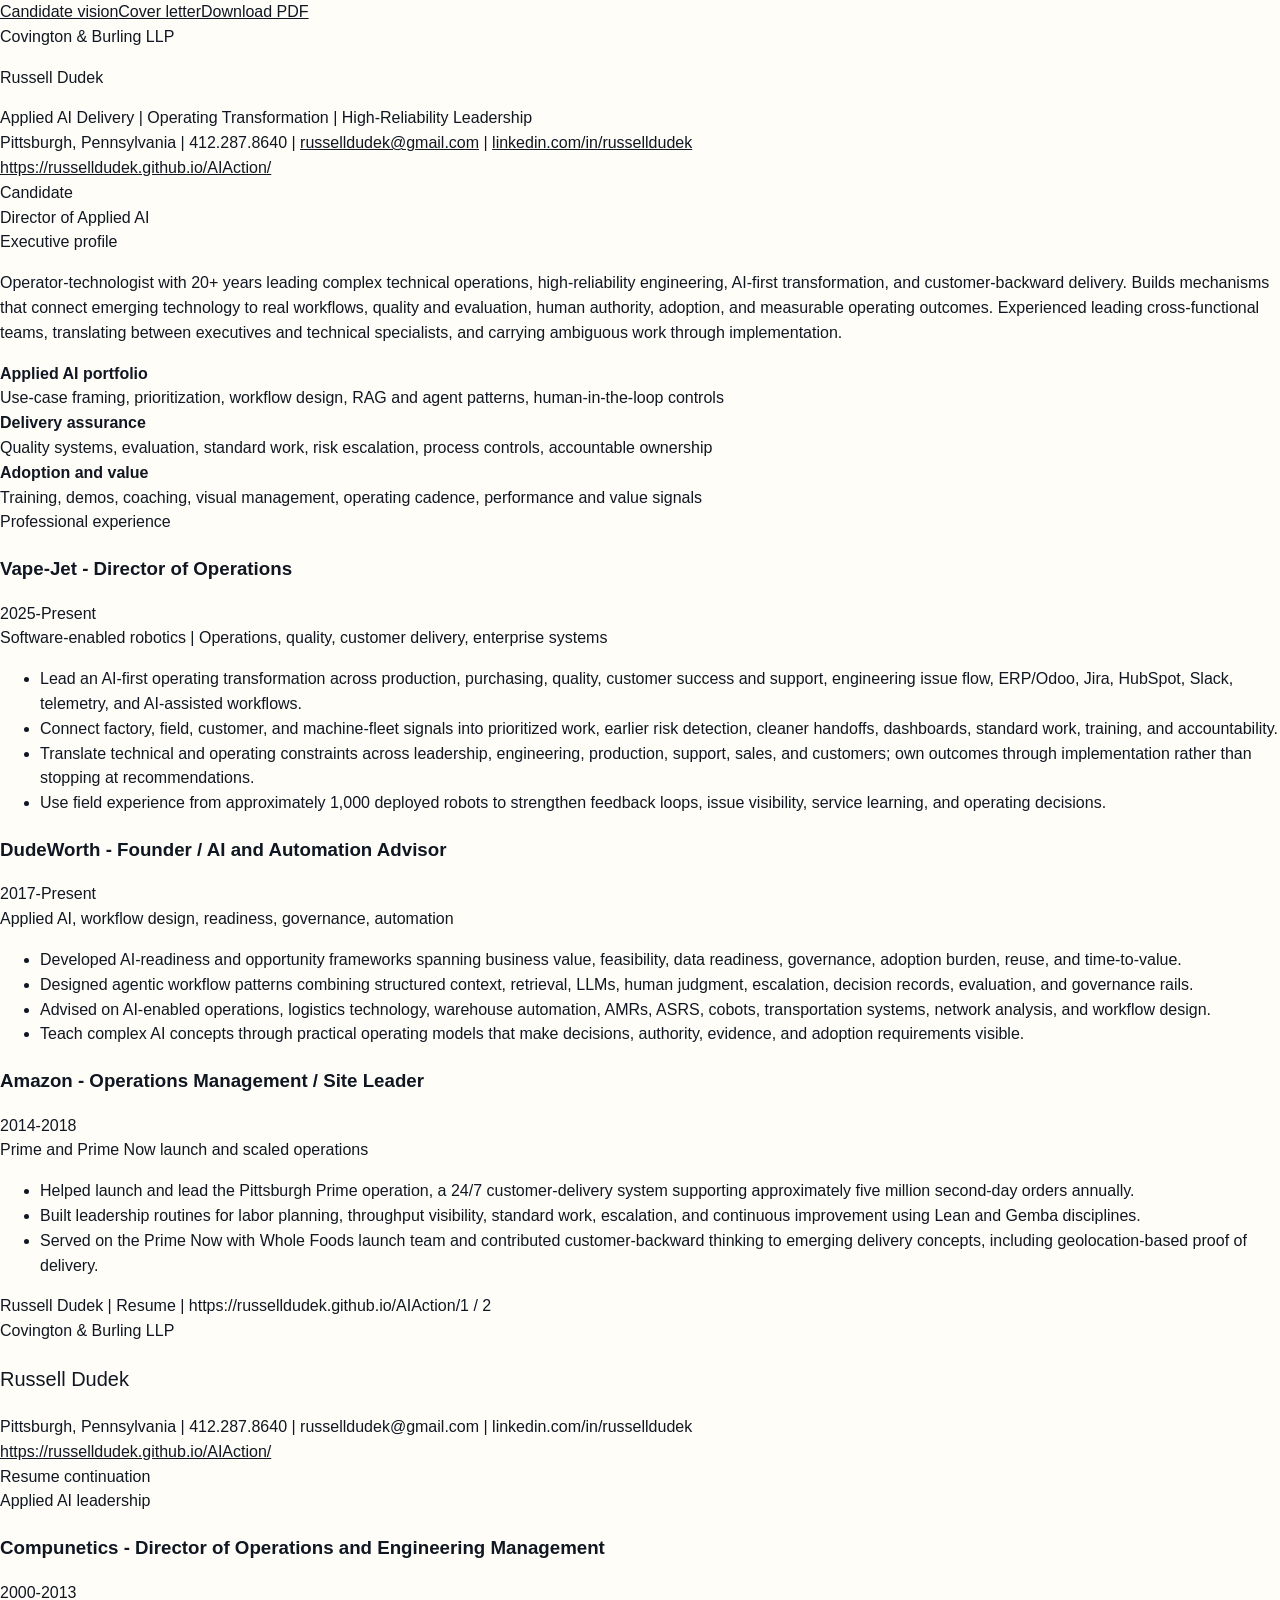
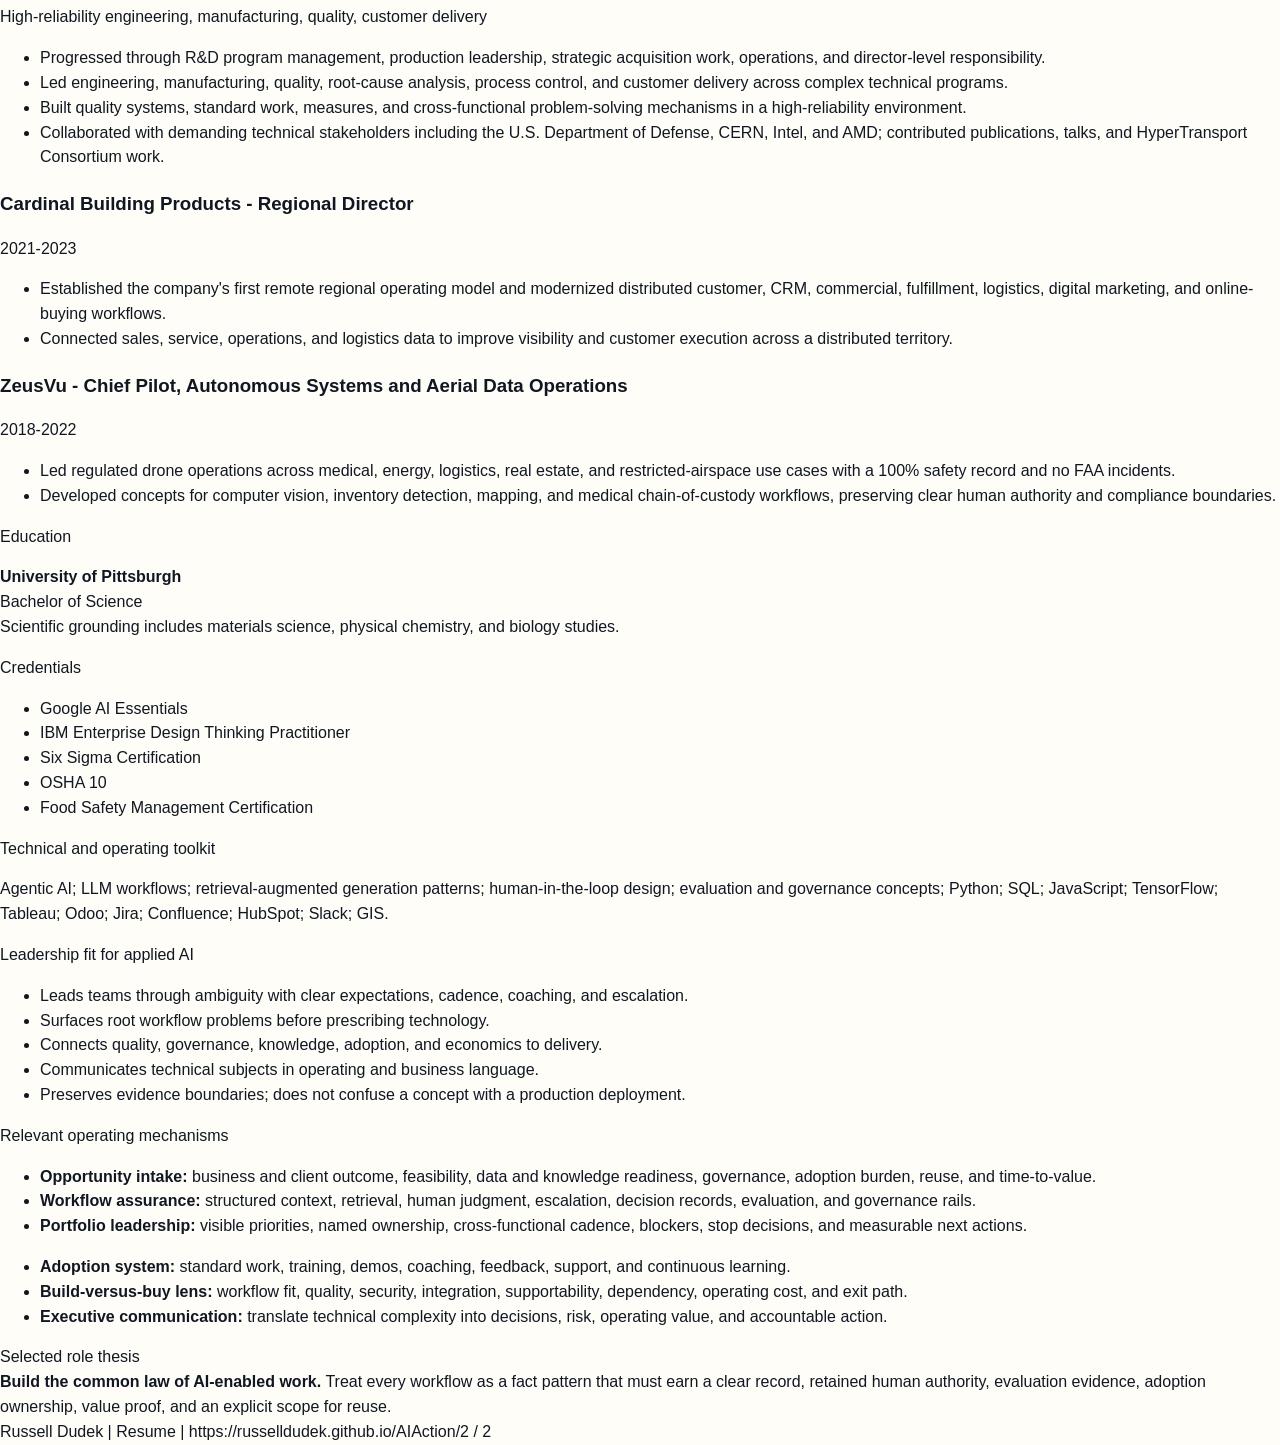
<file: covington-ai/resume.html>
<!doctype html><html lang="en"><head><meta charset="utf-8"><meta name="viewport" content="width=device-width,initial-scale=1"><title>Russell Dudek - Resume</title><link rel="stylesheet" href="styles.css"></head><body class="doc-body"><div class="doc-toolbar"><a href="index.html">Candidate vision</a><a href="cover-letter.html">Cover letter</a><a href="pdfs/Russell-Dudek-Covington-Resume.pdf" download>Download PDF</a></div><main class="doc-stack">
<section class="doc-page resume-page"><header class="doc-brand"><div><div class="company">Covington &amp; Burling LLP</div><p class="doc-title">Russell Dudek</p><div class="doc-subtitle">Applied AI Delivery | Operating Transformation | High-Reliability Leadership</div><div class="doc-contact">Pittsburgh, Pennsylvania | 412.287.8640 | <a href="mailto:russelldudek@gmail.com">russelldudek@gmail.com</a> | <a href="https://www.linkedin.com/in/russelldudek">linkedin.com/in/russelldudek</a><br><a href="https://russelldudek.github.io/AIAction/">https://russelldudek.github.io/AIAction/</a></div></div><div class="candidate">Candidate<br>Director of Applied AI</div></header>
<div class="doc-h2">Executive profile</div><p class="doc-p">Operator-technologist with 20+ years leading complex technical operations, high-reliability engineering, AI-first transformation, and customer-backward delivery. Builds mechanisms that connect emerging technology to real workflows, quality and evaluation, human authority, adoption, and measurable operating outcomes. Experienced leading cross-functional teams, translating between executives and technical specialists, and carrying ambiguous work through implementation.</p>
<div class="skill-band"><div><strong>Applied AI portfolio</strong><br>Use-case framing, prioritization, workflow design, RAG and agent patterns, human-in-the-loop controls</div><div><strong>Delivery assurance</strong><br>Quality systems, evaluation, standard work, risk escalation, process controls, accountable ownership</div><div><strong>Adoption and value</strong><br>Training, demos, coaching, visual management, operating cadence, performance and value signals</div></div>
<div class="doc-h2">Professional experience</div>
<div class="experience"><div class="role-line"><h3>Vape-Jet - Director of Operations</h3><span>2025-Present</span></div><div class="doc-meta">Software-enabled robotics | Operations, quality, customer delivery, enterprise systems</div><ul class="doc-ul"><li>Lead an AI-first operating transformation across production, purchasing, quality, customer success and support, engineering issue flow, ERP/Odoo, Jira, HubSpot, Slack, telemetry, and AI-assisted workflows.</li><li>Connect factory, field, customer, and machine-fleet signals into prioritized work, earlier risk detection, cleaner handoffs, dashboards, standard work, training, and accountability.</li><li>Translate technical and operating constraints across leadership, engineering, production, support, sales, and customers; own outcomes through implementation rather than stopping at recommendations.</li><li>Use field experience from approximately 1,000 deployed robots to strengthen feedback loops, issue visibility, service learning, and operating decisions.</li></ul></div>
<div class="experience"><div class="role-line"><h3>DudeWorth - Founder / AI and Automation Advisor</h3><span>2017-Present</span></div><div class="doc-meta">Applied AI, workflow design, readiness, governance, automation</div><ul class="doc-ul"><li>Developed AI-readiness and opportunity frameworks spanning business value, feasibility, data readiness, governance, adoption burden, reuse, and time-to-value.</li><li>Designed agentic workflow patterns combining structured context, retrieval, LLMs, human judgment, escalation, decision records, evaluation, and governance rails.</li><li>Advised on AI-enabled operations, logistics technology, warehouse automation, AMRs, ASRS, cobots, transportation systems, network analysis, and workflow design.</li><li>Teach complex AI concepts through practical operating models that make decisions, authority, evidence, and adoption requirements visible.</li></ul></div>
<div class="experience"><div class="role-line"><h3>Amazon - Operations Management / Site Leader</h3><span>2014-2018</span></div><div class="doc-meta">Prime and Prime Now launch and scaled operations</div><ul class="doc-ul"><li>Helped launch and lead the Pittsburgh Prime operation, a 24/7 customer-delivery system supporting approximately five million second-day orders annually.</li><li>Built leadership routines for labor planning, throughput visibility, standard work, escalation, and continuous improvement using Lean and Gemba disciplines.</li><li>Served on the Prime Now with Whole Foods launch team and contributed customer-backward thinking to emerging delivery concepts, including geolocation-based proof of delivery.</li></ul></div>
<div class="doc-footer"><span>Russell Dudek | Resume | https://russelldudek.github.io/AIAction/</span><span>1 / 2</span></div></section>
<section class="doc-page resume-page resume-cont"><header class="doc-brand"><div><div class="company">Covington &amp; Burling LLP</div><p class="doc-title" style="font-size:20px">Russell Dudek</p><div class="doc-contact">Pittsburgh, Pennsylvania | 412.287.8640 | russelldudek@gmail.com | linkedin.com/in/russelldudek<br><a href="https://russelldudek.github.io/AIAction/">https://russelldudek.github.io/AIAction/</a></div></div><div class="candidate">Resume continuation<br>Applied AI leadership</div></header>
<div class="experience"><div class="role-line"><h3>Compunetics - Director of Operations and Engineering Management</h3><span>2000-2013</span></div><div class="doc-meta">High-reliability engineering, manufacturing, quality, customer delivery</div><ul class="doc-ul"><li>Progressed through R&amp;D program management, production leadership, strategic acquisition work, operations, and director-level responsibility.</li><li>Led engineering, manufacturing, quality, root-cause analysis, process control, and customer delivery across complex technical programs.</li><li>Built quality systems, standard work, measures, and cross-functional problem-solving mechanisms in a high-reliability environment.</li><li>Collaborated with demanding technical stakeholders including the U.S. Department of Defense, CERN, Intel, and AMD; contributed publications, talks, and HyperTransport Consortium work.</li></ul></div>
<div class="experience"><div class="role-line"><h3>Cardinal Building Products - Regional Director</h3><span>2021-2023</span></div><ul class="doc-ul"><li>Established the company's first remote regional operating model and modernized distributed customer, CRM, commercial, fulfillment, logistics, digital marketing, and online-buying workflows.</li><li>Connected sales, service, operations, and logistics data to improve visibility and customer execution across a distributed territory.</li></ul></div>
<div class="experience"><div class="role-line"><h3>ZeusVu - Chief Pilot, Autonomous Systems and Aerial Data Operations</h3><span>2018-2022</span></div><ul class="doc-ul"><li>Led regulated drone operations across medical, energy, logistics, real estate, and restricted-airspace use cases with a 100% safety record and no FAA incidents.</li><li>Developed concepts for computer vision, inventory detection, mapping, and medical chain-of-custody workflows, preserving clear human authority and compliance boundaries.</li></ul></div>
<div class="doc-two"><div><div class="doc-h2">Education</div><p class="doc-p"><strong>University of Pittsburgh</strong><br>Bachelor of Science<br>Scientific grounding includes materials science, physical chemistry, and biology studies.</p><div class="doc-h2">Credentials</div><ul class="doc-ul"><li>Google AI Essentials</li><li>IBM Enterprise Design Thinking Practitioner</li><li>Six Sigma Certification</li><li>OSHA 10</li><li>Food Safety Management Certification</li></ul></div><div><div class="doc-h2">Technical and operating toolkit</div><p class="doc-p">Agentic AI; LLM workflows; retrieval-augmented generation patterns; human-in-the-loop design; evaluation and governance concepts; Python; SQL; JavaScript; TensorFlow; Tableau; Odoo; Jira; Confluence; HubSpot; Slack; GIS.</p><div class="doc-h2">Leadership fit for applied AI</div><ul class="doc-ul"><li>Leads teams through ambiguity with clear expectations, cadence, coaching, and escalation.</li><li>Surfaces root workflow problems before prescribing technology.</li><li>Connects quality, governance, knowledge, adoption, and economics to delivery.</li><li>Communicates technical subjects in operating and business language.</li><li>Preserves evidence boundaries; does not confuse a concept with a production deployment.</li></ul></div></div>
<div class="doc-h2">Relevant operating mechanisms</div><div class="doc-two"><ul class="doc-ul"><li><strong>Opportunity intake:</strong> business and client outcome, feasibility, data and knowledge readiness, governance, adoption burden, reuse, and time-to-value.</li><li><strong>Workflow assurance:</strong> structured context, retrieval, human judgment, escalation, decision records, evaluation, and governance rails.</li><li><strong>Portfolio leadership:</strong> visible priorities, named ownership, cross-functional cadence, blockers, stop decisions, and measurable next actions.</li></ul><ul class="doc-ul"><li><strong>Adoption system:</strong> standard work, training, demos, coaching, feedback, support, and continuous learning.</li><li><strong>Build-versus-buy lens:</strong> workflow fit, quality, security, integration, supportability, dependency, operating cost, and exit path.</li><li><strong>Executive communication:</strong> translate technical complexity into decisions, risk, operating value, and accountable action.</li></ul></div>
<div class="doc-h2">Selected role thesis</div><div class="doc-callout"><strong>Build the common law of AI-enabled work.</strong> Treat every workflow as a fact pattern that must earn a clear record, retained human authority, evaluation evidence, adoption ownership, value proof, and an explicit scope for reuse.</div>
<div class="doc-footer"><span>Russell Dudek | Resume | https://russelldudek.github.io/AIAction/</span><span>2 / 2</span></div></section></main></body></html>
</file>
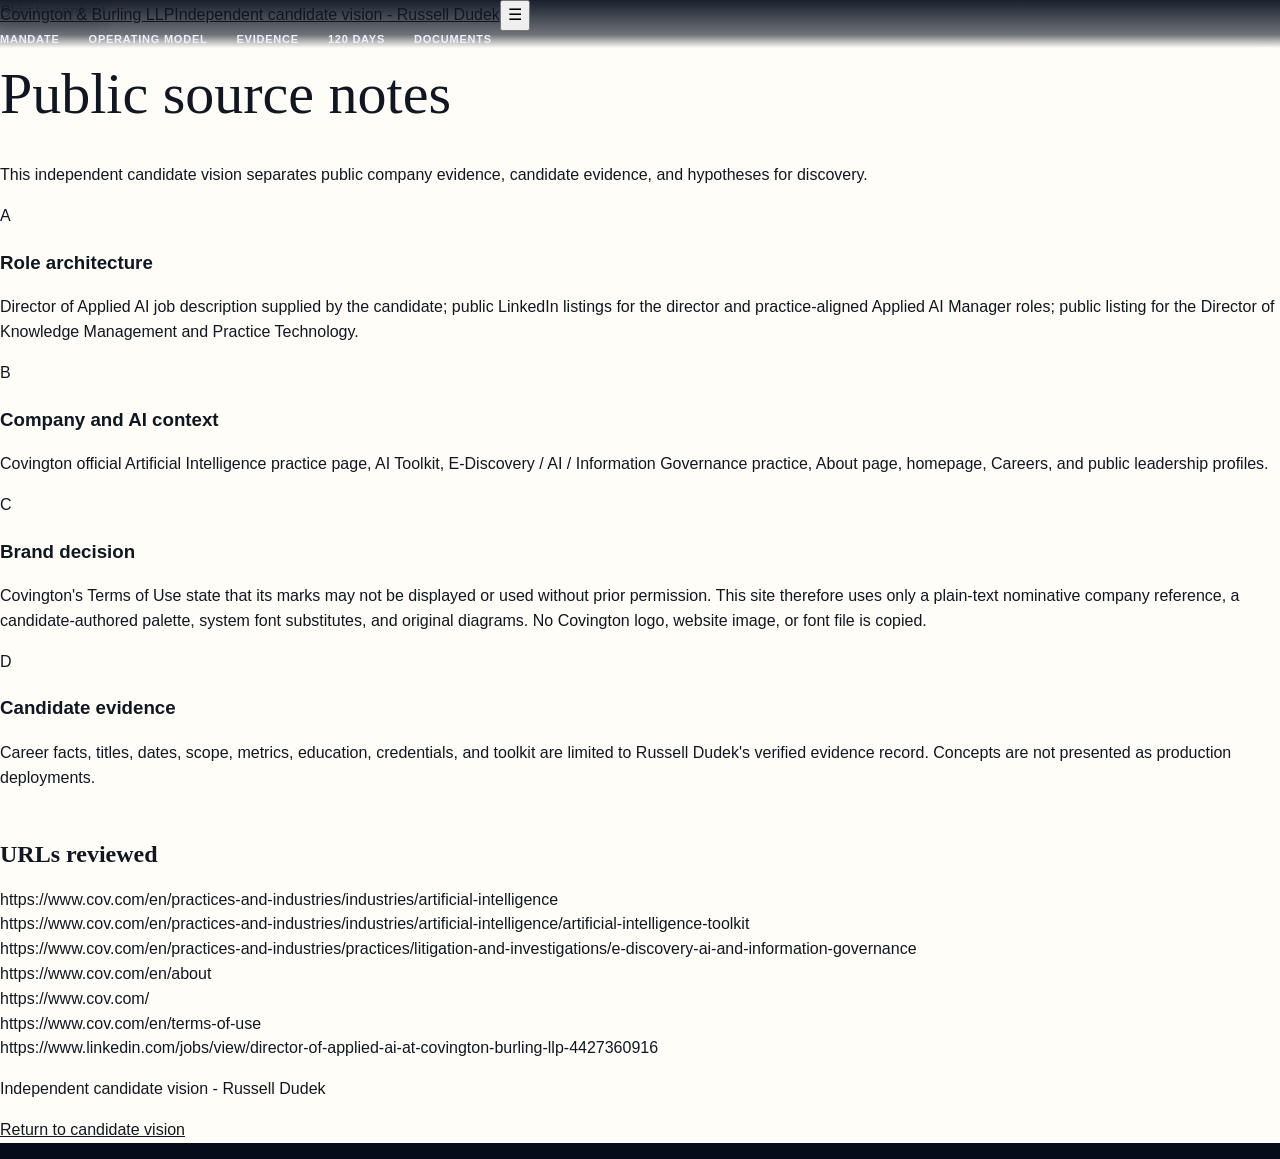
<file: covington-ai/source-notes.html>
<!doctype html><html lang="en"><head><meta charset="utf-8"><meta name="viewport" content="width=device-width,initial-scale=1"><title>Public Source Notes</title><link rel="stylesheet" href="styles.css"></head><body><a class="skip" href="#main">Skip to content</a><header class="site-header"><nav class="nav" aria-label="Primary"><a class="brand" href="index.html"><span class="brand-rule"></span><span><span class="brand-name">Covington &amp; Burling LLP</span><span class="brand-sub">Independent candidate vision - Russell Dudek</span></span></a><button id="menuBtn" class="menu-btn" aria-expanded="false" aria-label="Open menu">&#9776;</button><div class="nav-links"><a href="#mandate">Mandate</a><a href="#reporter">Operating model</a><a href="#evidence">Evidence</a><a href="#entry">120 days</a><a href="#documents" class="nav-cta">Documents</a></div></nav></header><main id="main" class="section"><div class="section-inner"><h1 style="font:500 58px/1.05 var(--serif);color:var(--navy)">Public source notes</h1><p class="section-intro">This independent candidate vision separates public company evidence, candidate evidence, and hypotheses for discovery.</p><div class="doc-list"><div class="doc-row"><div class="doc-num">A</div><div><h3>Role architecture</h3><p>Director of Applied AI job description supplied by the candidate; public LinkedIn listings for the director and practice-aligned Applied AI Manager roles; public listing for the Director of Knowledge Management and Practice Technology.</p></div></div><div class="doc-row"><div class="doc-num">B</div><div><h3>Company and AI context</h3><p>Covington official Artificial Intelligence practice page, AI Toolkit, E-Discovery / AI / Information Governance practice, About page, homepage, Careers, and public leadership profiles.</p></div></div><div class="doc-row"><div class="doc-num">C</div><div><h3>Brand decision</h3><p>Covington's Terms of Use state that its marks may not be displayed or used without prior permission. This site therefore uses only a plain-text nominative company reference, a candidate-authored palette, system font substitutes, and original diagrams. No Covington logo, website image, or font file is copied.</p></div></div><div class="doc-row"><div class="doc-num">D</div><div><h3>Candidate evidence</h3><p>Career facts, titles, dates, scope, metrics, education, credentials, and toolkit are limited to Russell Dudek's verified evidence record. Concepts are not presented as production deployments.</p></div></div></div><div style="margin-top:50px"><h2 style="font:700 24px var(--serif)">URLs reviewed</h2><div class="source-list"><p>https://www.cov.com/en/practices-and-industries/industries/artificial-intelligence<br>https://www.cov.com/en/practices-and-industries/industries/artificial-intelligence/artificial-intelligence-toolkit<br>https://www.cov.com/en/practices-and-industries/practices/litigation-and-investigations/e-discovery-ai-and-information-governance<br>https://www.cov.com/en/about<br>https://www.cov.com/<br>https://www.cov.com/en/terms-of-use<br>https://www.linkedin.com/jobs/view/director-of-applied-ai-at-covington-burling-llp-4427360916</p></div></div></div></main><footer class="footer"><div class="footer-inner"><p>Independent candidate vision - Russell Dudek</p><p class="right"><a href="index.html">Return to candidate vision</a></p></div></footer><script src="app.js"></script></body></html>
</file>
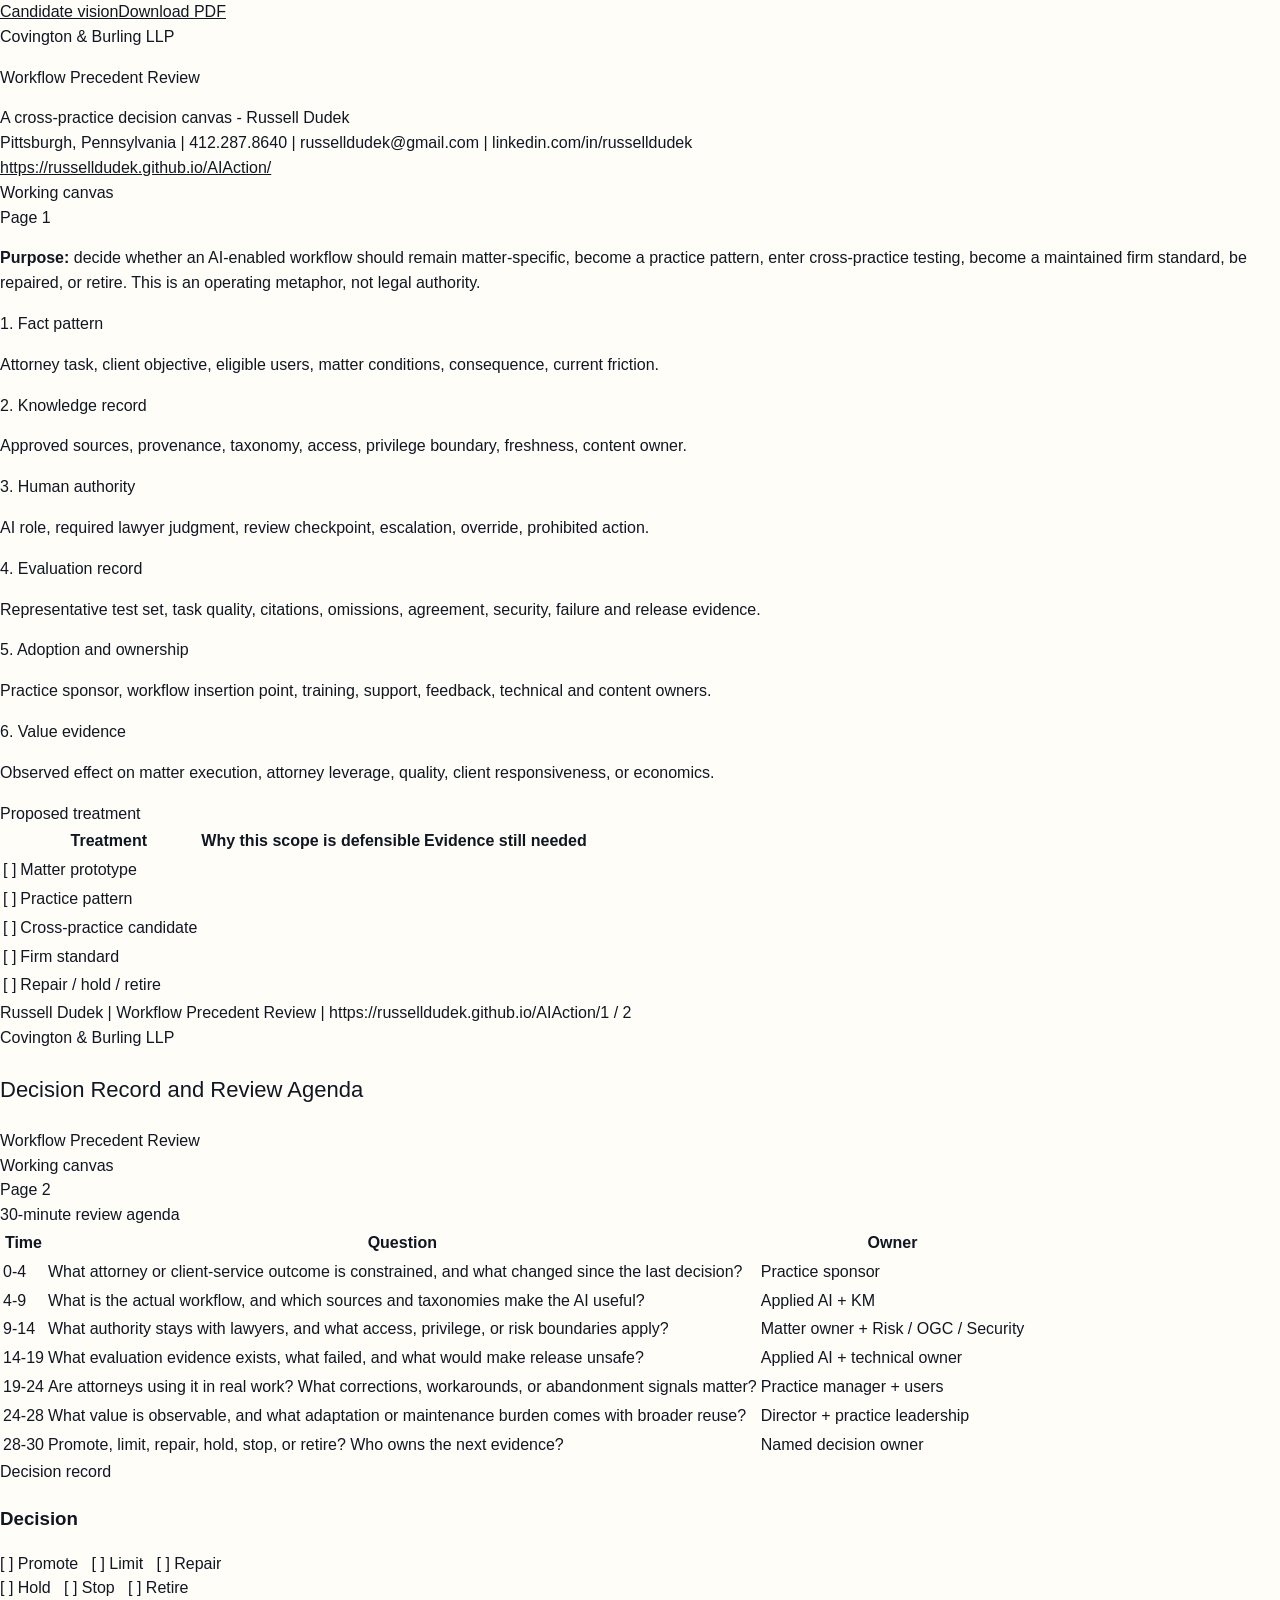
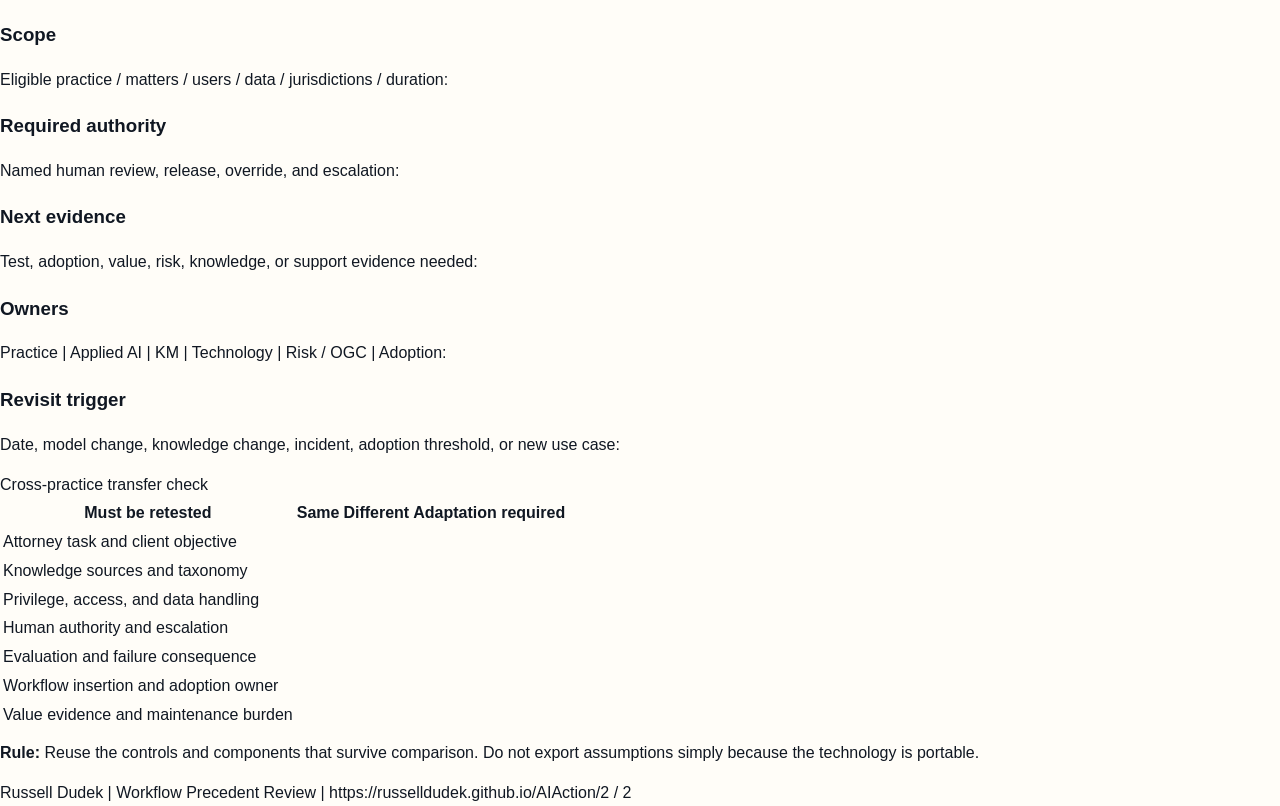
<file: covington-ai/workflow-precedent-review.html>
<!doctype html><html lang="en"><head><meta charset="utf-8"><meta name="viewport" content="width=device-width,initial-scale=1"><title>Workflow Precedent Review</title><link rel="stylesheet" href="styles.css"></head><body class="doc-body"><div class="doc-toolbar"><a href="index.html">Candidate vision</a><a href="pdfs/Russell-Dudek-Covington-Workflow-Precedent-Review.pdf" download>Download PDF</a></div><main class="doc-stack"><section class="doc-page review-page"><header class="doc-brand"><div><div class="company">Covington &amp; Burling LLP</div><p class="doc-title">Workflow Precedent Review</p><div class="doc-subtitle">A cross-practice decision canvas - Russell Dudek</div><div class="doc-contact">Pittsburgh, Pennsylvania | 412.287.8640 | russelldudek@gmail.com | linkedin.com/in/russelldudek<br><a href="https://russelldudek.github.io/AIAction/">https://russelldudek.github.io/AIAction/</a></div></div><div class="candidate">Working canvas<br>Page 1</div></header><p class="doc-p"><strong>Purpose:</strong> decide whether an AI-enabled workflow should remain matter-specific, become a practice pattern, enter cross-practice testing, become a maintained firm standard, be repaired, or retire. This is an operating metaphor, not legal authority.</p><div class="doc-two"><div><div class="doc-h2">1. Fact pattern</div><p class="doc-p">Attorney task, client objective, eligible users, matter conditions, consequence, current friction.</p><div class="worksheet-line"></div><div class="worksheet-line"></div><div class="doc-h2">2. Knowledge record</div><p class="doc-p">Approved sources, provenance, taxonomy, access, privilege boundary, freshness, content owner.</p><div class="worksheet-line"></div><div class="worksheet-line"></div><div class="doc-h2">3. Human authority</div><p class="doc-p">AI role, required lawyer judgment, review checkpoint, escalation, override, prohibited action.</p><div class="worksheet-line"></div><div class="worksheet-line"></div></div><div><div class="doc-h2">4. Evaluation record</div><p class="doc-p">Representative test set, task quality, citations, omissions, agreement, security, failure and release evidence.</p><div class="worksheet-line"></div><div class="worksheet-line"></div><div class="doc-h2">5. Adoption and ownership</div><p class="doc-p">Practice sponsor, workflow insertion point, training, support, feedback, technical and content owners.</p><div class="worksheet-line"></div><div class="worksheet-line"></div><div class="doc-h2">6. Value evidence</div><p class="doc-p">Observed effect on matter execution, attorney leverage, quality, client responsiveness, or economics.</p><div class="worksheet-line"></div><div class="worksheet-line"></div></div></div><div class="doc-h2">Proposed treatment</div><table class="mini-table"><tr><th></th><th>Treatment</th><th>Why this scope is defensible</th><th>Evidence still needed</th></tr><tr><td>[ ]</td><td>Matter prototype</td><td></td><td></td></tr><tr><td>[ ]</td><td>Practice pattern</td><td></td><td></td></tr><tr><td>[ ]</td><td>Cross-practice candidate</td><td></td><td></td></tr><tr><td>[ ]</td><td>Firm standard</td><td></td><td></td></tr><tr><td>[ ]</td><td>Repair / hold / retire</td><td></td><td></td></tr></table><div class="doc-footer"><span>Russell Dudek | Workflow Precedent Review | https://russelldudek.github.io/AIAction/</span><span>1 / 2</span></div></section><section class="doc-page review-page review-compact"><header class="doc-brand"><div><div class="company">Covington &amp; Burling LLP</div><p class="doc-title" style="font-size:22px">Decision Record and Review Agenda</p><div class="doc-subtitle">Workflow Precedent Review</div></div><div class="candidate">Working canvas<br>Page 2</div></header><div class="doc-h2">30-minute review agenda</div><table class="mini-table"><tr><th>Time</th><th>Question</th><th>Owner</th></tr><tr><td>0-4</td><td>What attorney or client-service outcome is constrained, and what changed since the last decision?</td><td>Practice sponsor</td></tr><tr><td>4-9</td><td>What is the actual workflow, and which sources and taxonomies make the AI useful?</td><td>Applied AI + KM</td></tr><tr><td>9-14</td><td>What authority stays with lawyers, and what access, privilege, or risk boundaries apply?</td><td>Matter owner + Risk / OGC / Security</td></tr><tr><td>14-19</td><td>What evaluation evidence exists, what failed, and what would make release unsafe?</td><td>Applied AI + technical owner</td></tr><tr><td>19-24</td><td>Are attorneys using it in real work? What corrections, workarounds, or abandonment signals matter?</td><td>Practice manager + users</td></tr><tr><td>24-28</td><td>What value is observable, and what adaptation or maintenance burden comes with broader reuse?</td><td>Director + practice leadership</td></tr><tr><td>28-30</td><td>Promote, limit, repair, hold, stop, or retire? Who owns the next evidence?</td><td>Named decision owner</td></tr></table><div class="doc-h2">Decision record</div><div class="check-grid"><div class="check-item"><h3>Decision</h3><p class="doc-p">[ ] Promote &nbsp; [ ] Limit &nbsp; [ ] Repair<br>[ ] Hold &nbsp; [ ] Stop &nbsp; [ ] Retire</p></div><div class="check-item"><h3>Scope</h3><p class="doc-p">Eligible practice / matters / users / data / jurisdictions / duration:</p></div><div class="check-item"><h3>Required authority</h3><p class="doc-p">Named human review, release, override, and escalation:</p></div><div class="check-item"><h3>Next evidence</h3><p class="doc-p">Test, adoption, value, risk, knowledge, or support evidence needed:</p></div><div class="check-item"><h3>Owners</h3><p class="doc-p">Practice | Applied AI | KM | Technology | Risk / OGC | Adoption:</p></div><div class="check-item"><h3>Revisit trigger</h3><p class="doc-p">Date, model change, knowledge change, incident, adoption threshold, or new use case:</p></div></div><div class="doc-h2">Cross-practice transfer check</div><table class="mini-table"><tr><th>Must be retested</th><th>Same</th><th>Different</th><th>Adaptation required</th></tr><tr><td>Attorney task and client objective</td><td></td><td></td><td></td></tr><tr><td>Knowledge sources and taxonomy</td><td></td><td></td><td></td></tr><tr><td>Privilege, access, and data handling</td><td></td><td></td><td></td></tr><tr><td>Human authority and escalation</td><td></td><td></td><td></td></tr><tr><td>Evaluation and failure consequence</td><td></td><td></td><td></td></tr><tr><td>Workflow insertion and adoption owner</td><td></td><td></td><td></td></tr><tr><td>Value evidence and maintenance burden</td><td></td><td></td><td></td></tr></table><p class="doc-p" style="margin-top:10px"><strong>Rule:</strong> Reuse the controls and components that survive comparison. Do not export assumptions simply because the technology is portable.</p><div class="doc-footer"><span>Russell Dudek | Workflow Precedent Review | https://russelldudek.github.io/AIAction/</span><span>2 / 2</span></div></section></main></body></html>
</file>
<file: styles.css>
@import url('./brand-tokens.css');
*{box-sizing:border-box}html{scroll-behavior:smooth}body{margin:0;font-family:var(--font-body);color:var(--dh-ink);background:var(--dh-white);line-height:1.5}a{color:inherit}img{max-width:100%;display:block}button{font:inherit}.sr-only{position:absolute;width:1px;height:1px;padding:0;margin:-1px;overflow:hidden;clip:rect(0,0,0,0);white-space:nowrap;border:0}
.site-nav{position:sticky;top:0;z-index:40;display:flex;align-items:center;justify-content:space-between;padding:14px clamp(18px,4vw,64px);background:rgba(255,255,255,.93);backdrop-filter:blur(16px);border-bottom:1px solid rgba(215,224,236,.85)}
.brand-id{display:flex;align-items:center;gap:14px;min-width:0}.company-logo{height:32px;width:132px;object-fit:contain;object-position:left center}.company-wordmark-fallback{font-family:var(--font-display);font-weight:600;font-size:29px;letter-spacing:-.055em;line-height:1}.company-wordmark-fallback .deep{color:var(--dh-blue)}.company-wordmark-fallback .how{color:#34373d}.candidate-label{font-size:11px;letter-spacing:.12em;text-transform:uppercase;color:#627085;border-left:1px solid var(--dh-line);padding-left:14px;white-space:nowrap}.site-links{display:flex;gap:8px;align-items:center}.site-links a,.nav-button{white-space:nowrap;font-size:13px;font-weight:650;text-decoration:none;padding:10px 13px;border-radius:999px}.site-links a:hover,.site-links a:focus-visible{background:var(--dh-cloud)}.nav-button{background:var(--dh-ink);color:white}.mobile-toggle{display:none;border:0;background:transparent;font-weight:700;padding:8px}
.hero{position:relative;overflow:hidden;padding:clamp(68px,8vw,118px) clamp(18px,5vw,80px) 72px;background:linear-gradient(145deg,#fff 0%,#f6f9fe 64%,#ecf4ff 100%)}.hero:before{content:"";position:absolute;inset:auto -12% -48% auto;width:60vw;height:60vw;border-radius:50%;background:radial-gradient(circle,rgba(67,136,247,.16),transparent 66%);pointer-events:none}.hero-grid{position:relative;max-width:1400px;margin:auto;display:grid;grid-template-columns:minmax(0,.88fr) minmax(560px,1.12fr);gap:clamp(32px,5vw,84px);align-items:center}.eyebrow{font-size:12px;font-weight:800;letter-spacing:.14em;text-transform:uppercase;color:var(--dh-blue-deep);margin:0 0 18px}.hero h1{font-family:var(--font-display);font-size:clamp(50px,6vw,92px);line-height:.96;letter-spacing:-.065em;margin:0 0 24px;max-width:760px}.hero h1 em{font-style:normal;color:var(--dh-blue)}.lead{font-size:clamp(18px,1.6vw,23px);line-height:1.5;color:#47556a;max-width:720px;margin:0 0 29px}.hero-actions{display:flex;gap:12px;flex-wrap:wrap}.button{display:inline-flex;align-items:center;justify-content:center;gap:8px;text-decoration:none;padding:13px 17px;border-radius:11px;font-weight:750;border:1px solid var(--dh-ink);background:var(--dh-ink);color:#fff}.button.secondary{background:#fff;color:var(--dh-ink);border-color:var(--dh-line)}.button:hover,.button:focus-visible{transform:translateY(-1px);box-shadow:0 10px 30px rgba(17,24,39,.12)}.micro-proof{display:flex;gap:18px;flex-wrap:wrap;margin-top:34px;padding-top:25px;border-top:1px solid var(--dh-line);font-size:13px;color:#5a687a}.micro-proof strong{display:block;color:var(--dh-ink);font-size:14px}
.coordinate-stage{position:relative;min-height:620px;border-radius:28px;background:#111722;color:#fff;box-shadow:var(--shadow);overflow:hidden;border:1px solid #27344a;isolation:isolate}.coordinate-stage:before{content:"";position:absolute;inset:0;background-image:linear-gradient(rgba(95,122,164,.12) 1px,transparent 1px),linear-gradient(90deg,rgba(95,122,164,.12) 1px,transparent 1px);background-size:32px 32px;mask-image:linear-gradient(to bottom,black 55%,transparent)}.stage-header{position:relative;z-index:4;display:flex;justify-content:space-between;align-items:flex-start;padding:24px 26px 0}.stage-header h2{font-family:var(--font-display);font-size:21px;letter-spacing:-.025em;margin:0}.stage-header p{font-size:11px;letter-spacing:.1em;text-transform:uppercase;color:#aab9cc;margin:4px 0 0}.stage-state{font-size:11px;font-weight:800;letter-spacing:.1em;text-transform:uppercase;color:#8ce4d7;border:1px solid rgba(53,208,186,.45);background:rgba(53,208,186,.08);padding:8px 10px;border-radius:999px}.stage-viewport{position:relative;height:360px;margin:24px 28px 0;border:1px solid #33445f;background:radial-gradient(circle at 50% 44%,rgba(67,136,247,.15),transparent 45%),#0d131d;overflow:hidden}.axis{position:absolute;background:#697d9c}.axis-x{left:7%;right:7%;bottom:13%;height:2px}.axis-y{left:12%;top:7%;bottom:10%;width:2px}.axis-t{left:12%;top:15%;width:72%;height:2px;transform:rotate(-31deg);transform-origin:left center}.axis-label{position:absolute;font:700 10px/1 var(--font-body);letter-spacing:.14em;color:#8fa2bf}.label-x{right:5%;bottom:10%}.label-y{left:7%;top:5%}.label-t{right:11%;top:11%}.tick{position:absolute;background:#8091ac}.axis-x .tick{width:1px;height:8px;top:-3px}.axis-y .tick{height:1px;width:8px;left:-3px}.work-bed{position:absolute;left:24%;right:13%;bottom:20%;height:50%;transform:skewY(-7deg);border:1px solid #506681;background:linear-gradient(140deg,rgba(67,136,247,.08),rgba(53,208,186,.03));box-shadow:inset 0 0 0 10px rgba(12,19,30,.5)}.work-object{position:absolute;left:47%;top:42%;width:118px;height:92px;border:1px solid #94a8c5;background:linear-gradient(145deg,#33445c,#151f2d);transform:skewY(-7deg);box-shadow:14px 16px 0 rgba(0,0,0,.22)}.work-object:before,.work-object:after{content:"";position:absolute;border:1px solid rgba(145,169,202,.35)}.work-object:before{inset:13px}.work-object:after{width:35%;height:28%;left:32%;top:35%;background:rgba(67,136,247,.15)}.gantry{position:absolute;left:18%;top:10%;width:65%;height:62%;border-left:6px solid #637794;border-right:6px solid #637794;border-top:8px solid #637794}.crosshead{position:absolute;left:12%;top:-11px;width:84px;height:23px;background:#91a4be;border:1px solid #bfd1e8;transform:translateX(0)}.probe{position:absolute;left:38px;top:21px;width:7px;height:128px;background:linear-gradient(#a9bdd6 0 70%,var(--wa-cyan) 70%);box-shadow:0 0 18px rgba(53,208,186,.4)}.scan-line{position:absolute;left:18%;right:18%;top:49%;height:1px;background:var(--wa-cyan);box-shadow:0 0 14px var(--wa-cyan);opacity:.7}.address-tag{position:absolute;left:50%;top:67%;transform:translateX(-50%);font:800 10px/1.2 var(--font-body);letter-spacing:.12em;color:#c9fff7;background:#10332f;border:1px solid rgba(53,208,186,.55);padding:8px 10px}.coordinate-stage.is-scanning .crosshead{animation:gantryScan 5.4s cubic-bezier(.45,0,.2,1) infinite}.coordinate-stage.is-scanning .scan-line{animation:scanY 5.4s cubic-bezier(.45,0,.2,1) infinite}.coordinate-stage.is-scanning .address-tag{animation:tagResolve 5.4s ease infinite}@keyframes gantryScan{0%,8%{transform:translateX(0)}36%{transform:translateX(210px)}62%{transform:translateX(108px)}83%,100%{transform:translateX(290px)}}@keyframes scanY{0%,8%{top:28%;opacity:0}20%{opacity:.9}72%{top:70%;opacity:.8}85%,100%{top:70%;opacity:0}}@keyframes tagResolve{0%,70%{opacity:.25;filter:blur(2px)}82%,100%{opacity:1;filter:none}}
.stage-controls{position:relative;z-index:4;padding:20px 24px 25px}.scenario-tabs{display:grid;grid-template-columns:repeat(4,1fr);gap:7px}.scenario-tab{border:1px solid #354863;background:#192333;color:#c6d3e5;border-radius:9px;padding:10px 7px;font-size:11px;font-weight:750;cursor:pointer}.scenario-tab[aria-selected="true"]{background:var(--dh-blue);border-color:#70a6fb;color:white}.scenario-tab:focus-visible{outline:2px solid #fff;outline-offset:2px}.address-readout{margin-top:14px;display:grid;grid-template-columns:1.2fr 1fr;gap:9px}.readout-block{border:1px solid #30425b;background:#121b28;padding:12px;border-radius:10px}.readout-block span{display:block;color:#8fa3bf;font-size:9px;letter-spacing:.12em;text-transform:uppercase}.readout-block strong{display:block;color:#fff;margin-top:4px;font-size:13px}.readout-block.full{grid-column:1/-1}.reset-button{margin-top:10px;background:transparent;color:#a8bad2;border:0;text-decoration:underline;cursor:pointer;font-size:11px}
.section{padding:clamp(72px,8vw,118px) clamp(18px,5vw,80px)}.section-inner{max-width:1280px;margin:auto}.section-kicker{font-size:12px;font-weight:850;letter-spacing:.15em;text-transform:uppercase;color:var(--dh-blue-deep);margin:0 0 14px}.section h2{font-family:var(--font-display);font-size:clamp(38px,4.5vw,68px);line-height:1.02;letter-spacing:-.055em;margin:0 0 20px;max-width:980px}.section-intro{font-size:20px;color:#546276;max-width:850px;margin:0 0 45px}.pressure-field{display:grid;grid-template-columns:1.2fr .8fr;gap:40px}.pressure-stack{display:grid;gap:1px;background:var(--dh-line);border:1px solid var(--dh-line);border-radius:18px;overflow:hidden}.pressure-row{display:grid;grid-template-columns:150px 1fr;background:#fff;padding:24px;gap:20px;align-items:start}.pressure-row b{font-size:12px;color:var(--dh-blue-deep);letter-spacing:.08em;text-transform:uppercase}.pressure-row p{margin:0;font-size:17px}.mandate-panel{background:var(--dh-ink);color:white;border-radius:18px;padding:32px;display:flex;flex-direction:column;justify-content:space-between}.mandate-panel blockquote{font-family:var(--font-display);font-size:30px;line-height:1.18;letter-spacing:-.035em;margin:0}.mandate-panel small{color:#aab7c9;font-size:12px;margin-top:30px}.substrate-section{background:var(--dh-ink);color:#fff}.substrate-section .section-kicker{color:#8eb8ff}.substrate-section .section-intro{color:#a8b5c8}.address-anatomy{display:grid;grid-template-columns:repeat(5,1fr);position:relative;gap:10px}.address-anatomy:before{content:"";position:absolute;left:9%;right:9%;top:39px;height:2px;background:linear-gradient(90deg,var(--dh-blue),var(--wa-cyan),var(--wa-amber),var(--wa-violet),#fff);opacity:.85}.address-cell{position:relative;background:#182231;border:1px solid #2d3c52;border-radius:15px;padding:76px 19px 22px;min-height:240px}.address-cell .number{position:absolute;z-index:2;top:24px;left:19px;width:31px;height:31px;border-radius:50%;display:grid;place-items:center;background:#fff;color:var(--dh-ink);font-weight:850;font-size:12px}.address-cell h3{font-size:18px;margin:0 0 11px}.address-cell p{font-size:13px;color:#aab8cb;margin:0}.platform-rails{margin-top:34px;border:1px solid #33435a;border-radius:15px;overflow:hidden}.rail{display:grid;grid-template-columns:210px 1fr;border-bottom:1px solid #33435a}.rail:last-child{border-bottom:0}.rail b{padding:16px 20px;background:#121a26;font-size:12px;letter-spacing:.08em;text-transform:uppercase;color:#8eb8ff}.rail span{padding:16px 20px;color:#d9e1ed;font-size:14px}.product-map{display:grid;grid-template-columns:repeat(4,1fr);gap:18px}.product-column{border-top:5px solid var(--dh-blue);background:#fff;border-radius:0 0 15px 15px;box-shadow:0 16px 45px rgba(28,48,85,.1);padding:24px}.product-column:nth-child(2){border-color:var(--wa-cyan)}.product-column:nth-child(3){border-color:var(--wa-amber)}.product-column:nth-child(4){border-color:var(--wa-violet)}.product-column .abbr{font-size:11px;font-weight:850;letter-spacing:.12em;color:#647286}.product-column h3{font-size:22px;line-height:1.15;margin:9px 0}.product-column p{font-size:14px;color:#59687c}.product-column ul{padding:0;margin:20px 0 0;list-style:none}.product-column li{font-size:12px;border-top:1px solid var(--dh-line);padding:10px 0}.evidence-route{display:grid;grid-template-columns:1fr 1fr;gap:46px;align-items:start}.evidence-line{border-left:2px solid var(--dh-line);margin-left:10px}.evidence-item{position:relative;padding:0 0 31px 31px}.evidence-item:before{content:"";position:absolute;left:-7px;top:4px;width:12px;height:12px;border-radius:50%;background:var(--dh-blue);box-shadow:0 0 0 5px #eaf2ff}.evidence-item h3{margin:0 0 6px;font-size:19px}.evidence-item p{margin:0;color:#59687b;font-size:14px}.proof-photo{border-radius:20px;background:var(--dh-cloud);padding:30px;position:sticky;top:95px}.proof-photo img{mix-blend-mode:multiply}.proof-photo figcaption{font-size:12px;color:#657286;margin-top:18px}.scorecard{display:grid;grid-template-columns:repeat(3,1fr);gap:1px;border:1px solid var(--dh-line);background:var(--dh-line);border-radius:17px;overflow:hidden}.metric{background:#fff;padding:24px;min-height:160px}.metric b{display:block;font-size:12px;text-transform:uppercase;letter-spacing:.1em;color:var(--dh-blue-deep)}.metric h3{font-size:20px;margin:11px 0 8px}.metric p{font-size:13px;color:#59687b;margin:0}.entry-band{background:linear-gradient(135deg,#4388f7,#215fc8);color:white}.entry-band .section-kicker{color:#dbe9ff}.entry-band .section-intro{color:#e5efff}.phases{display:grid;grid-template-columns:repeat(4,1fr);gap:12px}.phase{background:rgba(255,255,255,.11);border:1px solid rgba(255,255,255,.25);border-radius:15px;padding:24px;min-height:270px}.phase .day{font-size:11px;letter-spacing:.13em;text-transform:uppercase;color:#d7e7ff;font-weight:800}.phase h3{font-size:24px;margin:10px 0 16px}.phase ul{padding-left:18px;margin:0}.phase li{font-size:13px;margin-bottom:8px}.questions-grid{display:grid;grid-template-columns:1fr 1fr;gap:12px}.question{border:1px solid var(--dh-line);border-radius:13px;padding:22px;font-size:17px;background:#fff}.question span{display:block;color:var(--dh-blue-deep);font-size:11px;font-weight:850;letter-spacing:.1em;text-transform:uppercase;margin-bottom:8px}.cta{background:var(--dh-ink);color:#fff;text-align:center}.cta h2{margin-left:auto;margin-right:auto}.cta p{color:#acbbcd;font-size:18px}.cta-actions{justify-content:center;display:flex;gap:12px;flex-wrap:wrap}.cta .button{background:#fff;color:var(--dh-ink);border-color:#fff}.cta .button.secondary{background:transparent;color:#fff;border-color:#53657f}.site-footer{padding:25px clamp(18px,5vw,80px);display:flex;justify-content:space-between;gap:20px;flex-wrap:wrap;border-top:1px solid var(--dh-line);font-size:12px;color:#637085}
/* Document surfaces */
.document-body{background:#e9eef5;padding:32px 18px}.document-toolbar{max-width:8.5in;margin:0 auto 14px;display:flex;justify-content:space-between;align-items:center;gap:10px}.document-toolbar .group{display:flex;gap:8px;flex-wrap:wrap}.document-toolbar a{font-size:12px;font-weight:750;text-decoration:none;background:white;border:1px solid #cad5e2;border-radius:8px;padding:9px 11px}.document-toolbar a.primary{background:var(--dh-ink);color:white;border-color:var(--dh-ink)}.document-set{display:grid;gap:22px;justify-content:center}.paper{width:8.5in;min-height:11in;background:#fff;box-shadow:0 18px 60px rgba(22,37,63,.15);position:relative;padding:.48in .54in .45in;overflow:visible}.paper-break{break-after:page}.doc-header{display:grid;grid-template-columns:1fr auto;gap:18px;align-items:end;padding-bottom:12px;border-bottom:2px solid var(--dh-blue)}.doc-name{font-family:var(--font-display);font-size:28px;line-height:1;letter-spacing:-.045em;font-weight:750}.doc-role{font-size:11px;text-transform:uppercase;letter-spacing:.105em;font-weight:800;color:var(--dh-blue-deep);margin-top:7px}.doc-contact{text-align:right;font-size:9.4px;line-height:1.55;color:#4c596c}.doc-contact a{text-decoration:none}.doc-employer{display:flex;align-items:center;gap:9px;justify-content:flex-end;margin-bottom:5px}.doc-employer .company-logo{height:22px;width:92px}.doc-employer .company-wordmark-fallback{font-size:20px}.doc-employer small{font-size:8px;text-transform:uppercase;letter-spacing:.08em;color:#687588}.doc-section{margin-top:16px}.doc-section h2{font-family:var(--font-display);font-size:12.7px;letter-spacing:.04em;text-transform:uppercase;color:var(--dh-blue-deep);margin:0 0 7px;padding-bottom:4px;border-bottom:1px solid #cfd9e6}.doc-section h3{font-size:12.3px;margin:0}.doc-section p,.doc-section li{font-size:10.15px;line-height:1.38}.doc-section p{margin:4px 0}.doc-section ul{margin:5px 0 0;padding-left:16px}.doc-section li{margin-bottom:3px}.resume-summary{font-size:10.7px!important;line-height:1.42!important;color:#2d3a4b}.resume-grid{display:grid;grid-template-columns:1.57fr .83fr;gap:18px}.job{margin-bottom:12px;break-inside:avoid}.job-head{display:flex;justify-content:space-between;gap:10px;align-items:baseline}.job-title{font-size:11.3px;font-weight:800}.job-org{color:var(--dh-blue-deep)}.job-date{font-size:9.2px;color:#657184;white-space:nowrap}.job ul{margin-top:4px}.skill-block{background:var(--dh-cloud);border-left:3px solid var(--dh-blue);padding:10px 11px;margin-bottom:8px;break-inside:avoid}.skill-block h3{font-size:10.5px;text-transform:uppercase;letter-spacing:.07em;margin:0 0 5px}.skill-block p{font-size:9.6px;margin:0}.resume-page-label{position:absolute;right:.54in;bottom:.24in;font-size:8px;color:#7d899a}.continuation{display:flex;justify-content:space-between;align-items:baseline;border-bottom:2px solid var(--dh-blue);padding-bottom:9px}.continuation strong{font-family:var(--font-display);font-size:18px}.continuation span{font-size:8.8px;color:#5e6c80}.letter-body{margin-top:23px}.letter-body p{font-size:11.4px;line-height:1.55;margin:0 0 12px}.letter-address{font-size:10.6px;color:#536075;margin-top:20px}.signature{margin-top:19px;font-size:11.5px}.brief-title{font-family:var(--font-display);font-size:31px;line-height:1.02;letter-spacing:-.045em;margin:22px 0 9px}.brief-deck{font-size:15px;color:#526075;max-width:6.7in}.page-kicker{font-size:9px;text-transform:uppercase;letter-spacing:.13em;font-weight:850;color:var(--dh-blue-deep)}.artifact-diagram{margin:20px 0;border:1px solid #bbc8d8;border-radius:12px;padding:16px;background:var(--dh-cloud)}.artifact-row{display:grid;grid-template-columns:repeat(5,1fr);gap:6px}.artifact-node{padding:10px 7px;border-radius:8px;background:white;border:1px solid #cdd8e4;text-align:center;font-size:9px;font-weight:750}.artifact-node b{display:block;color:var(--dh-blue-deep);font-size:8px;text-transform:uppercase;letter-spacing:.08em;margin-bottom:4px}.brief-grid{display:grid;grid-template-columns:1fr 1fr;gap:10px}.brief-card{border:1px solid #cdd7e3;border-radius:10px;padding:12px;break-inside:avoid}.brief-card h3{font-size:11.5px;margin:0 0 5px}.brief-card p,.brief-card li{font-size:9.8px;line-height:1.38}.brief-card p{margin:0}.brief-card ul{margin:4px 0 0;padding-left:15px}.callout{background:var(--dh-ink);color:white;border-radius:11px;padding:16px;margin:15px 0}.callout h3{font-size:15px;margin:0 0 5px}.callout p{font-size:10px;color:#d7e0ec;margin:0}.plan-phase{border-left:5px solid var(--dh-blue);padding:13px 14px;background:var(--dh-cloud);margin:13px 0;break-inside:avoid}.plan-phase h3{font-size:15px;margin:0 0 5px}.plan-phase .day{font-size:8.8px;text-transform:uppercase;letter-spacing:.11em;color:var(--dh-blue-deep);font-weight:850}.plan-grid{display:grid;grid-template-columns:1fr 1fr;gap:10px}.plan-grid h4{font-size:10.5px;margin:0 0 4px}.plan-grid ul{margin:0;padding-left:15px}.plan-grid li{font-size:9.5px;line-height:1.35;margin-bottom:3px}.review-table{width:100%;border-collapse:collapse;margin-top:13px}.review-table th,.review-table td{border:1px solid #cbd6e2;padding:8px;vertical-align:top;font-size:9.4px;line-height:1.34}.review-table th{background:var(--dh-cloud);text-align:left;text-transform:uppercase;letter-spacing:.06em;font-size:8.3px;color:#516078}.decision-rail{display:grid;grid-template-columns:repeat(4,1fr);gap:6px;margin-top:15px}.decision{border:1px solid #c8d3df;border-radius:8px;padding:10px;text-align:center;font-size:9px}.decision strong{display:block;font-size:11px}.decision.active{background:var(--dh-blue);color:white;border-color:var(--dh-blue)}.doc-footer{position:absolute;left:.54in;right:.54in;bottom:.22in;display:flex;justify-content:space-between;border-top:1px solid #d6dfe9;padding-top:5px;font-size:7.5px;color:#7a8798}
@media(max-width:1100px){.hero-grid{grid-template-columns:1fr}.coordinate-stage{max-width:760px}.pressure-field,.evidence-route{grid-template-columns:1fr}.proof-photo{position:relative;top:auto}.address-anatomy{grid-template-columns:1fr 1fr}.address-anatomy:before{display:none}.product-map,.phases{grid-template-columns:1fr 1fr}.scorecard{grid-template-columns:1fr 1fr}}
@media(max-width:800px){.site-links{display:none;position:absolute;right:16px;top:64px;flex-direction:column;align-items:stretch;background:#fff;border:1px solid var(--dh-line);padding:10px;border-radius:12px;box-shadow:var(--shadow)}.site-links.open{display:flex}.mobile-toggle{display:block}.candidate-label{display:none}.hero{padding-top:55px}.hero-grid{gap:35px}.coordinate-stage{min-height:670px}.scenario-tabs{grid-template-columns:1fr 1fr}.address-readout{grid-template-columns:1fr}.readout-block.full{grid-column:auto}.pressure-row{grid-template-columns:1fr;gap:6px}.address-anatomy,.product-map,.phases,.questions-grid,.scorecard{grid-template-columns:1fr}.document-body{padding:0;background:white}.document-toolbar{position:sticky;top:0;z-index:20;background:#edf2f7;padding:10px;margin:0;max-width:none}.document-set{display:block}.paper{width:auto;min-height:0;margin:0;padding:24px 18px 54px;box-shadow:none;overflow:visible}.paper+.paper{border-top:12px solid #e9eef5}.doc-header{grid-template-columns:1fr}.doc-contact{text-align:left}.doc-employer{justify-content:flex-start}.resume-grid,.brief-grid,.plan-grid{grid-template-columns:1fr}.doc-footer{position:static;margin-top:22px}.resume-page-label{position:static;text-align:right;margin-top:10px}.artifact-row{grid-template-columns:1fr 1fr}.review-table{display:block;overflow-x:auto}.coordinate-stage .stage-viewport{height:330px;margin-left:12px;margin-right:12px}.gantry{width:72%;left:15%}.work-object{left:42%}}
@media(max-width:420px){.hero h1{font-size:47px}.coordinate-stage{border-radius:18px}.stage-header{padding:18px 16px 0}.stage-header h2{font-size:18px}.stage-state{font-size:9px}.stage-controls{padding:17px 13px}.scenario-tab{font-size:10px}.address-anatomy{grid-template-columns:1fr}.product-map{grid-template-columns:1fr}.micro-proof{gap:12px}.site-nav{padding:12px 14px}.company-wordmark-fallback{font-size:25px}}
@media print{@page{size:Letter;margin:0}html,body{background:white}.site-nav,.document-toolbar{display:none!important}.document-body{padding:0}.document-set{display:block}.paper{width:8.5in;height:11in;min-height:11in;box-shadow:none;margin:0;overflow:hidden;break-after:page}.paper:last-child{break-after:auto}.button{display:none!important}}
@media(prefers-reduced-motion:reduce){html{scroll-behavior:auto}*,*:before,*:after{animation-duration:.001ms!important;animation-iteration-count:1!important;transition-duration:.001ms!important}.coordinate-stage.is-scanning .crosshead{transform:translateX(290px)}.coordinate-stage.is-scanning .scan-line{top:70%;opacity:.75}.coordinate-stage.is-scanning .address-tag{opacity:1;filter:none}}
/* Print-composition tuning after rendered-page inspection */
@media print {
  .paper{padding:.56in .58in .50in}
  .doc-name{font-size:31px}
  .doc-role{font-size:11.7px;line-height:1.25}
  .doc-contact{font-size:9.8px;line-height:1.62}
  .doc-employer .company-logo{height:24px;width:100px}
  .doc-section{margin-top:19px}
  .doc-section h2{font-size:13.6px;margin-bottom:8px;padding-bottom:5px}
  .doc-section h3{font-size:13px}
  .doc-section p,.doc-section li{font-size:11.05px;line-height:1.45}
  .doc-section li{margin-bottom:4px}
  .resume-summary{font-size:11.65px!important;line-height:1.48!important}
  .resume-grid{gap:20px}
  .job{margin-bottom:15px}
  .job-title{font-size:12px}
  .job-date{font-size:9.7px}
  .skill-block{padding:12px 13px;margin-bottom:10px}
  .skill-block h3{font-size:11.1px}
  .skill-block p{font-size:10.3px;line-height:1.42}
  .continuation strong{font-size:21px}
  .continuation span{font-size:9.2px}
  .letter-address{font-size:11.2px;margin-top:24px}
  .letter-body{margin-top:25px}
  .letter-body p{font-size:12.2px;line-height:1.62;margin-bottom:14px}
  .signature{font-size:12.2px;margin-top:22px}
  .page-kicker{font-size:9.7px}
  .brief-title{font-size:38px;line-height:1.04;margin:25px 0 12px}
  .brief-deck{font-size:16.5px;line-height:1.5}
  .artifact-diagram{margin:23px 0;padding:19px}
  .artifact-node{padding:13px 8px;font-size:10.2px}
  .artifact-node b{font-size:8.7px}
  .brief-grid{gap:12px}
  .brief-card{padding:15px}
  .brief-card h3{font-size:12.8px;margin-bottom:7px}
  .brief-card p,.brief-card li{font-size:10.8px;line-height:1.48}
  .callout{padding:19px;margin:18px 0}
  .callout h3{font-size:17px;margin-bottom:7px}
  .callout p{font-size:11px;line-height:1.48}
  .plan-phase{padding:17px 18px;margin:16px 0}
  .plan-phase h3{font-size:16.5px;margin-bottom:8px}
  .plan-phase .day{font-size:9.4px}
  .plan-grid{gap:13px}
  .plan-grid h4{font-size:11.7px;margin-bottom:6px}
  .plan-grid li{font-size:10.35px;line-height:1.46;margin-bottom:4px}
  .review-table{margin-top:16px}
  .review-table th,.review-table td{padding:9px;font-size:10.1px;line-height:1.42}
  .review-table th{font-size:8.9px}
  .decision-rail{gap:8px;margin-top:18px}
  .decision{padding:12px;font-size:9.8px}
  .decision strong{font-size:12.3px}
  .doc-footer{left:.58in;right:.58in}
}
@media print {
  .review-doc .brief-title{font-size:34px;margin:20px 0 9px}
  .review-doc .brief-deck{font-size:15px;line-height:1.42}
  .review-doc .doc-section{margin-top:14px}
  .review-doc .doc-section h2{margin-bottom:6px}
  .review-doc .review-table{margin-top:10px}
  .review-doc .review-table th,.review-doc .review-table td{padding:7px;font-size:9.45px;line-height:1.3}
  .review-doc .review-table th{font-size:8.35px}
  .review-doc .decision-rail{margin-top:11px;gap:6px}
  .review-doc .decision{padding:9px;font-size:9.1px}
  .review-doc .decision strong{font-size:11.4px}
  .review-doc .callout{padding:14px;margin:12px 0}
  .review-doc .callout h3{font-size:14.5px;margin-bottom:4px}
  .review-doc .callout p{font-size:9.8px;line-height:1.35}
}

@media(max-width:800px){
  .review-doc{overflow-x:hidden}
  .review-doc .paper{max-width:100%;box-sizing:border-box}
  .review-doc .review-table{max-width:100%;box-sizing:border-box}
  .review-doc .doc-section p{overflow-wrap:anywhere;word-break:break-word}
}
</file>
<file: resolver.css>
/* DeepHow Work Address Resolver */
.coordinate-stage{position:relative;min-height:640px;border-radius:28px;background:#111722;color:#fff;box-shadow:var(--shadow);overflow:hidden;border:1px solid #27344a;isolation:isolate;--active-accent:var(--dh-blue);--exchange-y:53px;--bridge-travel:78px}
.coordinate-stage[data-scenario="output"]{--active-accent:var(--wa-cyan);--exchange-y:119px}.coordinate-stage[data-scenario="live"]{--active-accent:var(--wa-amber);--exchange-y:185px}.coordinate-stage[data-scenario="motion"]{--active-accent:var(--wa-violet);--exchange-y:251px}
.coordinate-stage:before{content:"";position:absolute;inset:0;background-image:linear-gradient(rgba(95,122,164,.1) 1px,transparent 1px),linear-gradient(90deg,rgba(95,122,164,.1) 1px,transparent 1px);background-size:32px 32px;mask-image:linear-gradient(to bottom,black 58%,transparent);pointer-events:none}.coordinate-stage:after{content:"";position:absolute;width:310px;height:310px;border-radius:50%;right:-120px;top:100px;background:radial-gradient(circle,rgba(67,136,247,.16),transparent 68%);pointer-events:none}
.stage-header{position:relative;z-index:4;display:flex;justify-content:space-between;align-items:flex-start;padding:24px 26px 0}.stage-header h2{font-family:var(--font-display);font-size:21px;letter-spacing:-.025em;margin:0}.stage-header p{font-size:11px;letter-spacing:.1em;text-transform:uppercase;color:#aab9cc;margin:4px 0 0}.stage-state{font-size:11px;font-weight:800;letter-spacing:.1em;text-transform:uppercase;color:#c9fff7;border:1px solid color-mix(in srgb,var(--active-accent) 52%,transparent);background:color-mix(in srgb,var(--active-accent) 11%,transparent);padding:8px 10px;border-radius:999px;transition:color .25s,border-color .25s,background .25s}
.resolver-viewport{position:relative;z-index:2;min-height:390px;margin:22px 18px 0;padding:18px;display:grid;grid-template-columns:minmax(126px,.48fr) 108px minmax(270px,1.15fr);grid-template-rows:1fr auto;gap:14px 10px;border:1px solid #33445f;border-radius:16px;background:radial-gradient(circle at 72% 44%,rgba(67,136,247,.13),transparent 38%),#0d131d;overflow:hidden}
.source-rail{align-self:center;display:grid;grid-template-rows:auto repeat(4,58px);gap:8px}.source-rail-label,.bridge-label{font:800 9px/1.12 var(--font-body);letter-spacing:.13em;text-transform:uppercase;color:#7f92af}.work-source{--source-accent:#4689f4;position:relative;height:58px;min-height:58px;display:grid;grid-template-columns:39px 1fr;gap:8px;align-items:center;padding:8px 9px;border:1px solid #2e405a;border-left:3px solid var(--source-accent);border-radius:9px;background:#151f2d;color:#9bacc2;opacity:.48;transform:translateX(-5px);transition:opacity .25s,transform .25s,border-color .25s,background .25s,box-shadow .25s}.source-output{--source-accent:var(--wa-cyan)}.source-live{--source-accent:var(--wa-amber)}.source-motion{--source-accent:var(--wa-violet)}.work-source[aria-current="true"]{opacity:1;transform:none;background:color-mix(in srgb,var(--source-accent) 12%,#151f2d);border-color:color-mix(in srgb,var(--source-accent) 72%,#2e405a);box-shadow:0 0 0 1px color-mix(in srgb,var(--source-accent) 22%,transparent),0 0 24px color-mix(in srgb,var(--source-accent) 14%,transparent)}.work-source[aria-current="true"]:before{content:"";position:absolute;z-index:4;right:-6px;top:50%;width:10px;height:10px;border:2px solid #0d131d;border-radius:50%;background:var(--source-accent);transform:translateY(-50%);box-shadow:0 0 12px color-mix(in srgb,var(--source-accent) 65%,transparent)}.work-source[aria-current="true"]:after{content:"";position:absolute;z-index:3;right:-28px;top:50%;width:26px;height:2px;background:linear-gradient(90deg,var(--source-accent),color-mix(in srgb,var(--source-accent) 38%,#34455f));transform:translateY(-50%)}.source-code{display:grid;place-items:center;width:34px;height:34px;border:1px solid color-mix(in srgb,var(--source-accent) 70%,#536780);border-radius:7px;color:#fff;background:color-mix(in srgb,var(--source-accent) 18%,#101721);font-size:10px;font-weight:900;letter-spacing:.08em}.work-source strong{display:block;color:#eef5ff;font-size:13px}.work-source small{display:block;margin-top:2px;font-size:9px;letter-spacing:.07em;text-transform:uppercase;color:#8193ad}
.resolution-bridge{position:relative;align-self:center;min-height:286px}.signal-line,.return-line{position:absolute;left:3px;right:3px;height:2px}.signal-line{top:calc(var(--exchange-y) - 7px);background:linear-gradient(90deg,color-mix(in srgb,var(--active-accent) 46%,#2d405b),var(--active-accent))}.return-line{top:calc(var(--exchange-y) + 8px);background:linear-gradient(90deg,var(--active-accent),color-mix(in srgb,var(--active-accent) 40%,#2d405b));opacity:.82}.signal-line:after{content:"";position:absolute;right:-1px;top:-4px;border-left:8px solid var(--active-accent);border-top:5px solid transparent;border-bottom:5px solid transparent}.return-line:before{content:"";position:absolute;left:-1px;top:-4px;border-right:8px solid var(--active-accent);border-top:5px solid transparent;border-bottom:5px solid transparent}.bridge-label{position:absolute;left:0;width:100%;text-align:center;color:#9eb0ca;line-height:1.12}.signal-label{top:calc(var(--exchange-y) - 29px)}.return-label{top:calc(var(--exchange-y) + 16px)}.resolution-packet,.learning-return{position:absolute;top:50%;width:17px;height:17px;border-radius:4px;opacity:0;will-change:transform,opacity}.resolution-packet{left:0;transform:translate3d(0,-50%,0);background:var(--active-accent);box-shadow:0 0 18px color-mix(in srgb,var(--active-accent) 70%,transparent)}.learning-return{right:0;transform:translate3d(0,-50%,0) rotate(45deg);border:2px solid color-mix(in srgb,var(--active-accent) 78%,#c9fff7);background:color-mix(in srgb,var(--active-accent) 20%,#10332f);box-shadow:0 0 16px color-mix(in srgb,var(--active-accent) 48%,transparent)}
.address-assembly{align-self:center;padding:14px 14px 12px;border:1px solid #39506e;border-radius:13px;background:linear-gradient(155deg,rgba(37,53,76,.88),rgba(14,22,34,.96));box-shadow:inset 0 0 0 1px rgba(157,183,220,.04),0 20px 50px rgba(0,0,0,.23)}.assembly-header{display:flex;justify-content:space-between;gap:14px;align-items:center;padding-bottom:12px;border-bottom:1px solid #354965}.assembly-header>span{font-size:9px;font-weight:850;letter-spacing:.14em;text-transform:uppercase;color:#93a6c1}.address-tag{position:static;left:auto;top:auto;transform:none;font:800 7.8px/1.2 var(--font-body);letter-spacing:.08em;color:#d8fff9;background:#10332f;border:1px solid rgba(53,208,186,.45);padding:7px 8px;border-radius:6px;text-align:right}.address-coordinate{display:grid;grid-template-columns:27px 96px 1fr;gap:7px;align-items:center;min-height:40px;border-bottom:1px solid #2c3f59;opacity:1;transform:none}.address-coordinate>span{display:grid;place-items:center;width:23px;height:23px;border-radius:50%;background:#1f3047;color:#9db7da;font-size:8px;font-weight:900}.address-coordinate b{font-size:10px;color:#fff}.address-coordinate em{font-style:normal;font-size:9px;color:#aebbd0;line-height:1.25}.resolution-lock{margin-top:12px;display:flex;gap:10px;align-items:center;padding:10px 11px;border:1px solid rgba(53,208,186,.42);border-radius:9px;background:rgba(16,51,47,.55);opacity:1;transform:none}.lock-mark{position:relative;width:29px;height:29px;border-radius:50%;border:2px solid #76e0d1}.lock-mark:after{content:"";position:absolute;left:7px;top:6px;width:10px;height:6px;border-left:2px solid #c9fff7;border-bottom:2px solid #c9fff7;transform:rotate(-45deg)}.resolution-lock small{display:block;font-size:8px;letter-spacing:.13em;text-transform:uppercase;color:#83bdb5}.resolution-lock strong{display:block;margin-top:2px;font-size:12px;color:#effffb}.shared-substrate{grid-column:1/-1;display:grid;grid-template-columns:auto 1fr auto;gap:12px;align-items:center;color:#8092aa;font-size:9px;letter-spacing:.09em;text-transform:uppercase}.shared-substrate i{height:1px;background:linear-gradient(90deg,var(--dh-blue),var(--wa-cyan),var(--wa-amber),var(--wa-violet));opacity:.75}.shared-substrate b{font-weight:650;color:#9fb0c6;text-align:right}
.coordinate-stage[data-phase="resolving"] .resolution-packet{animation:packetToAddressX .9s cubic-bezier(.3,.7,.2,1) .1s 1 both}.coordinate-stage[data-phase="resolving"] .address-coordinate{opacity:0;transform:translateY(10px) scale(.985);animation:coordinateLock .38s cubic-bezier(.2,.75,.2,1) calc(.68s + var(--order)*.22s) 1 both}.coordinate-stage[data-phase="resolving"] .resolution-lock{opacity:0;transform:scale(.96);animation:lockResolve .4s cubic-bezier(.2,.75,.2,1) 1.9s 1 both}.coordinate-stage[data-phase="resolving"] .learning-return{animation:returnToSourcesX .72s cubic-bezier(.2,.75,.2,1) 2.28s 1 both}.coordinate-stage[data-phase="resolving"] .work-source[aria-current="true"]{animation:sourceReceive .35s ease 2.7s 1 both}.coordinate-stage[data-phase="resolved"] .resolution-packet{opacity:0;transform:translate3d(var(--bridge-travel),-50%,0)}.coordinate-stage[data-phase="resolved"] .learning-return{opacity:0;transform:translate3d(calc(var(--bridge-travel) * -1),-50%,0) rotate(45deg)}
@keyframes packetToAddressX{0%{opacity:0;transform:translate3d(0,-50%,0) scale(.65)}12%{opacity:1}82%{opacity:1}100%{opacity:0;transform:translate3d(var(--bridge-travel),-50%,0) scale(1)}}@keyframes coordinateLock{0%{opacity:0;transform:translateY(10px) scale(.985);background:transparent}70%{opacity:1;transform:none;background:color-mix(in srgb,var(--active-accent) 8%,transparent)}100%{opacity:1;transform:none;background:transparent}}@keyframes lockResolve{0%{opacity:0;transform:scale(.96)}65%{opacity:1;transform:scale(1.02)}100%{opacity:1;transform:none}}@keyframes returnToSourcesX{0%{opacity:0;transform:translate3d(0,-50%,0) rotate(45deg)}15%{opacity:1}82%{opacity:1}100%{opacity:0;transform:translate3d(calc(var(--bridge-travel) * -1),-50%,0) rotate(45deg)}}@keyframes sourceReceive{0%,100%{filter:none}50%{filter:brightness(1.55)}}@keyframes packetToAddressY{0%{opacity:0;transform:translate3d(-50%,0,0) scale(.65)}12%{opacity:1}82%{opacity:1}100%{opacity:0;transform:translate3d(-50%,48px,0) scale(1)}}@keyframes returnToSourcesY{0%{opacity:0;transform:translate3d(-50%,0,0) rotate(45deg)}15%{opacity:1}82%{opacity:1}100%{opacity:0;transform:translate3d(-50%,-48px,0) rotate(45deg)}}

@media(max-width:800px){
  .coordinate-stage{min-height:0}
  .resolver-viewport{margin-left:12px;margin-right:12px;padding:16px;grid-template-columns:1fr;grid-template-rows:auto 84px auto auto}
  .source-rail{grid-template-columns:1fr 1fr;grid-template-rows:auto repeat(2,58px)}.source-rail-label{grid-column:1/-1}
  .work-source[aria-current="true"]:before,.work-source[aria-current="true"]:after{display:none}
  .resolution-bridge{min-height:84px}
  .signal-line,.return-line{top:3px;bottom:3px;width:2px;height:auto}
  .signal-line{left:35%;right:auto;background:linear-gradient(var(--active-accent),color-mix(in srgb,var(--active-accent) 40%,#2d405b))}.return-line{left:auto;right:35%;background:linear-gradient(color-mix(in srgb,var(--active-accent) 40%,#2d405b),var(--active-accent))}
  .signal-line:after{right:-4px;top:auto;bottom:-1px;border-left:5px solid transparent;border-right:5px solid transparent;border-top:8px solid var(--active-accent);border-bottom:0}
  .return-line:before{left:-4px;top:-1px;border-left:5px solid transparent;border-right:5px solid transparent;border-bottom:8px solid var(--active-accent);border-top:0}
  .signal-label{left:calc(35% + 10px);top:5px;width:28%;text-align:left}.return-label{left:auto;right:calc(35% + 10px);top:auto;bottom:5px;width:28%;text-align:right}
  .resolution-packet{left:50%;top:0;transform:translate3d(-50%,0,0)}
  .learning-return{right:auto;left:50%;top:auto;bottom:0;transform:translate3d(-50%,0,0) rotate(45deg)}
  .coordinate-stage[data-phase="resolving"] .resolution-packet{animation-name:packetToAddressY}
  .coordinate-stage[data-phase="resolving"] .learning-return{animation-name:returnToSourcesY}
  .coordinate-stage[data-phase="resolved"] .resolution-packet{transform:translate3d(-50%,48px,0)}
  .coordinate-stage[data-phase="resolved"] .learning-return{transform:translate3d(-50%,-48px,0) rotate(45deg)}
  .shared-substrate{grid-template-columns:1fr;gap:6px}.shared-substrate i{display:none}.shared-substrate b{text-align:left;line-height:1.5}
  .address-coordinate{grid-template-columns:28px 108px 1fr}
}
@media(max-width:420px){
  .coordinate-stage{border-radius:18px}.stage-header{padding:18px 16px 0}.stage-header h2{font-size:18px}.stage-state{font-size:9px}
  .resolver-viewport{margin-left:8px;margin-right:8px;padding:12px}
  .work-source{grid-template-columns:37px 1fr;padding:8px;min-height:56px;height:56px}.source-code{width:32px;height:32px}
  .address-assembly{padding:13px 12px}.assembly-header{align-items:flex-start;flex-direction:column}
  .address-tag{text-align:left;max-width:100%;overflow-wrap:anywhere}
  .address-coordinate{grid-template-columns:25px 1fr;gap:7px;padding:7px 0}.address-coordinate b{font-size:10px}.address-coordinate em{grid-column:2;font-size:9px}
  .resolution-lock{margin-top:9px}
}
@media(prefers-reduced-motion:reduce){
  .resolution-packet,.learning-return{display:none!important}
  .address-coordinate,.resolution-lock,.work-source{opacity:1!important;transform:none!important}
}
</file>
<file: documents.css>
/* Resume and cover-letter composition only. */
.resume-proof-section{margin-top:14px}
.resume-proof-grid{display:grid;grid-template-columns:repeat(2,1fr);gap:9px}
.resume-proof{break-inside:avoid;border:1px solid #cbd6e2;border-top:3px solid var(--dh-blue);background:#f7f9fc;padding:11px 12px;min-height:68px}
.resume-proof strong{display:block;margin-bottom:5px;color:var(--dh-blue-deep);font-size:9.4px;line-height:1.2;letter-spacing:.065em;text-transform:uppercase}
.resume-proof p{margin:0;font-size:9.5px;line-height:1.42;color:#344256}
.resume-toolkit-band,.resume-publication-band,.resume-principles-band{margin-top:13px}
.resume-toolkit-band p,.resume-publication-band p,.resume-principles-band p{font-size:9.7px;line-height:1.42}
.cover-document .letter-body a{color:var(--dh-blue-deep);text-decoration:none;border-bottom:1px solid #9fc2f5}

@media(max-width:800px){
  .resume-proof-grid{grid-template-columns:1fr 1fr}
}
@media(max-width:420px){
  .resume-proof-grid{grid-template-columns:1fr}
}

@media print{
  .resume-document .resume-page-label{display:none}
  .resume-document .resume-proof-section{margin-top:16px}
  .resume-document .resume-proof-grid{grid-template-columns:1fr 1fr;gap:10px}
  .resume-document .resume-proof{padding:12px 13px;min-height:74px}
  .resume-document .resume-proof strong{font-size:9.9px}
  .resume-document .resume-proof p{font-size:9.8px;line-height:1.44}
  .resume-document .paper:nth-child(2) .resume-toolkit-band,
  .resume-document .paper:nth-child(2) .resume-publication-band,
  .resume-document .paper:nth-child(2) .resume-principles-band{
    position:absolute;
    bottom:.62in;
    box-sizing:border-box;
    min-height:1.08in;
    margin:0;
    border:1px solid #d5dfeb;
    border-top:3px solid var(--dh-blue);
    background:#f7f9fc;
    padding:9px 10px 10px;
  }
  .resume-document .paper:nth-child(2) .resume-toolkit-band{left:.58in;width:3.10in}
  .resume-document .paper:nth-child(2) .resume-publication-band{left:3.82in;width:1.75in}
  .resume-document .paper:nth-child(2) .resume-principles-band{right:.58in;width:1.85in}
  .resume-document .paper:nth-child(2) .resume-toolkit-band h2,
  .resume-document .paper:nth-child(2) .resume-publication-band h2,
  .resume-document .paper:nth-child(2) .resume-principles-band h2{font-size:9.1px;line-height:1.18;margin:0 0 6px;letter-spacing:.05em}
  .resume-document .paper:nth-child(2) .resume-toolkit-band p,
  .resume-document .paper:nth-child(2) .resume-publication-band p,
  .resume-document .paper:nth-child(2) .resume-principles-band p{font-size:8.95px;line-height:1.34;margin:0}
  .cover-document .letter-body{margin-top:30px}
  .cover-document .letter-body p{font-size:13.4px;line-height:1.68;margin-bottom:18px}
  .cover-document .signature{margin-top:28px}
}
</file>
<file: covington-ai/styles.css>
@charset "UTF-8";
:root{
  --navy-950:#050d1b;
  --navy-900:#071428;
  --navy-850:#0a1c35;
  --navy-800:#102746;
  --navy-700:#173b65;
  --blue:#2c6aa0;
  --paper:#f7f3eb;
  --paper-2:#fffdf8;
  --ink:#101722;
  --muted:#596574;
  --line:#d7d0c4;
  --line-dark:rgba(184,202,224,.2);
  --gold:#e8bd6b;
  --gold-2:#f4d691;
  --gold-deep:#9f7137;
  --white:#fff;
  --serif:"Iowan Old Style","Baskerville","Times New Roman",serif;
  --sans:Inter,ui-sans-serif,-apple-system,BlinkMacSystemFont,"Segoe UI",Arial,sans-serif;
  --shadow:0 40px 100px rgba(0,0,0,.3);
}
*{box-sizing:border-box}
html{scroll-behavior:smooth;background:var(--navy-950)}
body{margin:0;color:var(--ink);font-family:var(--sans);line-height:1.55;background:var(--paper-2);text-rendering:optimizeLegibility}
a{color:inherit}
button,a{touch-action:manipulation}
button{font:inherit}
::selection{background:var(--gold);color:var(--navy-950)}
.sr-only{position:absolute!important;width:1px!important;height:1px!important;padding:0!important;margin:-1px!important;overflow:hidden!important;clip:rect(0,0,0,0)!important;white-space:nowrap!important;border:0!important}
.skip-link{position:fixed;left:18px;top:-60px;z-index:1000;background:#fff;color:#071428;padding:12px 16px;border-radius:3px;text-decoration:none;font-weight:700;transition:top .2s}
.skip-link:focus{top:18px}
.content-shell{width:min(1240px,calc(100% - 64px));margin-inline:auto}
.site-header{position:fixed;inset:0 0 auto;z-index:100;background:linear-gradient(180deg,rgba(5,13,27,.92),rgba(5,13,27,.58) 72%,transparent);backdrop-filter:blur(12px);transition:background .3s,border-color .3s}
.site-header.scrolled{background:rgba(5,13,27,.92);border-bottom:1px solid rgba(255,255,255,.08)}
.nav-shell{width:min(1370px,calc(100% - 48px));height:76px;margin:auto;display:flex;align-items:center;gap:32px}
.identity{display:grid;text-decoration:none;line-height:1.05;min-width:240px}
.identity-name{font:600 19px/1.05 var(--serif);letter-spacing:.04em;text-transform:uppercase;color:#fff;border-bottom:1px solid rgba(232,189,107,.65);padding-bottom:7px}
.identity-role{font-size:10px;letter-spacing:.18em;text-transform:uppercase;color:var(--gold);padding-top:7px}
.nav-links{display:flex;align-items:center;gap:29px;margin-left:auto}
.nav-links a{text-decoration:none;color:#eaf1fa;font-size:11px;font-weight:750;letter-spacing:.07em;text-transform:uppercase;transition:color .2s}
.nav-links a:hover,.nav-links a:focus-visible{color:var(--gold-2)}
.nav-contact{background:linear-gradient(135deg,var(--gold-2),#d6a653);color:var(--navy-950)!important;padding:12px 22px;border-radius:999px;box-shadow:0 10px 30px rgba(232,189,107,.15)}
.menu-button{display:none;margin-left:auto;width:42px;height:42px;background:transparent;border:1px solid rgba(255,255,255,.2);border-radius:50%;position:relative}
.menu-button span{position:absolute;left:12px;right:12px;height:1px;background:#fff;transition:transform .2s,top .2s}
.menu-button span:first-child{top:16px}.menu-button span:last-child{top:24px}
.menu-button[aria-expanded="true"] span:first-child{top:20px;transform:rotate(45deg)}
.menu-button[aria-expanded="true"] span:last-child{top:20px;transform:rotate(-45deg)}
.hero{min-height:100svh;background:radial-gradient(circle at 73% 37%,rgba(35,75,122,.28),transparent 31%),linear-gradient(150deg,#06101f 0%,#07162f 47%,#071326 100%);color:#fff;position:relative;overflow:hidden;padding:108px 0 0}
.hero:before{content:"";position:absolute;inset:0;background:linear-gradient(90deg,rgba(255,255,255,.035) 1px,transparent 1px),linear-gradient(rgba(255,255,255,.027) 1px,transparent 1px);background-size:72px 72px;mask-image:linear-gradient(to bottom,transparent 0,rgba(0,0,0,.68) 25%,transparent 88%);pointer-events:none}
.hero:after{content:"";position:absolute;left:0;right:0;bottom:0;height:240px;background:linear-gradient(transparent,rgba(4,12,25,.9));pointer-events:none}
.hero-grid{position:absolute;inset:0;background:radial-gradient(circle at 84% 34%,rgba(232,189,107,.09),transparent 21%),radial-gradient(circle at 65% 46%,rgba(58,121,176,.08),transparent 25%);pointer-events:none}
.hero-shell{width:min(1370px,calc(100% - 64px));min-height:calc(100svh - 198px);margin:auto;display:grid;grid-template-columns:.82fr 1.18fr;align-items:center;gap:28px;position:relative;z-index:2}
.hero-copy{padding:52px 0 86px;align-self:center;max-width:650px}
.company-line{margin:0 0 22px;color:var(--gold);font-size:14px;letter-spacing:.08em;text-transform:uppercase}
.hero h1{font:500 clamp(54px,5.35vw,86px)/.98 var(--serif);letter-spacing:-.04em;margin:0;color:#fff;max-width:700px}
.hero-lead{font-size:18px;line-height:1.6;color:#dbe5f2;max-width:610px;margin:28px 0 0}
.hero-actions{display:flex;flex-wrap:wrap;gap:13px;margin-top:34px}
.button{display:inline-flex;align-items:center;justify-content:center;gap:18px;min-height:48px;padding:0 21px;text-decoration:none;border:1px solid transparent;border-radius:3px;font-size:12px;font-weight:800;letter-spacing:.03em;transition:transform .2s,box-shadow .2s,background .2s,border-color .2s}
.button:hover,.button:focus-visible{transform:translateY(-2px)}
.button-gold{background:linear-gradient(135deg,var(--gold-2),#d8a950);color:#101722;box-shadow:0 14px 32px rgba(232,189,107,.14)}
.button-ghost{border-color:rgba(255,255,255,.42);color:#fff;background:rgba(255,255,255,.025)}
.button-ghost:hover,.button-ghost:focus-visible{border-color:var(--gold);background:rgba(255,255,255,.06)}
.hero-signals{display:grid;grid-template-columns:repeat(2,minmax(0,1fr));gap:10px 22px;margin-top:40px;color:#aebed1;font-size:11px;text-transform:uppercase;letter-spacing:.08em}
.hero-signals span{display:flex;align-items:center;gap:10px}
.hero-signals span:before{content:"";width:16px;height:1px;background:var(--gold)}
.sphere-stage{position:relative;min-height:650px;display:grid;place-items:center;isolation:isolate}
.sphere-stage:before{content:"";position:absolute;width:440px;height:440px;border-radius:50%;background:radial-gradient(circle,rgba(232,189,107,.1),rgba(34,74,124,.12) 45%,transparent 70%);filter:blur(15px);z-index:-1}
.sphere-svg{width:min(790px,100%);height:auto;overflow:visible;filter:drop-shadow(0 30px 90px rgba(0,0,0,.3))}
.sphere-orbits>*{fill:none;stroke:url(#goldStroke);stroke-width:1.1;opacity:.72;stroke-dasharray:4 7;stroke-dashoffset:420;animation:drawOrbit 1.8s cubic-bezier(.2,.8,.2,1) forwards}
.sphere-orbits>*:nth-child(2){animation-delay:.08s}.sphere-orbits>*:nth-child(3){animation-delay:.16s}.sphere-orbits>*:nth-child(4){animation-delay:.24s}.sphere-orbits>*:nth-child(5){animation-delay:.32s}.sphere-orbits>*:nth-child(6){animation-delay:.4s}
.sphere-core{stroke:rgba(197,218,242,.22);stroke-width:1;opacity:0;transform-origin:382px 350px;animation:coreIn 1.15s .25s cubic-bezier(.2,.8,.2,1) forwards}
.sphere-grid-lines path{fill:none;stroke:rgba(169,198,229,.18);stroke-width:1}
.constellation circle{fill:var(--gold-2);opacity:0;filter:url(#softGlow);animation:nodeIn .45s ease forwards}
.constellation circle:nth-child(2n){animation-delay:.5s}.constellation circle:nth-child(3n){animation-delay:.65s}.constellation circle:nth-child(4n){animation-delay:.8s}
.sphere-center circle{fill:rgba(3,11,23,.66);stroke:rgba(232,189,107,.7);stroke-width:1.2;filter:url(#softGlow)}
.center-ai{font:500 90px/1 var(--serif);fill:url(#goldStroke);letter-spacing:-.04em}
.center-label{font:700 12px/1 var(--sans);fill:#dae6f5;letter-spacing:.08em;text-transform:uppercase}
.authority-route{opacity:0;animation:routeIn .65s ease forwards}.authority-route:nth-of-type(1){animation-delay:.8s}.authority-route:nth-of-type(2){animation-delay:.94s}.authority-route:nth-of-type(3){animation-delay:1.08s}.authority-route:nth-of-type(4){animation-delay:1.22s}.authority-route:nth-of-type(5){animation-delay:1.36s}.authority-route:nth-of-type(6){animation-delay:1.5s}
.authority-route path{fill:none;stroke:rgba(211,228,246,.42);stroke-width:1}.authority-route circle{fill:var(--gold-2);filter:url(#softGlow)}
.authority-route text{fill:#f1f6fb;font:700 12px/1 var(--sans);letter-spacing:.04em;text-transform:uppercase}.authority-route .route-sub{fill:#a9bbcf;font-size:10px;font-weight:450;letter-spacing:0;text-transform:none}
.sphere-readout{position:absolute;right:9%;bottom:9%;padding:14px 18px 13px;border-left:2px solid var(--gold);background:linear-gradient(90deg,rgba(5,13,27,.72),transparent);min-width:210px}
.sphere-readout span{display:block;color:#95a9c0;font-size:9px;text-transform:uppercase;letter-spacing:.12em}.sphere-readout strong{display:block;font:600 20px/1.2 var(--serif);margin-top:3px;color:#fff}
.hero-rail{width:min(1370px,calc(100% - 64px));margin:0 auto 28px;min-height:94px;display:grid;grid-template-columns:1.15fr 1.85fr;align-items:center;gap:35px;padding:20px 27px;border:1px solid rgba(255,255,255,.08);background:rgba(13,31,57,.7);backdrop-filter:blur(18px);position:relative;z-index:3;box-shadow:0 28px 60px rgba(0,0,0,.2)}
.hero-rail p{margin:0;color:#d6e1ef;font:16px/1.45 var(--serif);padding-left:60px;position:relative}.hero-rail p:before{content:"§";position:absolute;left:7px;top:-7px;color:var(--gold);font:43px/1 var(--serif)}
.hero-rail ul{list-style:none;margin:0;padding:0;display:grid;grid-template-columns:repeat(4,1fr);gap:14px}
.hero-rail li{display:flex;gap:10px;align-items:center;color:#dbe5f1;font-size:11px;line-height:1.35}.hero-rail li span{color:var(--gold);font-size:20px}
.mandate-band{background:var(--paper-2);padding:105px 0 98px;border-bottom:1px solid var(--line)}
.mandate-layout{display:grid;grid-template-columns:.82fr 1.8fr;gap:82px;align-items:start}
.mandate-intro p,.section-head>div>p,.studio-head>div>p,.evidence-intro>p,.documents-head>div>p,.contact-layout>div>p{margin:0 0 14px;color:var(--gold-deep);font-size:11px;font-weight:800;letter-spacing:.12em;text-transform:uppercase}
.mandate-intro h2,.section-head h2,.studio-head h2,.evidence-intro h2,.documents-head h2,.contact-layout h2{font:500 clamp(38px,4.2vw,62px)/1.04 var(--serif);letter-spacing:-.032em;margin:0;color:var(--ink)}
.mandate-outcomes{display:grid;grid-template-columns:repeat(2,1fr);gap:0;border-top:1px solid var(--line);border-left:1px solid var(--line)}
.mandate-outcomes article{padding:27px 28px 31px;border-right:1px solid var(--line);border-bottom:1px solid var(--line);min-height:190px;position:relative;overflow:hidden}
.mandate-outcomes article:after{content:"";position:absolute;left:0;right:100%;bottom:0;height:3px;background:var(--gold);transition:right .4s}
.mandate-outcomes article:hover:after{right:0}
.mandate-outcomes span{font:700 10px/1 var(--sans);color:var(--gold-deep);letter-spacing:.12em}.mandate-outcomes h3{font:600 24px/1.15 var(--serif);margin:20px 0 10px}.mandate-outcomes p{margin:0;color:var(--muted);font-size:14px}
.model-section{background:var(--paper);padding:112px 0 116px;position:relative;overflow:hidden}
.model-section:before{content:"";position:absolute;inset:0;background:linear-gradient(110deg,transparent 0 45%,rgba(159,113,55,.05) 45% 45.2%,transparent 45.2%);pointer-events:none}
.section-head{display:flex;justify-content:space-between;align-items:end;gap:56px;margin-bottom:60px}.section-head>p{max-width:450px;margin:0;color:var(--muted);font-size:16px;line-height:1.65}.section-head .text-link{align-self:flex-end}
.model-sequence{list-style:none;padding:0;margin:0;display:grid;grid-template-columns:repeat(7,1fr);position:relative}
.model-sequence:before{content:"";position:absolute;left:4%;right:4%;top:58px;height:1px;background:linear-gradient(90deg,transparent,var(--line) 7%,var(--line) 93%,transparent)}
.model-sequence li{position:relative;padding:0 15px;text-align:center;min-width:0}.model-sequence li>span{position:absolute;top:0;left:10px;color:#9c8d77;font-size:9px;letter-spacing:.1em}
.model-icon{width:58px;height:58px;border:1px solid #cfc6b8;border-radius:50%;margin:30px auto 20px;background:var(--paper-2);display:grid;place-items:center;font:600 22px/1 var(--serif);color:var(--navy-800);position:relative;z-index:2;transition:background .2s,border-color .2s,transform .2s}.model-sequence li:hover .model-icon{background:var(--navy-900);color:var(--gold-2);border-color:var(--navy-900);transform:translateY(-4px)}
.model-sequence h3{font:600 17px/1.18 var(--serif);margin:0 0 10px}.model-sequence p{font-size:12px;line-height:1.55;color:var(--muted);margin:0}.model-authority .model-icon{background:var(--gold-2);border-color:var(--gold-deep)}
.model-close{text-align:center;font:500 19px/1.4 var(--serif);margin:54px 0 0;color:#394554}
.studio-section{background:linear-gradient(145deg,#071428,#0a203b 55%,#071428);color:#fff;padding:120px 0;position:relative;overflow:hidden}
.studio-section:before{content:"";position:absolute;inset:0;background:linear-gradient(rgba(255,255,255,.03) 1px,transparent 1px),linear-gradient(90deg,rgba(255,255,255,.03) 1px,transparent 1px);background-size:60px 60px;mask-image:linear-gradient(to bottom,transparent,black 20%,black 82%,transparent)}
.studio-glow{position:absolute;width:620px;height:620px;border-radius:50%;right:-180px;top:130px;background:radial-gradient(circle,rgba(232,189,107,.12),transparent 64%);filter:blur(20px)}
.studio-head{display:grid;grid-template-columns:1.25fr .75fr;gap:80px;align-items:end;position:relative;z-index:2;margin-bottom:52px}.studio-head h2{color:#fff}.studio-head>p{margin:0;color:#afc0d4;font-size:15px;line-height:1.7}
.studio-layout{display:grid;grid-template-columns:280px 1fr;gap:28px;position:relative;z-index:2}
.studio-controls{border-top:1px solid rgba(255,255,255,.23)}
.control-label{font-size:9px;text-transform:uppercase;letter-spacing:.13em;color:var(--gold);font-weight:800;margin:18px 0 8px}.treatment-label{margin-top:28px}
.scenario-controls{display:grid}.scenario-button{appearance:none;border:0;border-bottom:1px solid rgba(255,255,255,.16);background:transparent;color:#d9e3ef;text-align:left;padding:17px 16px;cursor:pointer;transition:background .2s,color .2s,transform .2s}.scenario-button span{display:block;font-weight:800;font-size:13px}.scenario-button small{display:block;color:#8fa3b9;font-size:11px;margin-top:3px}.scenario-button[aria-selected="true"]{background:linear-gradient(90deg,rgba(232,189,107,.16),rgba(232,189,107,.03));color:#fff;box-shadow:inset 3px 0 var(--gold)}.scenario-button[aria-selected="true"] small{color:#d5deea}.scenario-button:hover{transform:translateX(3px)}
.treatment-controls{display:grid;grid-template-columns:repeat(2,1fr);border-top:1px solid rgba(255,255,255,.16);border-left:1px solid rgba(255,255,255,.16)}.treatment-controls button{border:0;border-right:1px solid rgba(255,255,255,.16);border-bottom:1px solid rgba(255,255,255,.16);background:transparent;color:#aab9ca;padding:12px 9px;text-align:left;font-size:9px;text-transform:uppercase;letter-spacing:.05em;cursor:pointer}.treatment-controls button[aria-pressed="true"]{background:var(--gold);color:#071428;font-weight:850}
.reset-control{width:100%;margin-top:16px;border:1px solid rgba(255,255,255,.2);background:transparent;color:#c8d4e2;padding:12px;text-align:left;font-size:11px;font-weight:750;cursor:pointer;display:flex;justify-content:space-between}.reset-control:hover,.reset-control:focus-visible{border-color:var(--gold);color:#fff}
.precedent-record{background:var(--paper-2);color:var(--ink);box-shadow:var(--shadow);min-height:670px;padding:40px 44px 34px;position:relative;overflow:hidden}.precedent-record:before{content:"";position:absolute;left:124px;top:0;bottom:0;border-left:1px solid #ded7ca}.precedent-record:after{content:"APPLIED AI REPORTER";position:absolute;left:28px;bottom:34px;writing-mode:vertical-rl;transform:rotate(180deg);font-size:9px;letter-spacing:.16em;font-weight:850;color:var(--navy-700)}
.record-header{display:grid;grid-template-columns:80px 1fr;gap:26px;padding-bottom:20px;border-bottom:3px double var(--ink);position:relative;z-index:1}.record-volume span{display:block;font-size:8px;text-transform:uppercase;letter-spacing:.12em;color:var(--blue)}.record-volume strong{display:block;font:600 14px/1.3 var(--serif);margin-top:6px}.record-header h3{font:600 30px/1.08 var(--serif);margin:0}.record-header p{margin:8px 0 0;color:var(--muted);font-size:13px}
.record-grid{margin-top:12px;position:relative;z-index:1}.record-grid section{display:grid;grid-template-columns:55px 145px 1fr;gap:20px;padding:15px 0;border-bottom:1px solid var(--line);opacity:.25;transform:translateY(7px);transition:opacity .28s,transform .28s,background .28s}.record-grid section.resolved{opacity:1;transform:none}.record-grid section>span{font-size:9px;color:var(--gold-deep);letter-spacing:.1em}.record-grid h4{font-size:9px;text-transform:uppercase;letter-spacing:.1em;color:var(--blue);margin:0}.record-grid p{font:15px/1.42 var(--serif);margin:0}.record-authority{background:linear-gradient(90deg,transparent,rgba(232,189,107,.1),transparent)}
.record-footer{margin:24px 0 0 100px;background:var(--navy-900);color:#fff;padding:18px 21px;display:grid;grid-template-columns:1fr 1fr;gap:28px;align-items:center}.record-footer span{display:block;color:#95aac2;font-size:8px;text-transform:uppercase;letter-spacing:.12em}.record-footer strong{font:600 21px/1.15 var(--serif);color:var(--gold-2)}.record-footer p{margin:0;text-align:right;font-size:12px;line-height:1.45;color:#d4deea}
.tension-section{background:var(--navy-950);color:#fff;padding:118px 0}.light-head h2{color:#fff}.light-head>p{color:#aebed0}.tension-list{border-top:1px solid rgba(255,255,255,.22)}.tension-list article{display:grid;grid-template-columns:1.12fr .88fr;gap:68px;padding:30px 0;border-bottom:1px solid rgba(255,255,255,.18);align-items:center}.tension-list article>div{display:grid;grid-template-columns:1fr auto 1fr;gap:20px;align-items:center}.tension-list strong{font:500 28px/1.15 var(--serif)}.tension-list span{font-size:9px;text-transform:uppercase;letter-spacing:.14em;color:var(--gold)}.tension-list p{margin:0;color:#b7c5d4;font-size:14px;line-height:1.65}
.evidence-section{background:var(--paper-2);padding:120px 0}.evidence-layout{display:grid;grid-template-columns:.86fr 1.14fr;gap:90px}.evidence-intro{position:sticky;top:115px;align-self:start}.evidence-intro h2{font-size:clamp(38px,4vw,58px)}.evidence-note{font-size:16px;line-height:1.7;color:var(--muted);margin:28px 0 0}.evidence-metrics{margin:40px 0 0;border-top:1px solid var(--line)}.evidence-metrics>div{display:grid;grid-template-columns:110px 1fr;gap:22px;padding:21px 0;border-bottom:1px solid var(--line)}.evidence-metrics dt{font:600 34px/1 var(--serif);color:var(--navy-800)}.evidence-metrics dd{margin:0;color:var(--muted);font-size:12px;line-height:1.45}
.evidence-timeline{border-left:1px solid var(--line);padding-left:44px}.evidence-timeline article{padding:8px 0 40px;position:relative}.evidence-timeline article:before{content:"";position:absolute;left:-50px;top:12px;width:11px;height:11px;border-radius:50%;background:var(--paper-2);border:3px solid var(--gold-deep)}.evidence-timeline article:not(:last-child):after{content:"";position:absolute;left:-45px;top:34px;bottom:0;width:1px;background:linear-gradient(var(--gold-deep),transparent)}.evidence-timeline span{color:var(--gold-deep);font-size:10px;font-weight:850;letter-spacing:.1em;text-transform:uppercase}.evidence-timeline h3{font:600 28px/1.18 var(--serif);margin:10px 0 11px}.evidence-timeline p{margin:0;color:var(--muted);font-size:14px;line-height:1.7}
.entry-section{background:var(--paper);padding:116px 0}.text-link{font-size:12px;font-weight:800;text-decoration:none;border-bottom:1px solid var(--gold-deep);padding-bottom:4px;color:var(--navy-800)}.entry-route{display:grid;grid-template-columns:repeat(4,1fr);border-top:1px solid var(--line);border-left:1px solid var(--line)}.entry-route article{padding:30px 27px 36px;border-right:1px solid var(--line);border-bottom:1px solid var(--line);min-height:270px;position:relative}.entry-route article:before{content:"";position:absolute;top:-5px;left:26px;width:10px;height:10px;border-radius:50%;background:var(--gold);border:2px solid var(--paper)}.entry-route span{font-size:9px;font-weight:850;letter-spacing:.11em;text-transform:uppercase;color:var(--gold-deep)}.entry-route h3{font:600 25px/1.16 var(--serif);margin:18px 0 12px}.entry-route p{font-size:13px;color:var(--muted);margin:0;line-height:1.65}
.documents-section{background:linear-gradient(145deg,#071428,#0b203a);color:#fff;padding:116px 0}.documents-head{display:flex;justify-content:space-between;gap:45px;align-items:end;margin-bottom:55px}.documents-head h2{color:#fff;max-width:780px}.document-list{border-top:1px solid rgba(255,255,255,.22)}.document-list article{display:grid;grid-template-columns:70px 1fr auto;gap:28px;padding:24px 0;border-bottom:1px solid rgba(255,255,255,.18);align-items:center}.document-list article>span{font:500 32px/1 var(--serif);color:var(--gold)}.document-list h3{font:600 21px/1.15 var(--serif);margin:0}.document-list p{margin:5px 0 0;color:#9fb0c3;font-size:12px}.document-list article>div:last-child{display:flex;gap:8px}.document-list a{display:inline-flex;align-items:center;justify-content:center;min-width:70px;padding:8px 11px;border:1px solid rgba(255,255,255,.28);text-decoration:none;font-size:10px;font-weight:800;text-transform:uppercase;letter-spacing:.05em}.document-list a:hover,.document-list a:focus-visible{border-color:var(--gold);color:var(--gold-2)}
.contact-section{background:var(--gold);padding:72px 0;color:#111722}.contact-layout{display:flex;justify-content:space-between;gap:60px;align-items:end}.contact-layout>div>p{color:#5f3d16}.contact-layout h2{font-size:clamp(40px,5vw,68px)}.contact-links{display:flex;flex-direction:column;align-items:flex-end;gap:6px}.contact-links a{text-decoration:none;font-size:14px;font-weight:800}.contact-links a:hover{text-decoration:underline}
.site-footer{background:#030914;color:#8fa0b4;padding:46px 0}.footer-layout{display:grid;grid-template-columns:1.25fr .75fr;gap:65px}.footer-layout p{margin:0;font-size:10px;line-height:1.65}.footer-layout p:last-child{text-align:right}.site-footer a{color:#c6d2df}
@keyframes drawOrbit{to{stroke-dashoffset:0}}@keyframes coreIn{0%{opacity:0;transform:scale(.78)}100%{opacity:1;transform:scale(1)}}@keyframes nodeIn{to{opacity:.9}}@keyframes routeIn{from{opacity:0;transform:translateY(8px)}to{opacity:1;transform:none}}
@media (max-width:1180px){
  .nav-links{gap:20px}.hero-shell{grid-template-columns:.9fr 1.1fr}.hero h1{font-size:clamp(52px,5.6vw,74px)}.sphere-stage{min-height:580px}.hero-rail{grid-template-columns:1fr}.hero-rail p{padding-left:52px}.mandate-layout,.evidence-layout{gap:60px}.model-sequence{grid-template-columns:repeat(4,1fr);row-gap:38px}.model-sequence:before{display:none}.model-sequence li:nth-child(n+5){grid-column:span 1}.studio-layout{grid-template-columns:245px 1fr}.entry-route{grid-template-columns:repeat(2,1fr)}
}
@media (max-width:900px){
  .content-shell,.hero-shell,.hero-rail{width:min(100% - 38px,760px)}.site-header{background:rgba(5,13,27,.94)}.nav-shell{width:calc(100% - 28px);height:68px}.identity{min-width:0}.identity-name{font-size:16px}.identity-role{font-size:8px}.menu-button{display:block}.nav-links{position:absolute;left:14px;right:14px;top:62px;display:none;flex-direction:column;align-items:stretch;gap:0;background:#071428;border:1px solid rgba(255,255,255,.13);padding:11px;box-shadow:0 30px 60px rgba(0,0,0,.35)}.nav-links.open{display:flex}.nav-links a{padding:13px 12px;border-bottom:1px solid rgba(255,255,255,.08)}.nav-contact{border-radius:2px;text-align:center;margin-top:8px}.hero{padding-top:76px}.hero-shell{grid-template-columns:1fr;min-height:auto}.hero-copy{padding:80px 0 18px;max-width:690px}.hero h1{max-width:680px}.sphere-stage{min-height:570px}.sphere-svg{max-width:720px}.hero-rail ul{grid-template-columns:repeat(2,1fr)}.mandate-layout,.studio-head,.evidence-layout{grid-template-columns:1fr}.mandate-layout{gap:44px}.evidence-intro{position:static}.studio-head{gap:24px}.studio-layout{grid-template-columns:1fr}.studio-controls{display:grid;grid-template-columns:1fr 1fr;gap:18px 24px}.scenario-controls{grid-template-columns:repeat(2,1fr)}.treatment-label{margin-top:18px}.reset-control{align-self:end}.precedent-record{min-height:0}.tension-list article{grid-template-columns:1fr;gap:15px}.documents-head{align-items:flex-start;flex-direction:column}.contact-layout{align-items:flex-start;flex-direction:column}.contact-links{align-items:flex-start}.footer-layout{grid-template-columns:1fr}.footer-layout p:last-child{text-align:left}
}
@media (max-width:640px){
  .content-shell,.hero-shell,.hero-rail{width:calc(100% - 28px)}.hero-copy{padding-top:66px;padding-bottom:0}.company-line{font-size:11px;margin-bottom:18px}.hero h1{font-size:clamp(45px,14vw,66px);line-height:.98}.hero-lead{font-size:16px}.hero-actions{display:grid}.button{width:100%}.hero-signals{grid-template-columns:1fr 1fr;gap:8px 12px;margin-top:26px}.sphere-stage{min-height:490px;margin-top:-28px}.sphere-svg{width:110%;max-width:none;transform:translateX(-5%)}.authority-route text{display:none}.authority-route path{stroke-width:1.3}.sphere-readout{right:3%;bottom:3%;min-width:180px}.hero-rail{padding:19px 17px;margin-bottom:18px}.hero-rail p{padding-left:45px;font-size:14px}.hero-rail p:before{font-size:36px}.hero-rail ul{grid-template-columns:1fr 1fr;gap:12px 14px}.hero-rail li{font-size:9px}.mandate-band,.model-section,.studio-section,.tension-section,.evidence-section,.entry-section,.documents-section{padding:88px 0}.mandate-outcomes{grid-template-columns:1fr}.mandate-outcomes article{min-height:0}.section-head{align-items:flex-start;flex-direction:column;gap:20px;margin-bottom:42px}.section-head h2,.mandate-intro h2,.studio-head h2,.evidence-intro h2,.documents-head h2{font-size:42px}.model-sequence{grid-template-columns:1fr 1fr;gap:26px 0}.model-sequence li{padding:0 9px}.model-icon{margin-top:25px}.studio-controls{grid-template-columns:1fr}.scenario-controls{grid-template-columns:1fr 1fr}.scenario-button{padding:14px 12px}.precedent-record{padding:28px 20px 24px}.precedent-record:before,.precedent-record:after{display:none}.record-header{grid-template-columns:1fr;gap:12px}.record-volume{display:flex;justify-content:space-between}.record-header h3{font-size:25px}.record-grid section{grid-template-columns:32px 1fr;gap:9px 12px;padding:14px 0}.record-grid section>span{grid-row:span 2}.record-grid h4{padding-top:1px}.record-grid p{grid-column:2;font-size:14px}.record-footer{margin:20px 0 0;padding:17px;grid-template-columns:1fr}.record-footer p{text-align:left}.tension-list article>div{grid-template-columns:1fr;text-align:left;gap:7px}.tension-list strong{font-size:25px}.tension-list span{text-align:left}.evidence-metrics>div{grid-template-columns:86px 1fr}.evidence-timeline{padding-left:28px}.evidence-timeline article:before{left:-34px}.evidence-timeline article:not(:last-child):after{left:-29px}.entry-route{grid-template-columns:1fr}.entry-route article{min-height:0}.document-list article{grid-template-columns:42px 1fr;gap:15px}.document-list article>div:last-child{grid-column:2}.documents-head .button{width:auto}.contact-layout h2{font-size:48px}
}
@media (max-width:360px){
  .hero h1{font-size:43px}.hero-lead{font-size:15px}.sphere-stage{min-height:450px}.sphere-svg{width:122%;transform:translateX(-11%)}.hero-rail ul{grid-template-columns:1fr}.model-sequence{grid-template-columns:1fr}.scenario-controls{grid-template-columns:1fr}.treatment-controls{grid-template-columns:1fr}.section-head h2,.mandate-intro h2,.studio-head h2,.evidence-intro h2,.documents-head h2{font-size:37px}.document-list article{grid-template-columns:34px 1fr}.document-list article>span{font-size:25px}
}
@media (prefers-reduced-motion:reduce){
  html{scroll-behavior:auto}*,*:before,*:after{animation-duration:.001ms!important;animation-iteration-count:1!important;transition-duration:.001ms!important;scroll-behavior:auto!important}.sphere-orbits>*{stroke-dashoffset:0}.sphere-core,.constellation circle,.authority-route{opacity:1!important;transform:none!important}.record-grid section{opacity:1!important;transform:none!important}
}
@media print{.site-header,.hero,.mandate-band,.model-section,.studio-section,.tension-section,.evidence-section,.entry-section,.documents-section,.contact-section,.site-footer{display:none!important}}
</file>
